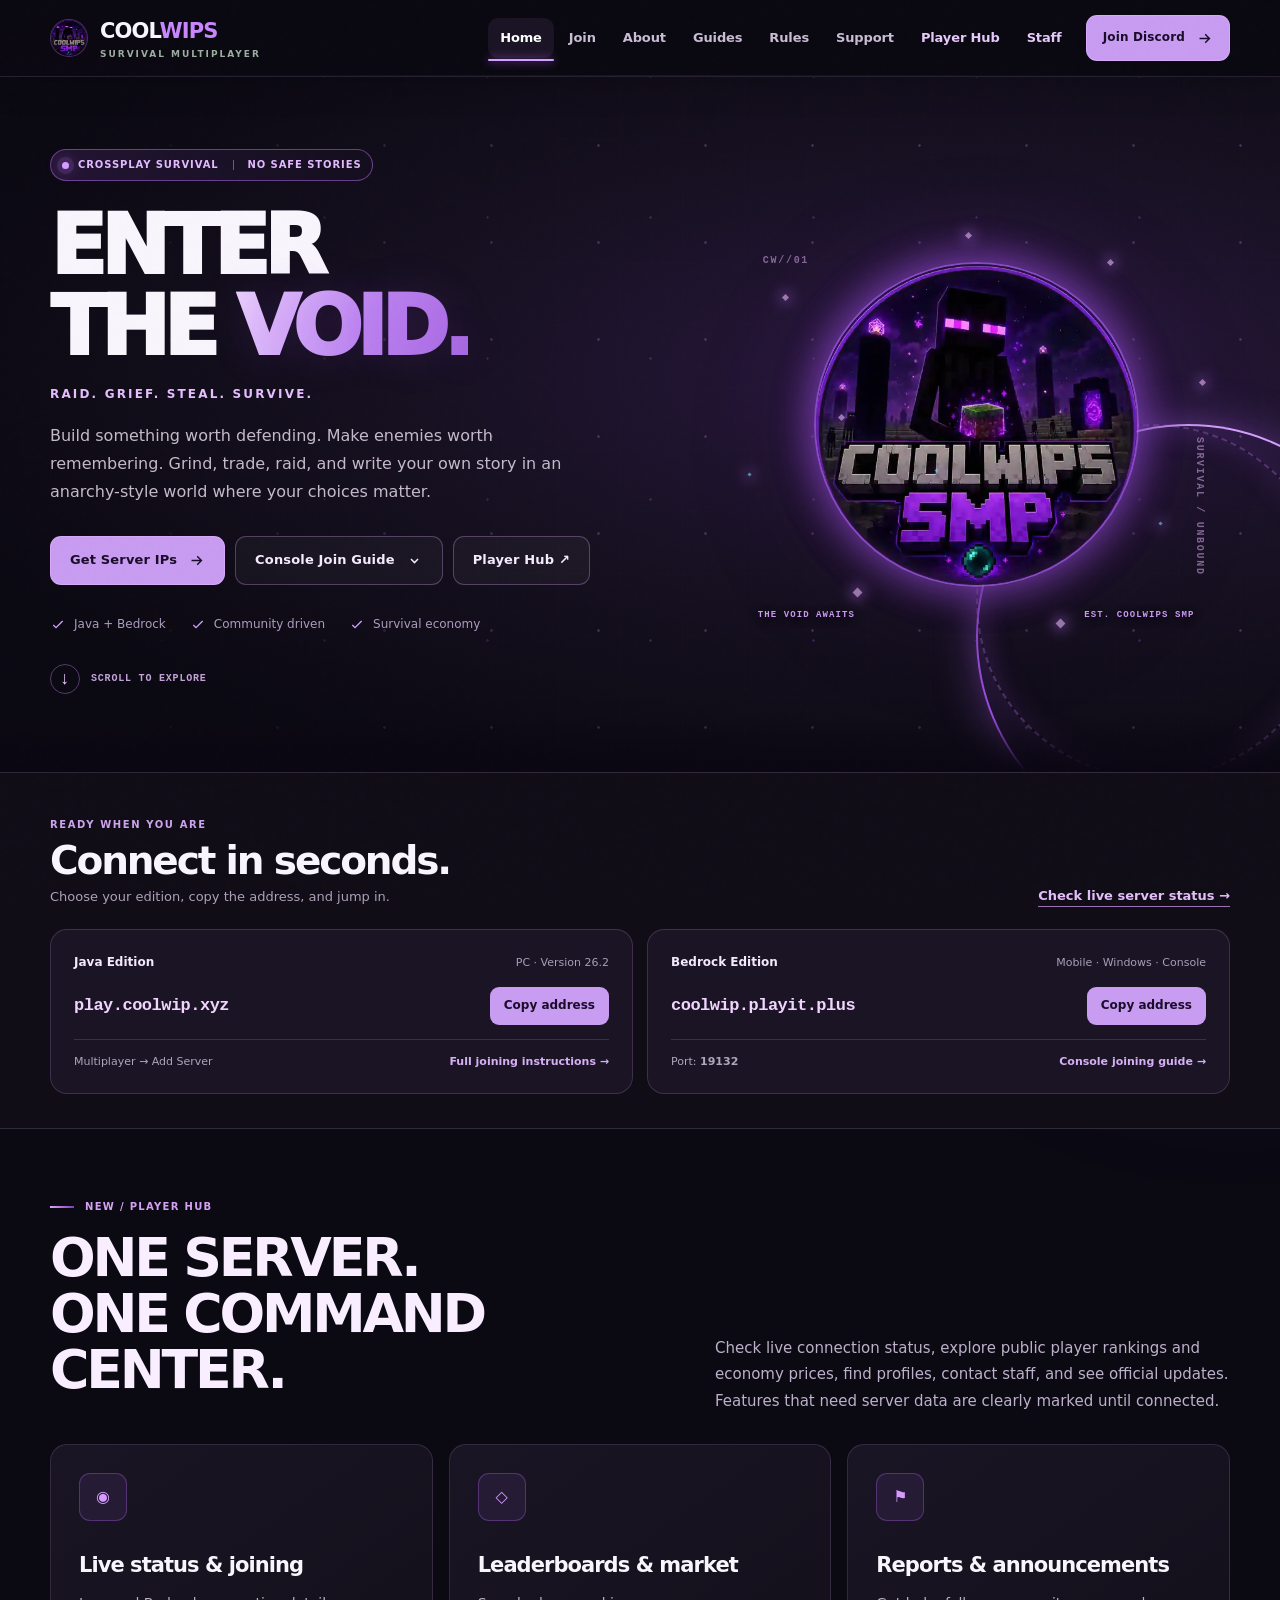
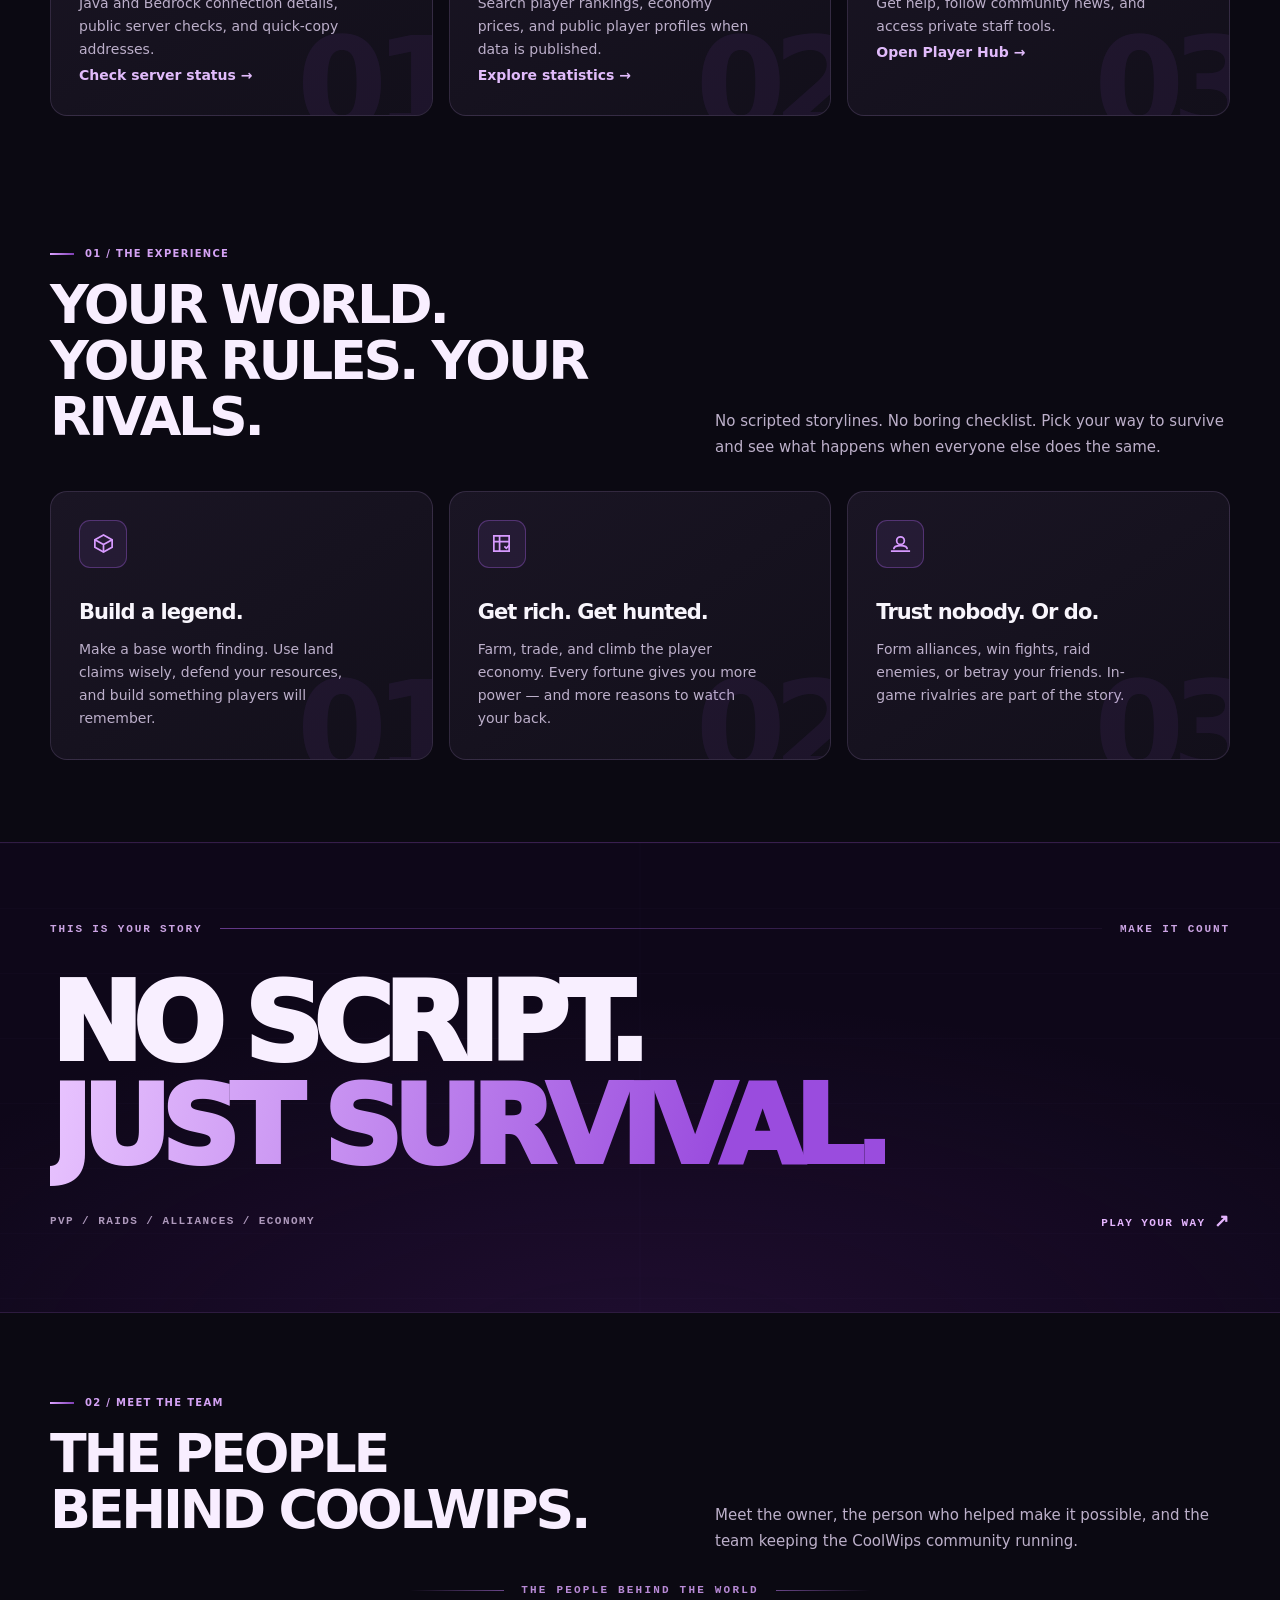
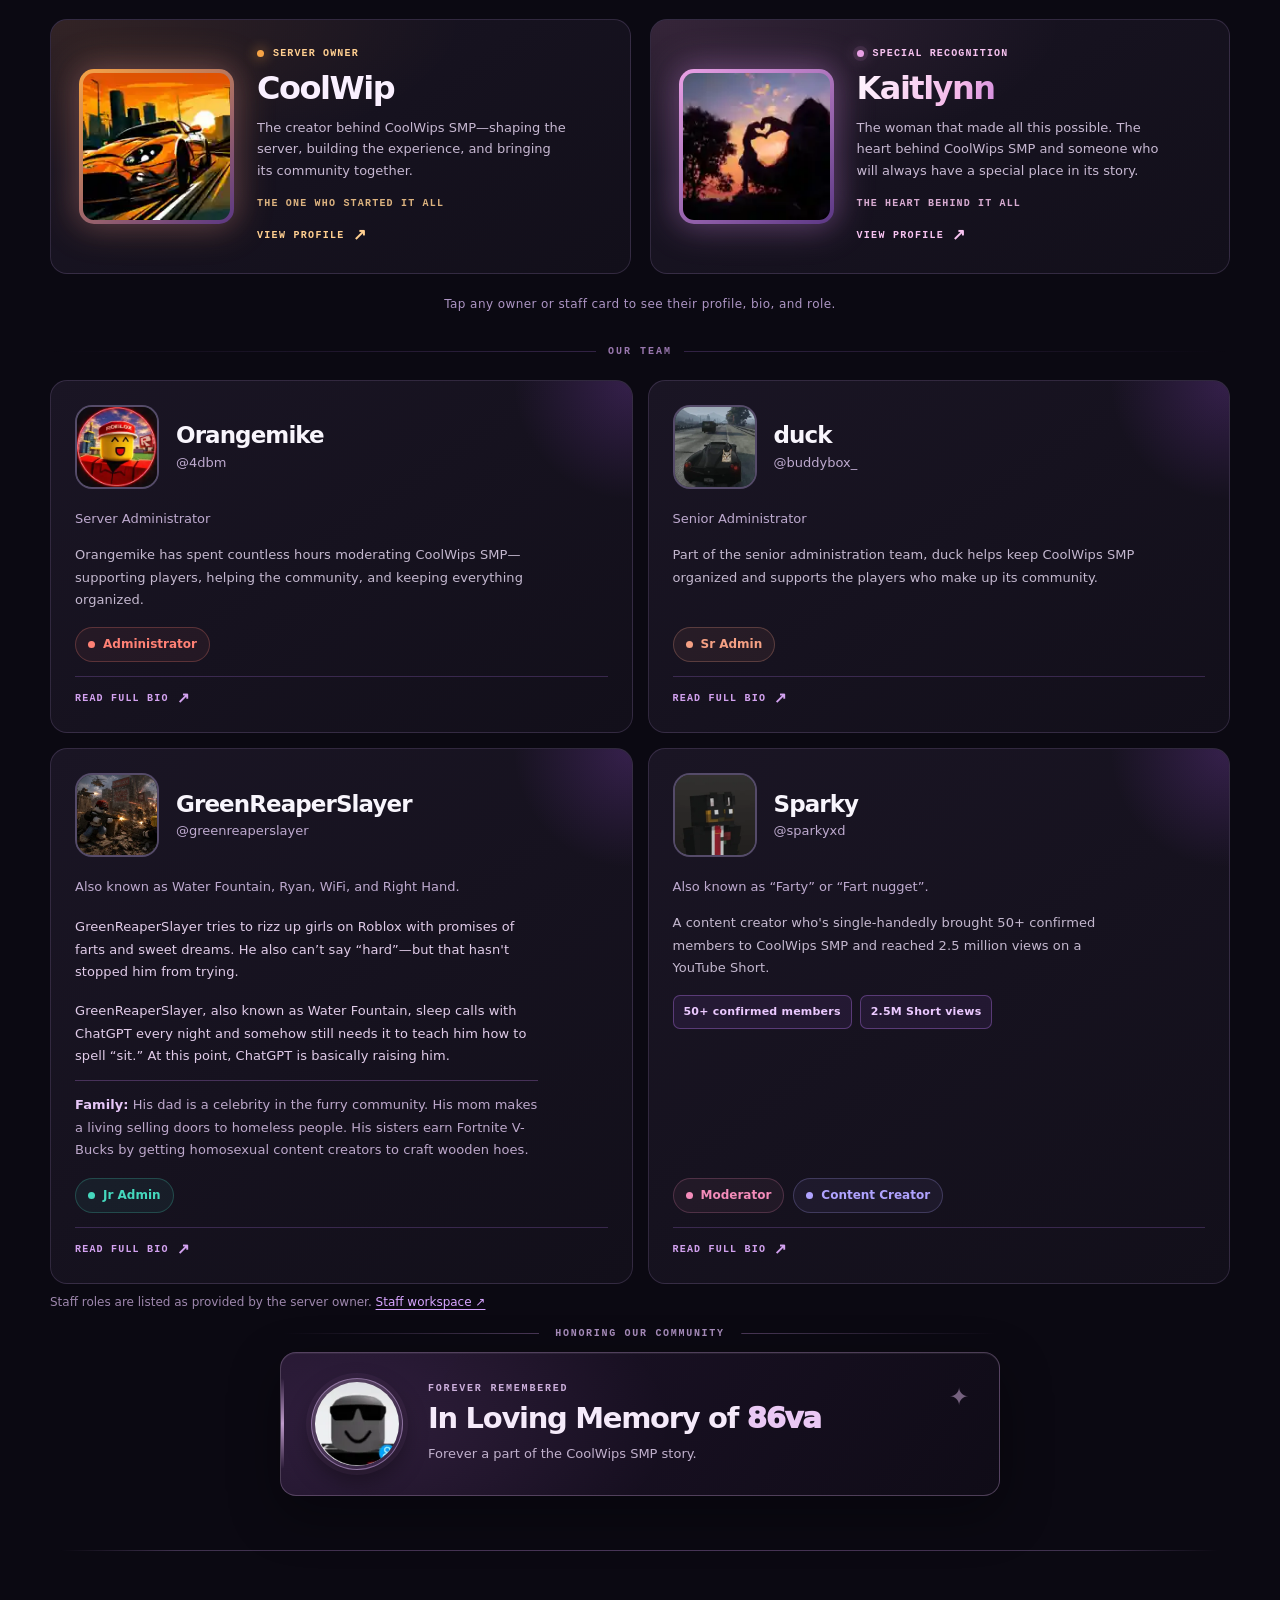
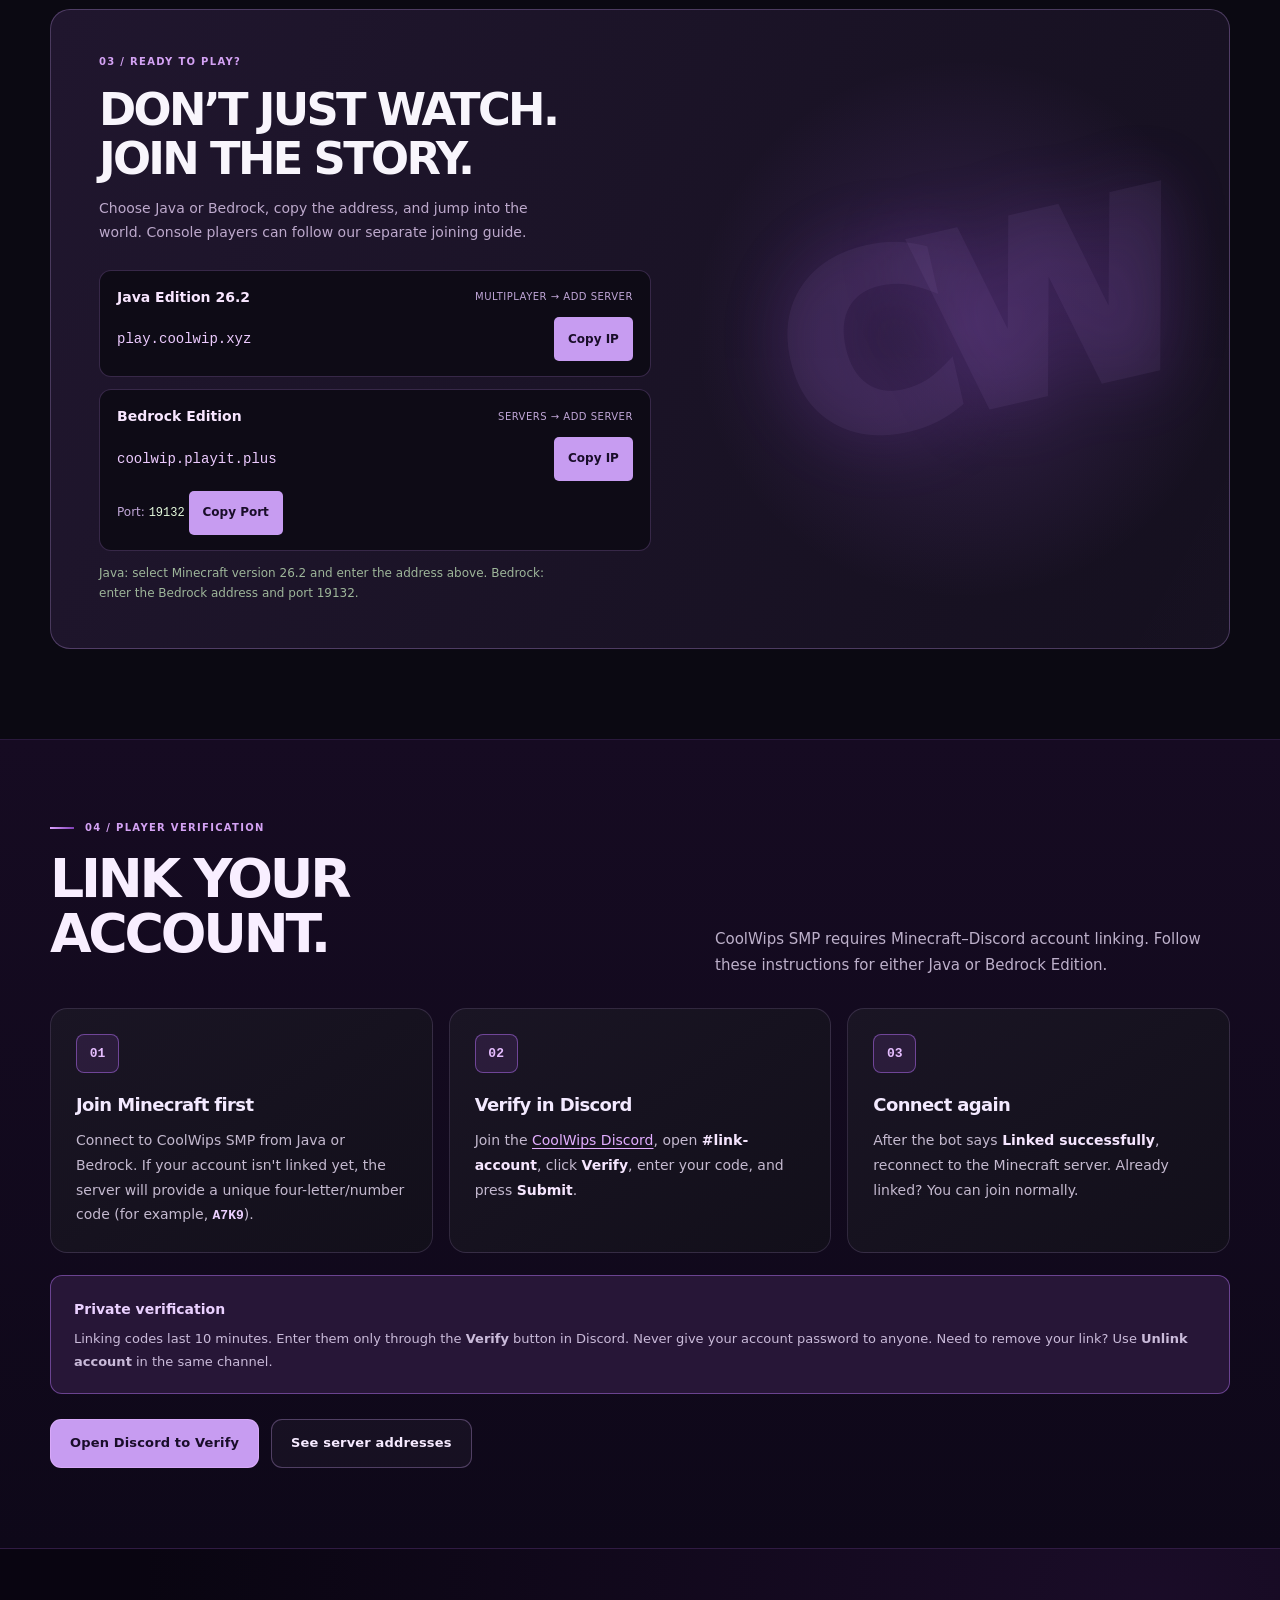
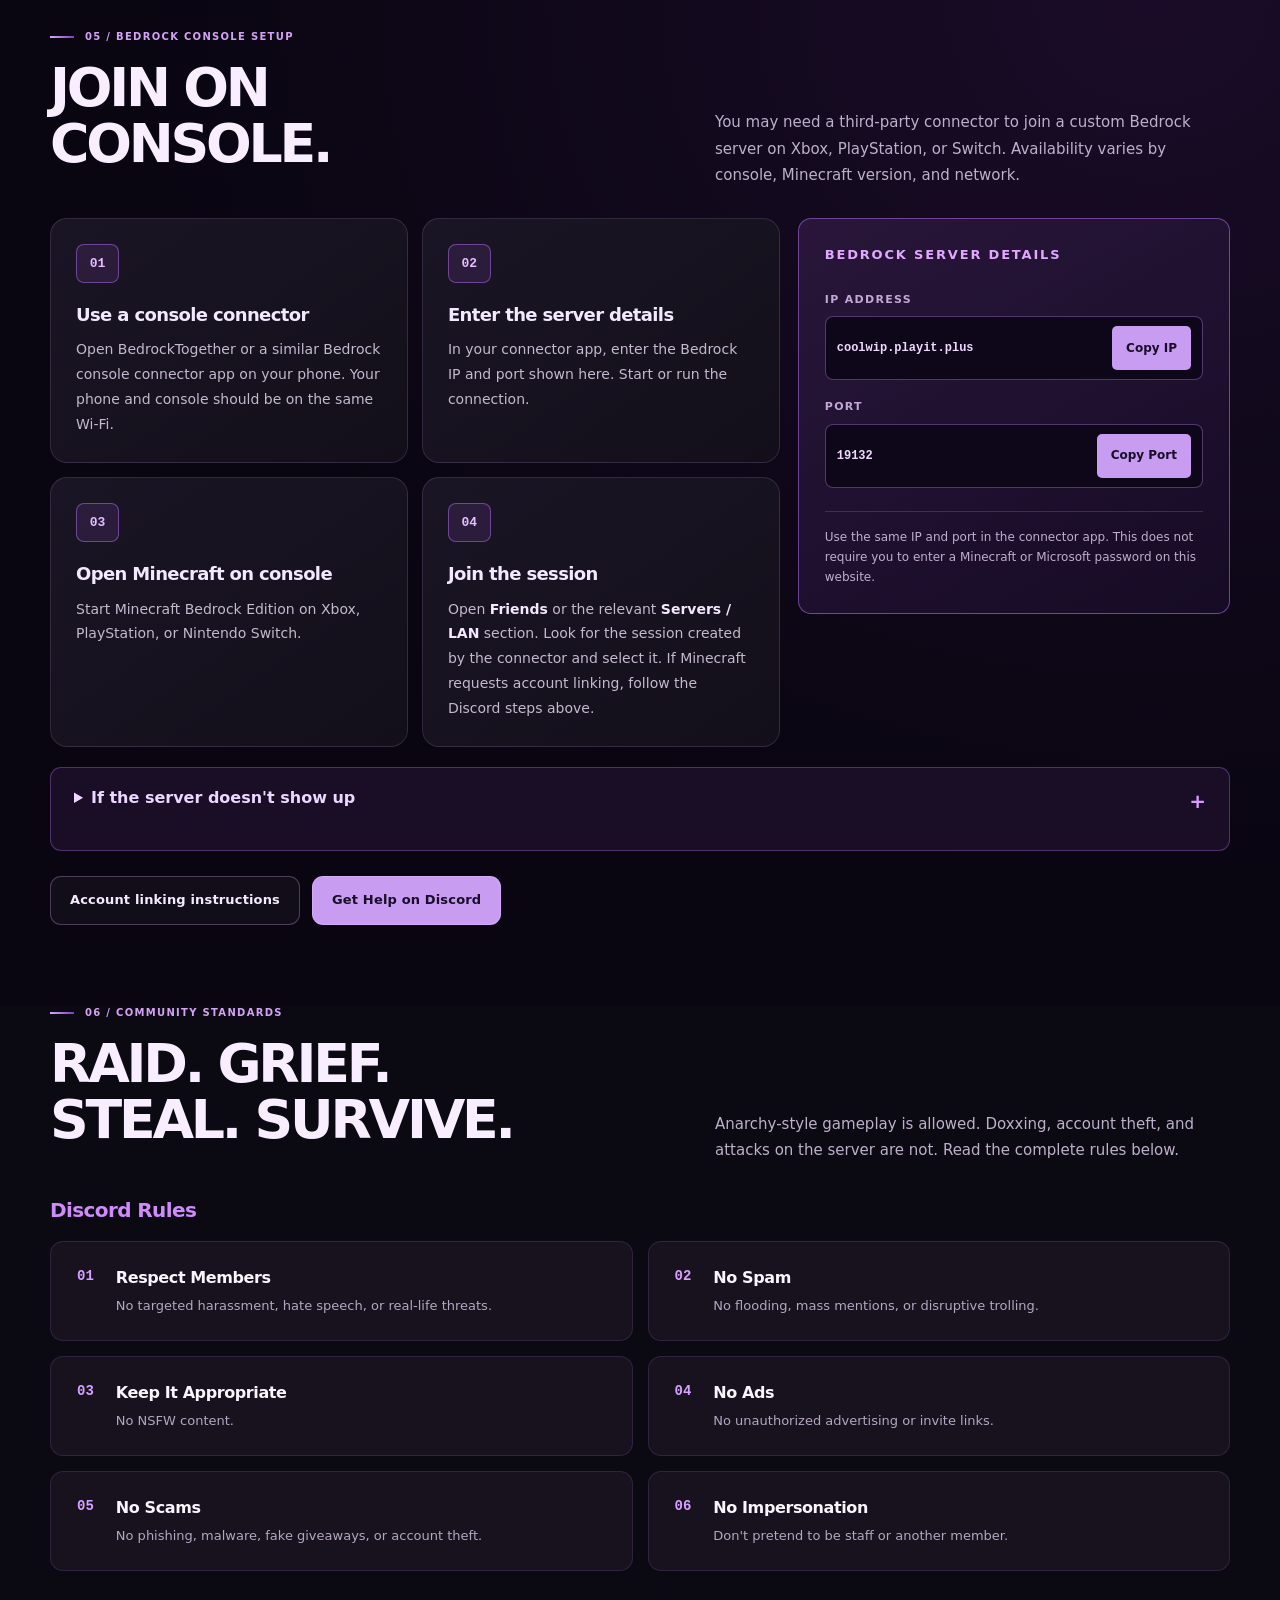
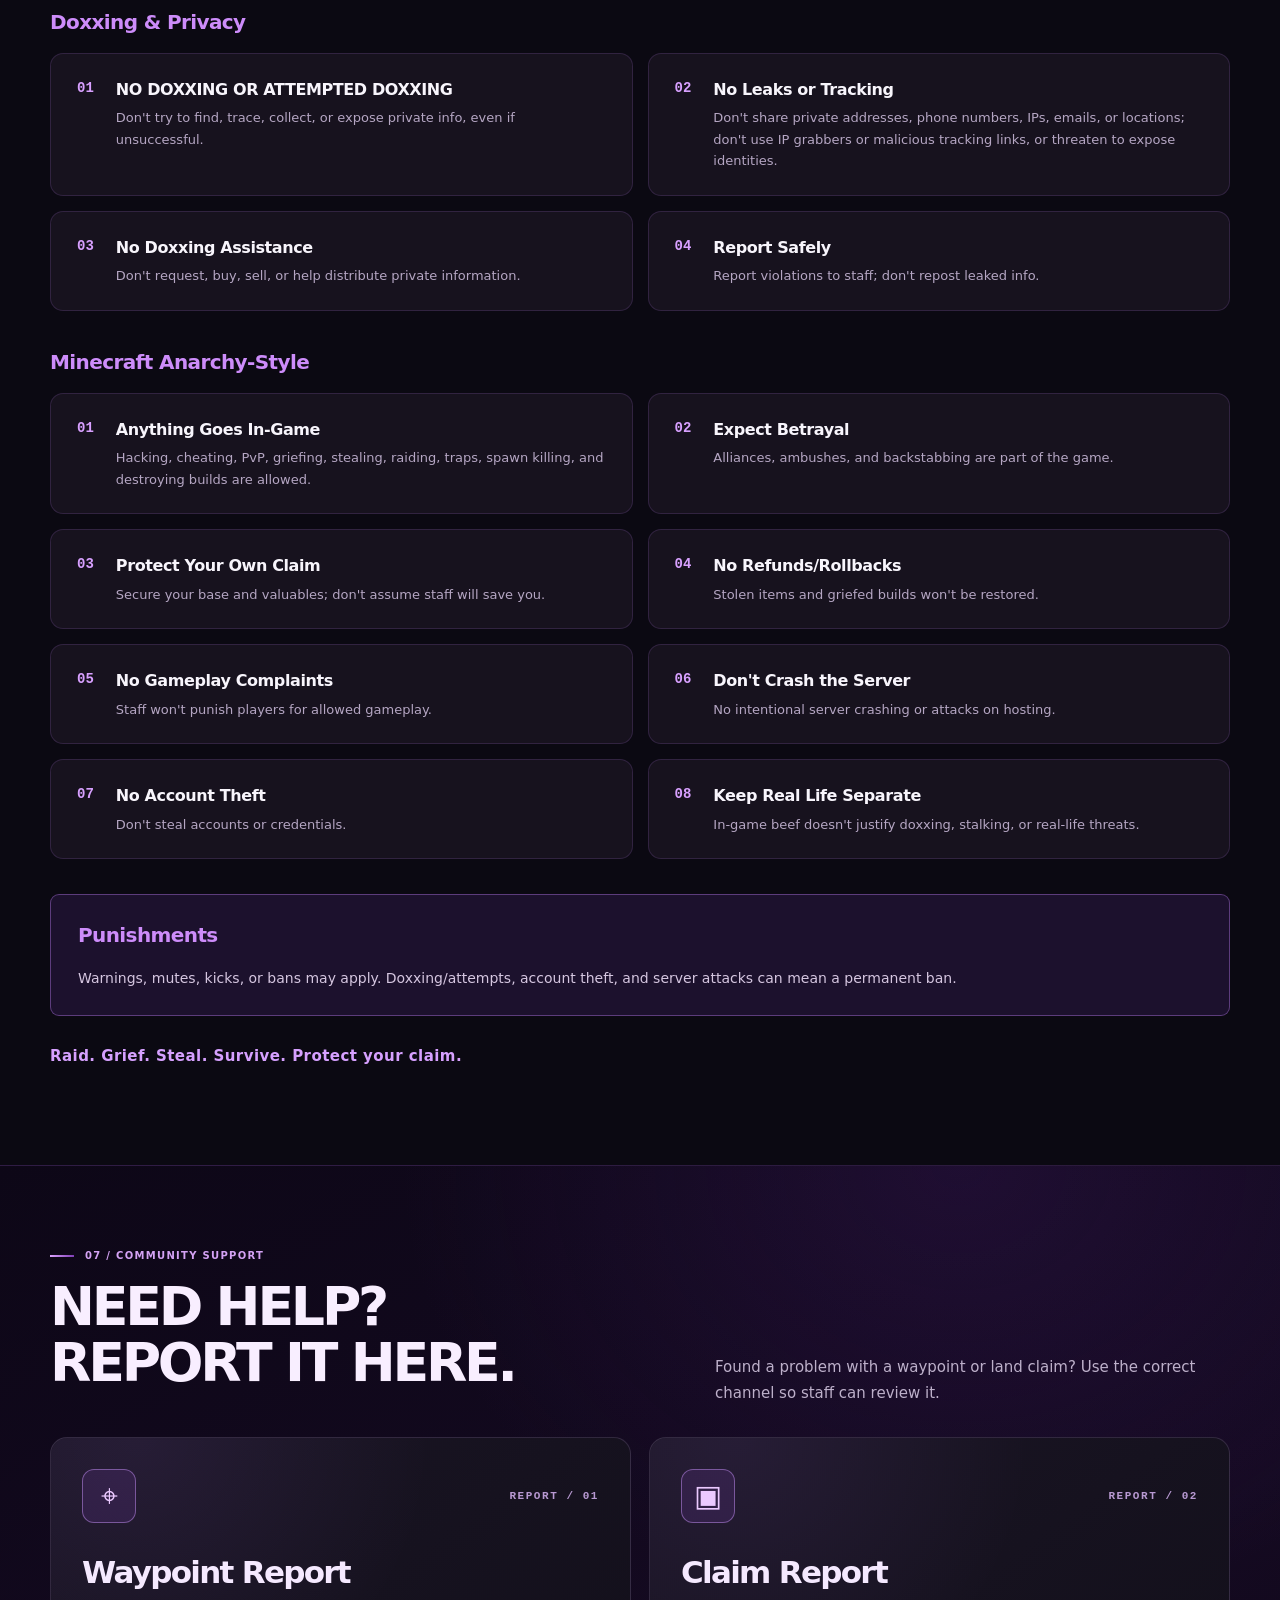
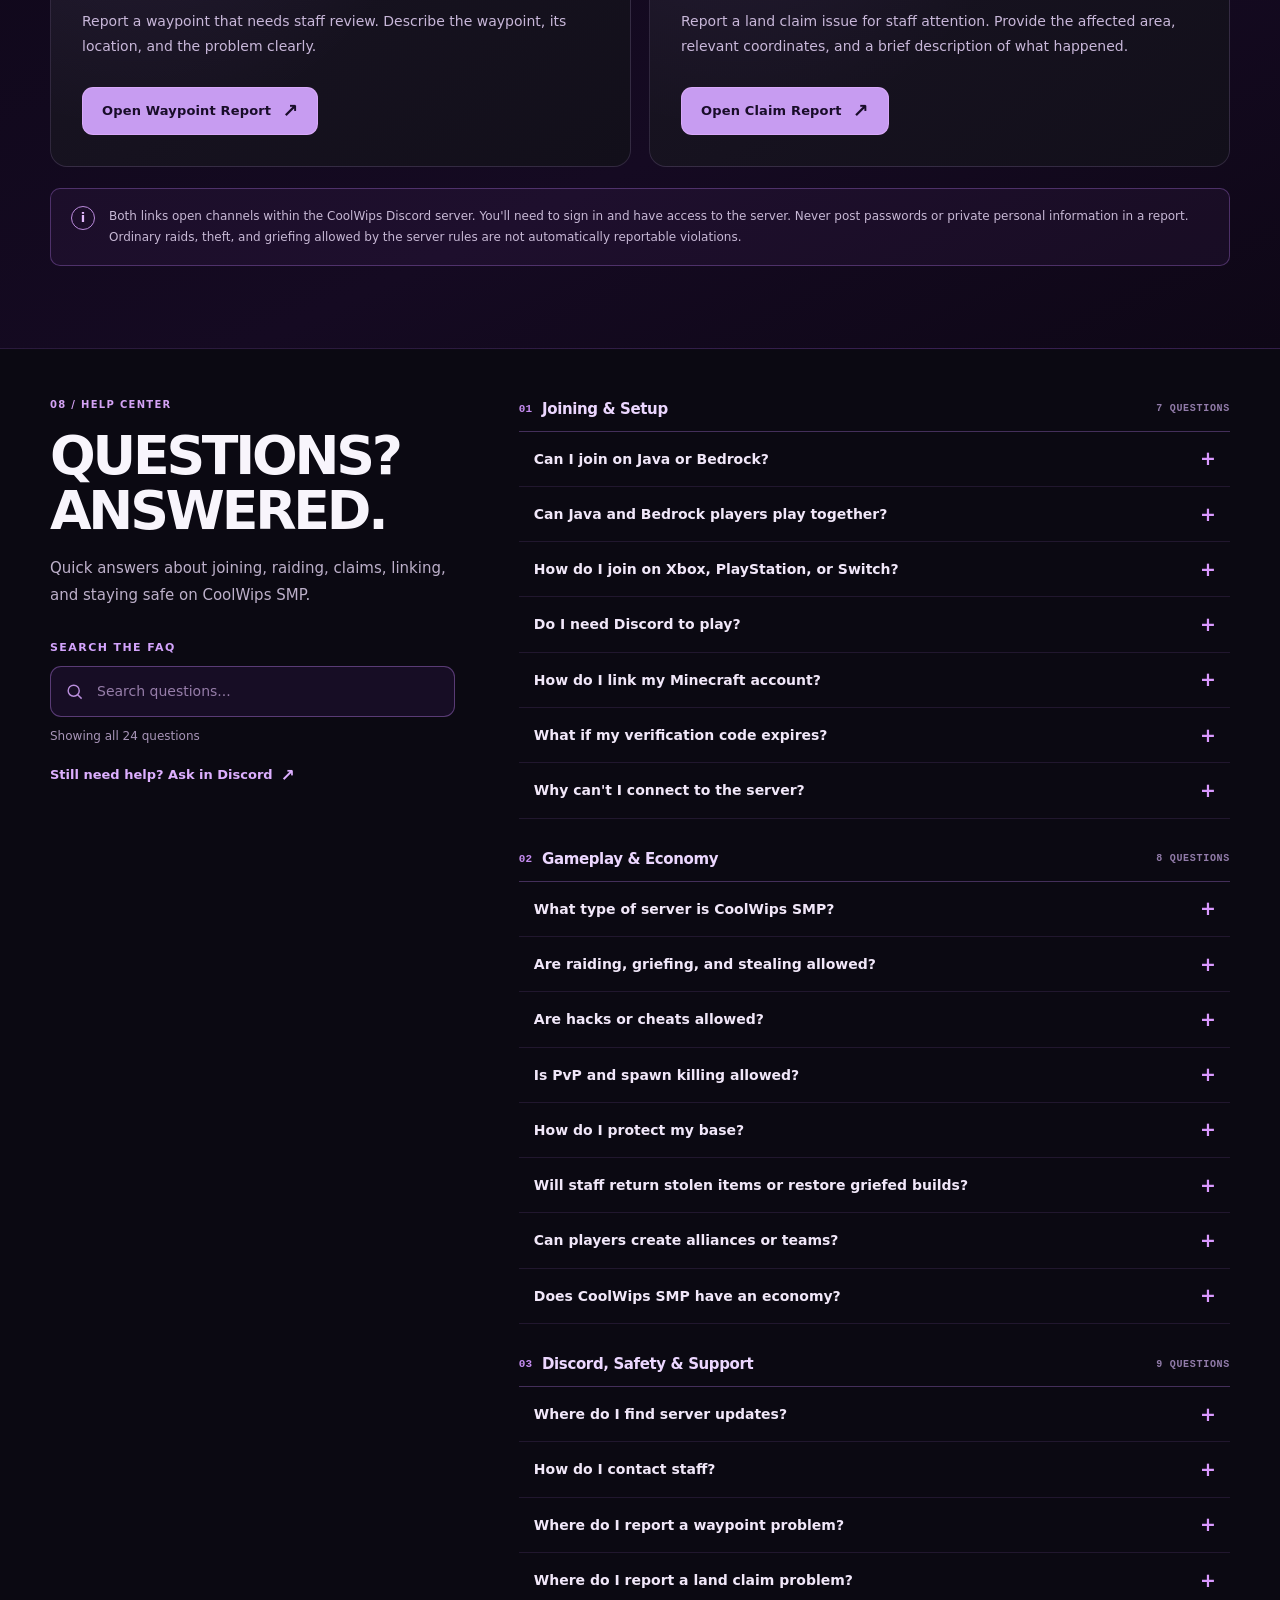
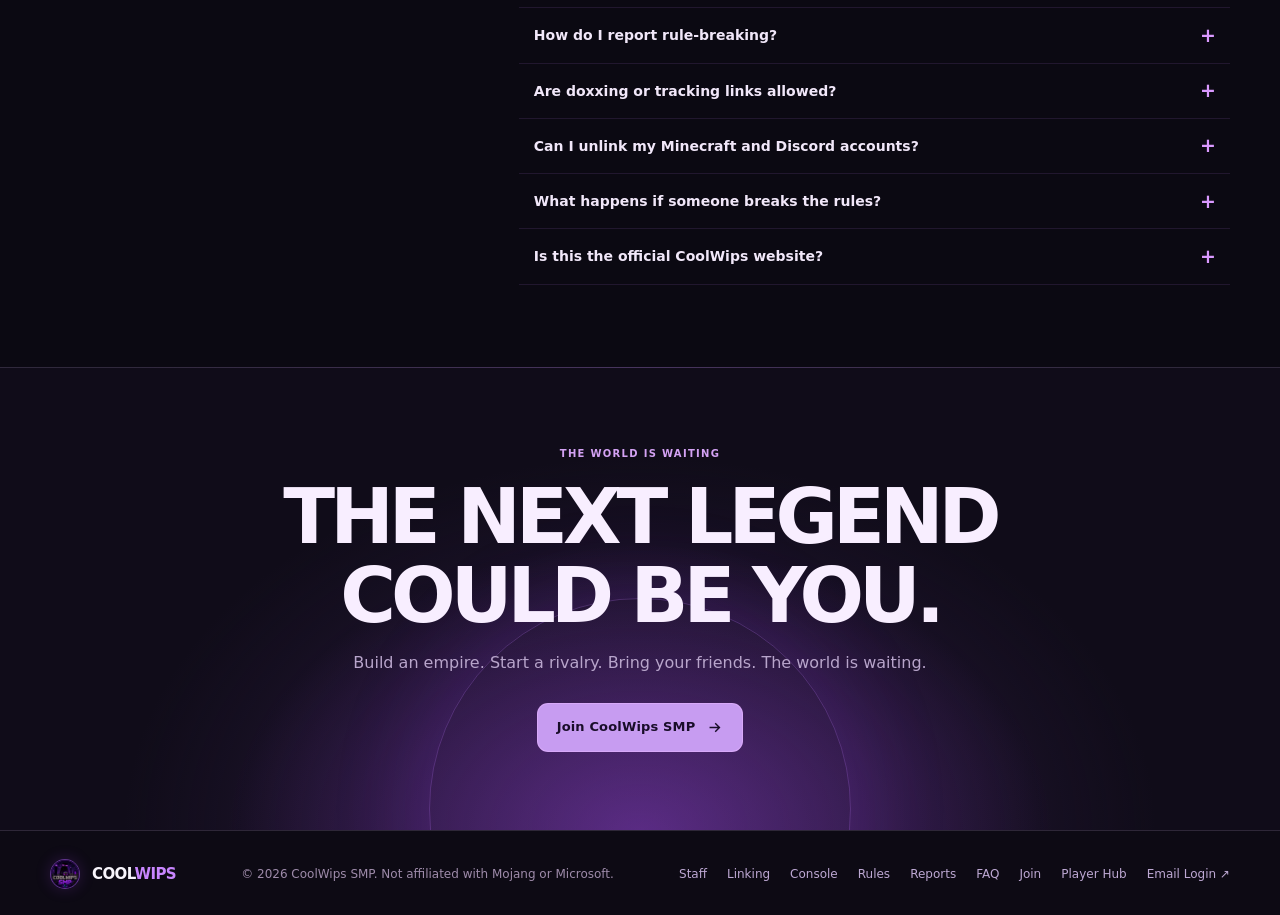
<file: index.html>
<!doctype html>
<html lang="en">
<head>
  <meta charset="utf-8" />
  <meta name="viewport" content="width=device-width, initial-scale=1, viewport-fit=cover" />
  <meta name="theme-color" content="#0b0611" />
  <meta name="color-scheme" content="dark" />
  <link rel="icon" type="image/webp" href="assets/coolwips-logo-v2.webp" />
  <meta name="description" content="CoolWips SMP: anarchy-style Minecraft survival, raids, rivalries, an economy, and Java + Bedrock crossplay. Your story starts here." />
  <meta property="og:type" content="website" />
  <meta property="og:title" content="CoolWips SMP | Enter the Void" />
  <meta property="og:description" content="Raid. Grief. Steal. Survive. Join the CoolWips SMP Minecraft community on Java or Bedrock." />
  <meta property="og:url" content="https://coolwip.xyz/" />
  <meta property="og:image" content="https://coolwip.xyz/assets/coolwips-logo-v2.webp" />
  <meta name="twitter:card" content="summary" />
  <link rel="canonical" href="https://coolwip.xyz/" />
  <title>CoolWips SMP — Enter the Void | Java &amp; Bedrock</title>
  <style>
    :root{color-scheme:dark;--bg:#080b0c;--panel:#111719;--panel2:#151b1b;--line:rgba(210,248,222,.13);--text:#f4f8f0;--muted:#a4aea7;--accent:#b5f77e;--accent2:#6edcae;--sans:Inter,ui-sans-serif,system-ui,-apple-system,BlinkMacSystemFont,"Segoe UI",sans-serif}
    *{box-sizing:border-box}html{scroll-behavior:smooth}body{margin:0;background:var(--bg);color:var(--text);font-family:var(--sans);font-size:16px;line-height:1.55;overflow-x:hidden}a{color:inherit;text-decoration:none}button{font:inherit}::selection{background:#b5f77e;color:#071108}
    .noise{position:fixed;inset:0;pointer-events:none;z-index:100;opacity:.035;background-image:url("data:image/svg+xml,%3Csvg viewBox='0 0 180 180' xmlns='http://www.w3.org/2000/svg'%3E%3Cfilter id='n'%3E%3CfeTurbulence type='fractalNoise' baseFrequency='.9' numOctaves='3' stitchTiles='stitch'/%3E%3C/filter%3E%3Crect width='100%25' height='100%25' filter='url(%23n)'/%3E%3C/svg%3E")}
    .wrap{width:min(1160px,calc(100% - 48px));margin-inline:auto}.nav{height:78px;display:flex;align-items:center;justify-content:space-between;gap:20px}.nav-shell{position:sticky;top:0;z-index:50;background:rgba(8,11,12,.84);backdrop-filter:blur(18px);border-bottom:1px solid rgba(255,255,255,.075)}
    .brand{display:flex;align-items:center;gap:12px;font-weight:900;letter-spacing:-.045em;font-size:22px;white-space:nowrap}.brand-icon{width:38px;height:38px;display:grid;place-items:center;border:1px solid #c7ff9b45;background:linear-gradient(135deg,#b7fc85,#60ca8e);color:#11251a;clip-path:polygon(25% 0,75% 0,100% 25%,100% 75%,75% 100%,25% 100%,0 75%,0 25%)}.brand-icon svg{width:23px;height:23px}.brand span span{color:var(--accent)}
    .links{display:flex;align-items:center;gap:34px;color:#c8cec8;font-size:14px;font-weight:650}.links a:not(.btn){transition:color .2s}.links a:hover{color:var(--accent)}.btn{cursor:pointer;display:inline-flex;align-items:center;justify-content:center;gap:11px;padding:13px 19px;border-radius:7px;font-size:13px;font-weight:850;letter-spacing:.012em;transition:transform .16s,background .16s,border-color .16s;border:1px solid transparent;white-space:nowrap}.btn:hover{transform:translateY(-2px)}.btn svg{width:17px;height:17px;flex:none}.btn-green{background:var(--accent);color:#12200d;box-shadow:0 0 28px rgba(181,247,126,.12)}.btn-green:hover{background:#d1ffa5}.btn-outline{background:#171e1b;border-color:#3c4c3d;color:#f6fff2}.btn-outline:hover{border-color:#b5f77e}.btn-ghost{color:var(--accent);background:#b5f77e12;border-color:#b5f77e28}.btn[disabled]{cursor:not-allowed;opacity:.65;transform:none}.mobile-menu{display:none;background:none;color:white;border:1px solid var(--line);padding:9px;border-radius:8px}.mobile-menu svg{display:block;width:22px}
    .hero{position:relative;isolation:isolate;overflow:hidden;border-bottom:1px solid var(--line);background:radial-gradient(ellipse at 79% 33%,#1a3f29 0%,#0c1611 31%,#080b0c 70%)}.hero:before{content:"";position:absolute;inset:0;z-index:-1;background-image:linear-gradient(#aaffcc0b 1px,transparent 1px),linear-gradient(90deg,#aaffcc0b 1px,transparent 1px);background-size:56px 56px;mask-image:linear-gradient(90deg,transparent,black 50%,black)}.hero-grid{display:grid;grid-template-columns:1.08fr .92fr;min-height:630px;align-items:center;gap:30px}.hero-copy{padding:82px 0 90px;position:relative;z-index:2}.eyebrow{display:inline-flex;align-items:center;gap:9px;border:1px solid #c2ff9d4a;border-radius:999px;padding:7px 11px;background:#b5f77e0d;color:#d3ffad;text-transform:uppercase;letter-spacing:.14em;font-size:10px;font-weight:850}.signal{width:7px;height:7px;border-radius:50%;background:var(--accent);box-shadow:0 0 0 5px #b5f77e20,0 0 20px #b5f77e}.hero h1{font-size:clamp(48px,6.4vw,90px);line-height:.985;letter-spacing:-.085em;margin:27px 0 22px;font-weight:920;max-width:700px}.hero h1 em{font-style:normal;color:var(--accent)}.hero-p{font-size:17px;line-height:1.75;color:#b8c3b8;max-width:500px;margin:0 0 30px}.actions{display:flex;flex-wrap:wrap;gap:11px}.micro{display:flex;gap:24px;flex-wrap:wrap;margin-top:42px;color:#9fab9e;font-size:12px}.micro span{display:flex;gap:8px;align-items:center}.micro svg{width:16px;color:var(--accent)}
    .hero-art{position:relative;min-height:470px;display:flex;align-items:center;justify-content:center;transform:translate(0,25px)}.hero-halo{width:490px;height:490px;position:absolute;left:50%;top:50%;transform:translate(-50%,-50%);border-radius:50%;background:radial-gradient(circle,#92ff7343,transparent 62%);filter:blur(19px)}.ring{position:absolute;border:1px solid rgba(195,255,160,.1);border-radius:50%;left:50%;top:50%;transform:translate(-50%,-50%);width:420px;height:420px}.ring.two{width:560px;height:560px;border-style:dashed;opacity:.4}.art-label{position:absolute;top:12%;right:8%;font-family:ui-monospace,SFMono-Regular,Consolas,monospace;font-size:10px;color:#aad29e;letter-spacing:.15em}.art-label.bottom{top:auto;right:auto;bottom:7%;left:7%}.voxel{width:330px;height:320px;position:relative;filter:drop-shadow(0 30px 40px #000b)}.terrain{position:absolute;width:210px;height:180px;left:59px;top:81px;transform:rotate(-30deg) skew(11deg,11deg);background:linear-gradient(135deg,#a9e77c,#557c40);border:2px solid #d9ffc854;box-shadow:12px 12px 0 #47724b,24px 24px 0 #2b4937,35px 35px 0 #16291f,45px 45px 0 #122218}.terrain:before{content:"";position:absolute;inset:15px;border:1px solid #cffca522;background-image:linear-gradient(90deg,#d8ffb116 1px,transparent 1px),linear-gradient(#d8ffb116 1px,transparent 1px);background-size:36px 36px}.cube{position:absolute;width:59px;height:59px;transform:rotate(-30deg) skew(11deg,11deg);background:linear-gradient(145deg,#beff94,#3e9852);box-shadow:7px 7px 0 #326b43,14px 14px 0 #255032,21px 21px 0 #132e25;z-index:2}.cube.a{left:121px;top:64px;width:69px;height:69px}.cube.b{left:209px;top:154px;width:42px;height:42px}.cube.c{left:61px;top:197px;width:42px;height:42px}.shine{position:absolute;width:130px;height:130px;background:radial-gradient(circle,#c7ff80,transparent 65%);opacity:.5;top:58px;left:98px;mix-blend-mode:screen}.hero-stamp{position:absolute;right:4%;bottom:11%;width:133px;background:#0c1510cc;border:1px solid #c0ff922e;border-radius:9px;padding:12px 14px;transform:rotate(5deg);backdrop-filter:blur(8px)}.hero-stamp b{font-size:12px;letter-spacing:.02em}.hero-stamp small{display:block;color:#9cae9a;margin-top:4px;font-size:10px}
    .bar{border-bottom:1px solid var(--line);background:#0c1110}.bar-inner{display:grid;grid-template-columns:repeat(4,1fr);align-items:center;gap:0}.bar-item{padding:24px 22px;border-right:1px solid var(--line)}.bar-item:first-child{padding-left:0}.bar-item:last-child{border-right:0}.bar-item strong{font-size:14px;display:block;letter-spacing:-.02em}.bar-item span{font-size:11px;color:#94a89c;letter-spacing:.08em;text-transform:uppercase}.section{padding:105px 0}.section-head{display:flex;align-items:flex-end;justify-content:space-between;gap:22px;margin-bottom:35px}.kicker{color:var(--accent);font-size:11px;font-weight:900;text-transform:uppercase;letter-spacing:.16em;margin-bottom:15px}.section h2{font-size:clamp(35px,4vw,57px);letter-spacing:-.06em;line-height:1.05;margin:0 0 16px}.section-intro{max-width:515px;color:var(--muted);font-size:15px;line-height:1.8;margin:0}.features{display:grid;grid-template-columns:repeat(3,1fr);gap:15px}.feature{border:1px solid var(--line);background:linear-gradient(145deg,#131a18,#0c1211);padding:32px;border-radius:12px;min-height:280px;position:relative;overflow:hidden}.feature:after{position:absolute;bottom:-35px;right:-20px;font-size:130px;font-weight:900;color:#b7ff7610;line-height:1;letter-spacing:-.1em}.feature:nth-child(1):after{content:"01"}.feature:nth-child(2):after{content:"02"}.feature:nth-child(3):after{content:"03"}.feature-icon{width:48px;height:48px;background:#aef67812;border:1px solid #aef67835;display:grid;place-items:center;border-radius:9px;color:var(--accent);margin-bottom:37px}.feature-icon svg{width:23px;height:23px}.feature h3{font-size:22px;letter-spacing:-.045em;margin:0 0 9px}.feature p{font-size:14px;color:#a2b2a8;margin:0;line-height:1.8;max-width:280px}
    .join-section{padding:0 0 110px}.join-card{display:grid;grid-template-columns:1.1fr .9fr;gap:0;min-height:320px;background:linear-gradient(118deg,#19291c,#0f1b17 55%,#122219);border:1px solid #caffab38;border-radius:16px;overflow:hidden}.join-left{padding:50px 56px}.join-left h2{font-size:clamp(31px,3.5vw,46px);letter-spacing:-.06em;margin:0 0 10px;line-height:1.1}.join-left p{color:#b3c5b5;font-size:14px;line-height:1.7;max-width:450px;margin-bottom:25px}.server-ip{border:1px solid #9fe77a54;background:#0a1510a8;display:flex;align-items:center;justify-content:space-between;gap:12px;border-radius:8px;padding:11px 11px 11px 18px;max-width:420px}.server-ip code{font-size:14px;letter-spacing:.012em;color:#e0ffca;overflow-wrap:anywhere}.copy{color:#101c12;background:var(--accent);border:0;cursor:pointer;padding:9px 12px;border-radius:5px;font-size:12px;font-weight:900;flex:none}.copy:disabled{background:#546352;color:#c4cbc2;cursor:not-allowed}.join-right{position:relative;display:flex;align-items:center;justify-content:center;overflow:hidden}.join-right:before{position:absolute;inset:0;content:"";background:radial-gradient(circle,#b5f77e1a,transparent 60%)}.join-glyph{font-size:clamp(145px,19vw,240px);font-weight:950;color:#b5f77e12;line-height:1;letter-spacing:-.13em;transform:rotate(-13deg);user-select:none}.rules{display:grid;grid-template-columns:1fr 1fr;gap:15px;counter-reset:rules}.rule{background:#101614;border:1px solid var(--line);border-radius:9px;padding:23px 26px;display:flex;gap:22px;align-items:flex-start}.rule span{font-family:ui-monospace,SFMono-Regular,Consolas,monospace;font-size:14px;color:var(--accent);font-weight:850}.rule h3{font-size:16px;letter-spacing:-.025em;margin:0 0 5px}.rule p{font-size:13px;line-height:1.65;color:var(--muted);margin:0}.faq{display:grid;grid-template-columns:1fr 1.2fr;gap:55px;margin-top:38px}.faq details{border-bottom:1px solid var(--line);padding:20px 0}.faq summary{font-size:15px;font-weight:750;cursor:pointer;list-style:none;display:flex;justify-content:space-between;gap:20px}.faq summary:after{content:"+";color:var(--accent);font-size:23px;line-height:1}.faq details[open] summary:after{content:"−"}.faq details p{color:var(--muted);font-size:14px;line-height:1.75}.closing{border-top:1px solid var(--line);background:radial-gradient(ellipse at 50% 100%,#203b22 0,transparent 55%),#0d1510;padding:85px 0;text-align:center}.closing h2{font-size:clamp(38px,5vw,64px);letter-spacing:-.065em;line-height:1.04;margin:0 0 15px}.closing p{color:var(--muted);margin:0 0 28px}.footer{border-top:1px solid var(--line);padding:28px 0;background:#0a100d}.footer-inner{display:flex;justify-content:space-between;gap:20px;align-items:center}.footer small{color:#91a197;font-size:12px}.footer nav{display:flex;gap:20px;color:#abb7ac;font-size:12px}
    .edition-list{display:grid;gap:12px;margin-top:20px}.edition-card{border:1px solid #9fe77a54;background:#0a1510b8;padding:15px 17px;border-radius:9px}.edition-head{display:flex;align-items:center;justify-content:space-between;gap:12px;margin-bottom:9px}.edition-head strong{font-size:14px;color:#e7fbe5}.edition-head span{font-size:10px;letter-spacing:.05em;text-transform:uppercase;color:#a4bca7}.edition-address{display:flex;justify-content:space-between;align-items:center;gap:10px;flex-wrap:wrap}.edition-address code{color:#d5ffbc;font-size:clamp(11px,1.45vw,14px);overflow-wrap:anywhere;min-width:0}.edition-port{font-size:12px;color:#b1c2b1;margin-top:10px}.edition-port code{color:#e4fadd}.copy-small{border:0;background:var(--accent);color:#101c12;border-radius:5px;padding:8px 11px;font-size:12px;font-weight:850;cursor:pointer;flex:none}.join-hint{font-size:12px!important;margin:12px 0 0!important;color:#9eb69a!important}.rule-groups{display:grid;gap:35px}.rule-group>h3{font-size:20px;letter-spacing:-.03em;color:var(--accent);margin:0 0 15px}.punishments{border:1px solid #9fe77a54;background:#111d15;padding:24px 27px;border-radius:9px}.punishments p{color:#b9cbb8;line-height:1.75;margin:0;font-size:14px}.rules-tagline{color:var(--accent);font-size:15px;font-weight:850;letter-spacing:.03em;margin-top:28px}
    .links{gap:22px}.staff-section{padding-top:10px}.staff-grid{display:grid;grid-template-columns:repeat(2,minmax(0,1fr));gap:18px}.staff-card{position:relative;background:linear-gradient(145deg,#152019,#0c1412 82%);border:1px solid #b8ff7c24;border-radius:14px;padding:26px 26px 24px;overflow:hidden;transition:transform .2s,border-color .2s,box-shadow .2s}.staff-card:hover{transform:translateY(-3px);border-color:#a8f4776b;box-shadow:0 15px 32px #0004}.staff-card:after{content:"";position:absolute;top:0;right:0;width:120px;height:120px;background:radial-gradient(circle at 100% 0%,#b7ff7615,transparent 68%);pointer-events:none}.staff-card-top{display:flex;align-items:center;gap:17px;min-width:0}.staff-card img{width:84px;height:84px;border-radius:20px;object-fit:cover;background:#1e2c22;border:2px solid #c1fb965c;flex:none}.staff-identity{min-width:0}.staff-identity h3{font-size:clamp(17px,2vw,23px);letter-spacing:-.04em;margin:0;overflow-wrap:anywhere}.staff-identity p{font-size:13px;color:#a4b4a8;margin:3px 0 0;overflow-wrap:anywhere}.staff-nickname{font-size:13px;color:#b8c9b7;margin:20px 0 14px;min-height:20px}.staff-roles{display:flex;flex-wrap:wrap;gap:9px}.staff-role{display:inline-flex;align-items:center;gap:8px;background:#aaf77f13;border:1px solid #aaf77f40;border-radius:999px;padding:7px 12px;color:#d7ffd0;font-size:12px;font-weight:800}.staff-role:before{content:"";width:7px;height:7px;background:currentColor;border-radius:50%}.staff-role.administrator{color:#ff8175;background:#ff817510;border-color:#ff817540}.staff-role.senior{color:#f4a084;background:#f4a08412;border-color:#f4a08440}.staff-role.junior{color:#45d8bd;background:#45d8bd10;border-color:#45d8bd3c}.staff-role.moderator{color:#f48cba;background:#f48cba0e;border-color:#f48cba36}.staff-role.creator{color:#b0a3ff;background:#b0a3ff10;border-color:#b0a3ff3c}.staff-footnote{color:#8e9f91;font-size:12px;margin:18px 0 0}@media(max-width:700px){.staff-grid{grid-template-columns:1fr}.staff-card{padding:22px}.staff-card img{width:72px;height:72px;border-radius:16px}}@media(max-width:360px){.staff-card-top{gap:12px}.staff-card img{width:60px;height:60px}.staff-role{font-size:11px}}
    .toast{position:fixed;z-index:110;bottom:24px;left:50%;transform:translate(-50%,22px);background:#c2fa94;color:#0d1a0f;padding:12px 20px;border-radius:7px;font-size:13px;font-weight:850;opacity:0;pointer-events:none;transition:all .25s;box-shadow:0 10px 35px #0008}.toast.show{transform:translate(-50%,0);opacity:1}a:focus-visible,button:focus-visible,summary:focus-visible{outline:3px solid var(--accent);outline-offset:3px}
    @media(max-width:850px){.hero-grid{grid-template-columns:1fr;min-height:unset;gap:0}.hero-copy{padding:76px 0 5px}.hero-art{min-height:340px;transform:none}.voxel{transform:scale(.82)}.ring{width:320px;height:320px}.ring.two{width:420px;height:420px}.bar-inner{grid-template-columns:repeat(2,1fr)}.bar-item{padding:18px 15px;border-bottom:1px solid var(--line)}.bar-item:nth-child(2){border-right:0}.bar-item:nth-child(3),.bar-item:nth-child(4){border-bottom:0}.features{grid-template-columns:1fr 1fr}.features .feature:last-child{grid-column:span 2}.join-card{grid-template-columns:1fr}.join-right{display:none}.faq{grid-template-columns:1fr;gap:10px}.links{gap:15px}}
    @media(max-width:600px){.wrap{width:min(100% - 32px,1160px)}.nav{height:66px}.nav .links{position:absolute;top:66px;left:0;right:0;background:#0c1310;padding:20px 16px;border-bottom:1px solid var(--line);display:none;flex-direction:column;align-items:stretch;gap:15px}.nav .links.open{display:flex}.mobile-menu{display:block}.hero-copy{padding-top:58px}.hero h1{font-size:clamp(47px,13vw,66px)}.hero-p{font-size:15px}.hero-art{min-height:300px}.voxel{transform:scale(.71)}.art-label{display:none}.hero-stamp{right:3%;bottom:6%;transform:rotate(3deg)}.bar-item{padding:18px 10px}.bar-item strong{font-size:12px}.bar-item span{font-size:9px}.section{padding:72px 0}.section-head{display:block}.features{grid-template-columns:1fr}.features .feature:last-child{grid-column:auto}.feature{min-height:245px}.join-section{padding-bottom:75px}.join-left{padding:32px 24px}.rules{grid-template-columns:1fr}.closing{padding:66px 0}.footer-inner{display:block}.footer nav{margin-top:14px}.actions .btn{flex:1}.micro{gap:14px;margin-top:28px}.hero-halo{width:330px;height:330px}}
    @media(prefers-reduced-motion:reduce){html{scroll-behavior:auto}*,*:before,*:after{transition:none!important;animation:none!important}}
  </style>
  <link rel="stylesheet" href="assets/void-theme.css?v=2" />
  <link rel="stylesheet" href="assets/experience.css?v=4" />
  <link rel="stylesheet" href="assets/mobile-polish.css?v=1" />
  <link rel="stylesheet" href="assets/site-polish.css?v=1" />
</head>
<body>
  <a class="skip-link" href="#join">Skip to join details</a>
  <div class="noise" aria-hidden="true"></div>
  <div class="scroll-progress" aria-hidden="true"></div>
  <div class="atmosphere-orb atmosphere-orb-one" aria-hidden="true"></div>
  <div class="atmosphere-orb atmosphere-orb-two" aria-hidden="true"></div>
  <header class="nav-shell">
    <div class="wrap nav">
      <a href="#home" class="brand" aria-label="CoolWips SMP home"><span class="brand-icon" aria-hidden="true"><img src="assets/coolwips-logo-v2.webp" alt="" width="38" height="38" /></span><span>COOL<span>WIPS</span><small style="display:block;font-size:9px;letter-spacing:.22em;color:#9caea0;font-weight:850;margin-top:-2px">SURVIVAL MULTIPLAYER</small></span></a>
      <button class="mobile-menu" type="button" aria-label="Open navigation" aria-controls="navLinks" aria-expanded="false" id="menuButton"><svg viewBox="0 0 24 24" fill="none" stroke="currentColor" stroke-width="2"><path d="M4 7h16M4 12h16M4 17h16"/></svg></button>
      <nav class="links" id="navLinks" aria-label="Primary navigation">
  <a href="#home">Home</a>
  <a href="#join">Join</a>
  <a href="#about">About</a>
  <a href="#link-account">Guides</a>
  <a href="#rules">Rules</a>
  <a href="#reports">Support</a>
  <a href="hub.html" class="hub-nav">Player Hub</a>
  <a href="https://staff.coolwip.xyz/staff" class="hub-nav">Staff</a>
  <a class="btn btn-green discord-link" href="https://discord.gg/KDA3Z7n954" target="_blank" rel="noopener noreferrer">Join Discord <svg viewBox="0 0 24 24" fill="none" stroke="currentColor" stroke-width="2" aria-hidden="true"><path d="M5 12h14m-6-6 6 6-6 6"/></svg></a>
</nav>
    </div>
  </header>
  <main>
    <section class="hero" id="home">
      <div class="wrap hero-grid">
        <div class="hero-copy">
          <span class="eyebrow"><span class="signal"></span> CROSSPLAY SURVIVAL <span class="eyebrow-divider"></span> NO SAFE STORIES</span>
          <h1>ENTER<br/>THE <em>VOID.</em></h1>
          <p class="hero-strap">RAID. GRIEF. STEAL. SURVIVE.</p>
          <p class="hero-p">Build something worth defending. Make enemies worth remembering. Grind, trade, raid, and write your own story in an anarchy-style world where your choices matter.</p>
          <div class="actions"><a href="#join" class="btn btn-green">Get Server IPs <svg viewBox="0 0 24 24" fill="none" stroke="currentColor" stroke-width="2"><path d="M5 12h14m-6-6 6 6-6 6"/></svg></a><a href="#console" class="btn btn-outline">Console Join Guide <svg viewBox="0 0 24 24" fill="none" stroke="currentColor" stroke-width="2"><path d="m7 10 5 5 5-5"/></svg></a><a href="hub.html" class="btn btn-outline">Player Hub ↗</a></div>
          <div class="micro" aria-label="CoolWips gameplay highlights"><span><svg viewBox="0 0 24 24" fill="none" stroke="currentColor" stroke-width="2"><path d="m5 12 4 4L19 6"/></svg> Java + Bedrock</span><span><svg viewBox="0 0 24 24" fill="none" stroke="currentColor" stroke-width="2"><path d="m5 12 4 4L19 6"/></svg> Community driven</span><span><svg viewBox="0 0 24 24" fill="none" stroke="currentColor" stroke-width="2"><path d="m5 12 4 4L19 6"/></svg> Survival economy</span></div>
          <a class="discover-link" href="#about"><span class="discover-arrow" aria-hidden="true">↓</span> SCROLL TO EXPLORE</a>
        </div>
        <div class="hero-art" aria-label="CoolWips SMP Enderman logo with animated purple portal"><div class="portal-glow" aria-hidden="true"></div><div class="portal-ring outer" aria-hidden="true"></div><div class="portal-ring inner" aria-hidden="true"></div><div class="portal-core"><img src="assets/coolwips-logo-v2.webp" alt="CoolWips SMP Enderman and purple portal logo" width="390" height="390" decoding="async" fetchpriority="high" /></div><div class="void-sparks" aria-hidden="true"><i class="void-spark" style="--x:12%;--y:21%;--d:0s"></i><i class="void-spark" style="--x:76%;--y:13%;--d:0.39s"></i><i class="void-spark" style="--x:86%;--y:72%;--d:0.78s"></i><i class="void-spark" style="--x:26%;--y:87%;--d:1.17s"></i><i class="void-spark" style="--x:48%;--y:7%;--d:1.56s"></i><i class="void-spark" style="--x:5%;--y:61%;--d:1.9500000000000002s"></i><i class="void-spark" style="--x:94%;--y:40%;--d:2.34s"></i><i class="void-spark" style="--x:66%;--y:94%;--d:2.73s"></i><i class="void-spark" style="--x:42%;--y:60%;--d:3.12s"></i><i class="void-spark" style="--x:23%;--y:48%;--d:3.5100000000000002s"></i></div><div class="void-caption"><span>THE VOID AWAITS</span><span>EST. COOLWIPS SMP</span></div><div class="hero-coordinate coordinate-one">CW//01</div><div class="hero-coordinate coordinate-two">SURVIVAL / UNBOUND</div></div>
      </div>
    </section>
    <section class="quick-connect" id="connect" aria-labelledby="quick-connect-heading">
      <div class="wrap">
        <div class="qc-heading">
          <div><div class="qc-label">READY WHEN YOU ARE</div><h2 id="quick-connect-heading">Connect in seconds.</h2><p class="qc-desc">Choose your edition, copy the address, and jump in.</p></div>
          <a class="qc-all" href="hub.html#status">Check live server status →</a>
        </div>
        <div class="qc-grid">
          <article class="qc-card">
            <div class="qc-card-top"><span class="qc-edition">Java Edition</span><span class="qc-subtitle">PC · Version 26.2</span></div>
            <div class="qc-details"><code>play.coolwip.xyz</code><button class="copy-small" type="button" data-copy="play.coolwip.xyz" aria-label="Copy Java server address">Copy address</button></div>
            <div class="qc-card-foot"><span>Multiplayer → Add Server</span><a href="#join">Full joining instructions →</a></div>
          </article>
          <article class="qc-card">
            <div class="qc-card-top"><span class="qc-edition">Bedrock Edition</span><span class="qc-subtitle">Mobile · Windows · Console</span></div>
            <div class="qc-details"><code>coolwip.playit.plus</code><button class="copy-small" type="button" data-copy="coolwip.playit.plus" aria-label="Copy Bedrock server address">Copy address</button></div>
            <div class="qc-card-foot"><span>Port: <strong>19132</strong></span><a href="#console">Console joining guide →</a></div>
          </article>
        </div>
      </div>
    </section>

    <section class="section" id="player-hub-preview" style="padding-top:60px;padding-bottom:25px">
 <div class="wrap">
  <div class="section-head"><div><div class="kicker">NEW / PLAYER HUB</div><h2>ONE SERVER.<br/>ONE COMMAND CENTER.</h2></div><p class="section-intro">Check live connection status, explore public player rankings and economy prices, find profiles, contact staff, and see official updates. Features that need server data are clearly marked until connected.</p></div>
  <div class="features">
   <article class="feature"><div class="feature-icon" aria-hidden="true">◉</div><h3>Live status &amp; joining</h3><p>Java and Bedrock connection details, public server checks, and quick-copy addresses.</p><p><a href="hub.html#status">Check server status →</a></p></article>
   <article class="feature"><div class="feature-icon" aria-hidden="true">◇</div><h3>Leaderboards &amp; market</h3><p>Search player rankings, economy prices, and public player profiles when data is published.</p><p><a href="hub.html#leaderboards">Explore statistics →</a></p></article>
   <article class="feature"><div class="feature-icon" aria-hidden="true">⚑</div><h3>Reports &amp; announcements</h3><p>Get help, follow community news, and access private staff tools.</p><p><a href="hub.html#reports">Open Player Hub →</a></p></article>
  </div>
 </div>
</section>
    <section class="section" id="about"><div class="wrap"><div class="section-head"><div><div class="kicker">01 / The experience</div><h2>YOUR WORLD.<br/>YOUR RULES. YOUR RIVALS.</h2></div><p class="section-intro">No scripted storylines. No boring checklist. Pick your way to survive and see what happens when everyone else does the same.</p></div><div class="features"><article class="feature"><div class="feature-icon"><svg viewBox="0 0 24 24" fill="none" stroke="currentColor" stroke-width="1.8"><path d="m3 8 9-5 9 5v8l-9 5-9-5V8Z"/><path d="m3 8 9 5 9-5m-9 5v8"/></svg></div><h3>Build a legend.</h3><p>Make a base worth finding. Use land claims wisely, defend your resources, and build something players will remember.</p></article><article class="feature"><div class="feature-icon"><svg viewBox="0 0 24 24" fill="none" stroke="currentColor" stroke-width="1.8"><path d="M4 4h16v16H4zM4 10h16m-10-6v16"/><path d="m15 15 2 2 3-3"/></svg></div><h3>Get rich. Get hunted.</h3><p>Farm, trade, and climb the player economy. Every fortune gives you more power — and more reasons to watch your back.</p></article><article class="feature"><div class="feature-icon"><svg viewBox="0 0 24 24" fill="none" stroke="currentColor" stroke-width="1.8"><path d="M5 18c0-5 14-5 14 0M8 9a4 4 0 1 1 8 0 4 4 0 0 1-8 0Z"/><path d="M2 20h20"/></svg></div><h3>Trust nobody. Or do.</h3><p>Form alliances, win fights, raid enemies, or betray your friends. In-game rivalries are part of the story.</p></article></div></div></section>

    <div class="void-manifesto" aria-label="CoolWips survival message">
      <div class="wrap manifesto-shell"><div class="manifesto-rail"><span>THIS IS YOUR STORY</span><span class="manifesto-line"></span><span>MAKE IT COUNT</span></div>
        <p>NO SCRIPT.<br/><em>JUST SURVIVAL.</em></p>
        <div class="manifesto-bottom"><span>PVP / RAIDS / ALLIANCES / ECONOMY</span><a href="#join">PLAY YOUR WAY <span aria-hidden="true">↗</span></a></div>
      </div>
    </div>
    <section class="section staff-section" id="staff"><div class="wrap"><div class="section-head"><div><div class="kicker">02 / Meet the team</div><h2>THE PEOPLE<br/>BEHIND COOLWIPS.</h2></div><p class="section-intro">Meet the owner, the person who helped make it possible, and the team keeping the CoolWips community running.</p></div><div class="founder-heading"><span class="founder-line"></span><span>THE PEOPLE BEHIND THE WORLD</span><span class="founder-line"></span></div>
        <div class="founder-grid" aria-label="Owner and special recognition">
          <article class="founder-card founder-owner">
            <div class="founder-photo-wrap"><img class="founder-photo" src="assets/featured/coolwip.webp" width="160" height="160" alt="Orange sports car artwork selected by CoolWip" loading="lazy" decoding="async"/><span class="founder-photo-glow" aria-hidden="true"></span></div>
            <div class="founder-content">
              <div class="founder-status"><span class="founder-status-dot"></span> SERVER OWNER</div>
              <h3>CoolWip</h3>
              <p>The creator behind CoolWips SMP—shaping the server, building the experience, and bringing its community together.</p>
              <span class="founder-signature">THE ONE WHO STARTED IT ALL</span>
              <span class="founder-open-caption" aria-hidden="true">VIEW PROFILE <span>↗</span></span>
            </div>
            <button type="button" class="founder-open" data-founder="coolwip" aria-haspopup="dialog" aria-controls="founder-profile-dialog" aria-label="View CoolWip's profile"></button>
          </article>
          <article class="founder-card founder-kaitlynn">
            <div class="founder-photo-wrap"><img class="founder-photo" src="assets/featured/kaitlynn.webp" width="160" height="160" alt="Silhouette forming a heart against a sunset, Kaitlynn's chosen picture" loading="lazy" decoding="async"/><span class="founder-photo-glow" aria-hidden="true"></span></div>
            <div class="founder-content">
              <div class="founder-status"><span class="founder-status-dot"></span> SPECIAL RECOGNITION</div>
              <h3>Kaitlynn</h3>
              <p>The woman that made all this possible. The heart behind CoolWips SMP and someone who will always have a special place in its story.</p>
              <span class="founder-signature">THE HEART BEHIND IT ALL</span>
              <span class="founder-open-caption" aria-hidden="true">VIEW PROFILE <span>↗</span></span>
            </div>
            <button type="button" class="founder-open" data-founder="kaitlynn" aria-haspopup="dialog" aria-controls="founder-profile-dialog" aria-label="View Kaitlynn's profile"></button>
          </article>
        </div>
        <p class="founder-tap-tip">Tap any owner or staff card to see their profile, bio, and role.</p>
        <div class="founder-staff-divider"><span>OUR TEAM</span></div><div class="staff-grid"><article class="staff-card"><div class="staff-card-top"><img src="assets/staff/orangemike-og.webp?v=1" width="84" height="84" alt="Orangemike's Discord avatar" loading="lazy" decoding="async"><div class="staff-identity"><h3>Orangemike</h3><p>@4dbm</p></div></div><p class="staff-nickname">Server Administrator</p><p class="staff-bio">Orangemike has spent countless hours moderating CoolWips SMP—supporting players, helping the community, and keeping everything organized.</p><div class="staff-roles"><span class="staff-role administrator">Administrator</span></div><span class="staff-open-caption" aria-hidden="true">READ FULL BIO <span>↗</span></span><button type="button" class="staff-open" data-founder="orangemike" aria-haspopup="dialog" aria-controls="founder-profile-dialog" aria-label="Read Orangemike's profile and bio"></button></article><article class="staff-card"><div class="staff-card-top"><img src="assets/staff/duck.webp?v=original" width="84" height="84" alt="duck's Discord avatar" loading="lazy" decoding="async"><div class="staff-identity"><h3>duck</h3><p>@buddybox_</p></div></div><p class="staff-nickname">Senior Administrator</p><p class="staff-bio">Part of the senior administration team, duck helps keep CoolWips SMP organized and supports the players who make up its community.</p><div class="staff-roles"><span class="staff-role senior">Sr Admin</span></div><span class="staff-open-caption" aria-hidden="true">READ FULL BIO <span>↗</span></span><button type="button" class="staff-open" data-founder="duck" aria-haspopup="dialog" aria-controls="founder-profile-dialog" aria-label="Read duck's profile and bio"></button></article><article class="staff-card"><div class="staff-card-top"><img src="assets/staff/greenreaper.webp?v=original" width="84" height="84" alt="GreenReaperSlayer's Discord avatar" loading="lazy" decoding="async"><div class="staff-identity"><h3>GreenReaperSlayer</h3><p>@greenreaperslayer</p></div></div><p class="staff-nickname">Also known as Water Fountain, Ryan, WiFi, and Right Hand.</p><p class="staff-bio staff-roast">GreenReaperSlayer tries to rizz up girls on Roblox with promises of farts and sweet dreams. He also can’t say “hard”—but that hasn't stopped him from trying.</p><p class="staff-bio staff-roast">GreenReaperSlayer, also known as Water Fountain, sleep calls with ChatGPT every night and somehow still needs it to teach him how to spell “sit.” At this point, ChatGPT is basically raising him.</p><p class="staff-bio staff-family"><strong>Family:</strong> His dad is a celebrity in the furry community. His mom makes a living selling doors to homeless people. His sisters earn Fortnite V-Bucks by getting homosexual content creators to craft wooden hoes.</p><div class="staff-roles"><span class="staff-role junior">Jr Admin</span></div><span class="staff-open-caption" aria-hidden="true">READ FULL BIO <span>↗</span></span><button type="button" class="staff-open" data-founder="greenreaper" aria-haspopup="dialog" aria-controls="founder-profile-dialog" aria-label="Read GreenReaperSlayer's profile and bio"></button></article><article class="staff-card"><div class="staff-card-top"><img src="assets/staff/sparky.webp?v=original" width="84" height="84" alt="Sparky's Discord avatar" loading="lazy" decoding="async"><div class="staff-identity"><h3>Sparky</h3><p>@sparkyxd</p></div></div><p class="staff-nickname">Also known as “Farty” or “Fart nugget”.</p><p class="staff-bio">A content creator who's single-handedly brought 50+ confirmed members to CoolWips SMP and reached 2.5 million views on a YouTube Short.</p><div class="staff-highlights" aria-label="Content creator achievements"><span>50+ confirmed members</span><span>2.5M Short views</span></div><div class="staff-roles"><span class="staff-role moderator">Moderator</span><span class="staff-role creator">Content Creator</span></div><span class="staff-open-caption" aria-hidden="true">READ FULL BIO <span>↗</span></span><button type="button" class="staff-open" data-founder="sparky" aria-haspopup="dialog" aria-controls="founder-profile-dialog" aria-label="Read Sparky's profile and bio"></button></article></div><p class="staff-footnote">Staff roles are listed as provided by the server owner. <a href="https://staff.coolwip.xyz/staff" style="color:#d7a5ff;text-decoration:underline;text-underline-offset:3px">Staff workspace ↗</a></p></div></section>
    <section class="memorial-section" id="memorial" aria-labelledby="memorial-title">
      <div class="wrap memorial-wrap">
        <div class="memorial-heading" aria-hidden="true"><span></span><span>HONORING OUR COMMUNITY</span><span></span></div>
        <div class="memorial-card">
          <span class="memorial-halo" aria-hidden="true"></span>
          <div class="memorial-avatar-frame">
            <img class="memorial-avatar" src="assets/featured/86va.webp" alt="86va's avatar" width="92" height="92" loading="lazy" decoding="async">
          </div>
          <div class="memorial-content">
            <span class="memorial-eyebrow">FOREVER REMEMBERED</span>
            <h3 class="memorial-title" id="memorial-title">In Loving Memory of <strong>86va</strong></h3>
            <p class="memorial-subtitle">Forever a part of the CoolWips SMP story.</p>
          </div>
          <span class="memorial-flourish" aria-hidden="true">✦</span>
        </div>
      </div>
        <div class="memorial-divider" aria-hidden="true"></div>
    </section>
    <section class="join-section" id="join"><div class="wrap"><div class="join-card"><div class="join-left"><div class="kicker">03 / Ready to play?</div><h2>DON’T JUST WATCH.<br/>JOIN THE STORY.</h2><p>Choose Java or Bedrock, copy the address, and jump into the world. Console players can follow our separate joining guide.</p><div class="edition-list"><div class="edition-card"><div class="edition-head"><strong>Java Edition 26.2</strong><span>Multiplayer → Add Server</span></div><div class="edition-address"><code>play.coolwip.xyz</code><button type="button" class="copy-small" data-copy="play.coolwip.xyz" aria-label="Copy Java server IP">Copy IP</button></div></div><div class="edition-card"><div class="edition-head"><strong>Bedrock Edition</strong><span>Servers → Add Server</span></div><div class="edition-address"><code>coolwip.playit.plus</code><button type="button" class="copy-small" data-copy="coolwip.playit.plus" aria-label="Copy Bedrock server IP">Copy IP</button></div><div class="edition-port">Port: <code>19132</code> <button type="button" class="copy-small" data-copy="19132" aria-label="Copy Bedrock port">Copy Port</button></div></div></div><p class="join-hint">Java: select Minecraft version 26.2 and enter the address above. Bedrock: enter the Bedrock address and port 19132.</p></div><div class="join-right" aria-hidden="true"><div class="join-glyph">CW</div></div></div></div></section>

    <section class="section help-section" id="link-account" aria-labelledby="link-title">
      <div class="wrap">
        <div class="section-head"><div><div class="kicker">04 / Player verification</div><h2 id="link-title">LINK YOUR<br/>ACCOUNT.</h2></div><p class="section-intro">CoolWips SMP requires Minecraft–Discord account linking. Follow these instructions for either Java or Bedrock Edition.</p></div>
        <div class="help-cards"><article class="help-card"><span class="help-num">01</span><h3>Join Minecraft first</h3><p>Connect to CoolWips SMP from Java or Bedrock. If your account isn't linked yet, the server will provide a unique four-letter/number code (for example, <code>A7K9</code>).</p></article><article class="help-card"><span class="help-num">02</span><h3>Verify in Discord</h3><p>Join the <a href="https://discord.gg/KDA3Z7n954" target="_blank" rel="noopener noreferrer">CoolWips Discord</a>, open <strong>#link-account</strong>, click <strong>Verify</strong>, enter your code, and press <strong>Submit</strong>.</p></article><article class="help-card"><span class="help-num">03</span><h3>Connect again</h3><p>After the bot says <strong>Linked successfully</strong>, reconnect to the Minecraft server. Already linked? You can join normally.</p></article></div>
        <div class="help-alert"><strong>Private verification</strong><p>Linking codes last 10 minutes. Enter them only through the <strong>Verify</strong> button in Discord. Never give your account password to anyone. Need to remove your link? Use <strong>Unlink account</strong> in the same channel.</p></div>
        <div class="help-actions"><a class="btn btn-green discord-link" href="https://discord.gg/KDA3Z7n954" target="_blank" rel="noopener noreferrer">Open Discord to Verify</a><a class="btn btn-outline" href="#join">See server addresses</a></div>
      </div>
    </section>

    <section class="section help-section console-section" id="console" aria-labelledby="console-title">
      <div class="wrap">
        <div class="section-head"><div><div class="kicker">05 / Bedrock console setup</div><h2 id="console-title">JOIN ON<br/>CONSOLE.</h2></div><p class="section-intro">You may need a third-party connector to join a custom Bedrock server on Xbox, PlayStation, or Switch. Availability varies by console, Minecraft version, and network.</p></div>
        <div class="console-guide-layout">
          <div class="console-help-steps"><article class="help-card"><span class="help-num">01</span><h3>Use a console connector</h3><p>Open BedrockTogether or a similar Bedrock console connector app on your phone. Your phone and console should be on the same Wi-Fi.</p></article><article class="help-card"><span class="help-num">02</span><h3>Enter the server details</h3><p>In your connector app, enter the Bedrock IP and port shown here. Start or run the connection.</p></article><article class="help-card"><span class="help-num">03</span><h3>Open Minecraft on console</h3><p>Start Minecraft Bedrock Edition on Xbox, PlayStation, or Nintendo Switch.</p></article><article class="help-card"><span class="help-num">04</span><h3>Join the session</h3><p>Open <strong>Friends</strong> or the relevant <strong>Servers / LAN</strong> section. Look for the session created by the connector and select it. If Minecraft requests account linking, follow the Discord steps above.</p></article></div>
          <aside class="console-ip-panel" aria-label="Console Bedrock server information">
            <h3>BEDROCK SERVER DETAILS</h3>
            <p class="console-ip-label">IP ADDRESS</p>
            <div class="console-ip-line"><code>coolwip.playit.plus</code><button type="button" class="copy-small" data-copy="coolwip.playit.plus" aria-label="Copy Bedrock server IP">Copy IP</button></div>
            <p class="console-ip-label">PORT</p>
            <div class="console-ip-line"><code>19132</code><button type="button" class="copy-small" data-copy="19132" aria-label="Copy Bedrock port">Copy Port</button></div>
            <p class="console-ip-footnote">Use the same IP and port in the connector app. This does not require you to enter a Minecraft or Microsoft password on this website.</p>
          </aside>
        </div>
        <details class="help-troubleshoot"><summary>If the server doesn't show up</summary><p>Restart Minecraft and the connection app. Make sure your phone and console are on the same Wi-Fi, not separate guest networks. Restart the connector session and check its current instructions if you still can't see the server.</p></details>
        <div class="help-actions"><a class="btn btn-outline" href="#link-account">Account linking instructions</a><a class="btn btn-green discord-link" href="https://discord.gg/KDA3Z7n954" target="_blank" rel="noopener noreferrer">Get Help on Discord</a></div>
      </div>
    </section>
    <section class="section" id="rules" style="padding-top:0"><div class="wrap"><div class="section-head"><div><div class="kicker">06 / Community standards</div><h2>RAID. GRIEF.<br/>STEAL. SURVIVE.</h2></div><p class="section-intro">Anarchy-style gameplay is allowed. Doxxing, account theft, and attacks on the server are not. Read the complete rules below.</p></div><div class="rule-groups"><div class="rule-group"><h3>Discord Rules</h3><div class="rules"><article class="rule"><span>01</span><div><h3>Respect Members</h3><p>No targeted harassment, hate speech, or real-life threats.</p></div></article><article class="rule"><span>02</span><div><h3>No Spam</h3><p>No flooding, mass mentions, or disruptive trolling.</p></div></article><article class="rule"><span>03</span><div><h3>Keep It Appropriate</h3><p>No NSFW content.</p></div></article><article class="rule"><span>04</span><div><h3>No Ads</h3><p>No unauthorized advertising or invite links.</p></div></article><article class="rule"><span>05</span><div><h3>No Scams</h3><p>No phishing, malware, fake giveaways, or account theft.</p></div></article><article class="rule"><span>06</span><div><h3>No Impersonation</h3><p>Don't pretend to be staff or another member.</p></div></article></div></div><div class="rule-group"><h3>Doxxing &amp; Privacy</h3><div class="rules"><article class="rule"><span>01</span><div><h3>NO DOXXING OR ATTEMPTED DOXXING</h3><p>Don't try to find, trace, collect, or expose private info, even if unsuccessful.</p></div></article><article class="rule"><span>02</span><div><h3>No Leaks or Tracking</h3><p>Don't share private addresses, phone numbers, IPs, emails, or locations; don't use IP grabbers or malicious tracking links, or threaten to expose identities.</p></div></article><article class="rule"><span>03</span><div><h3>No Doxxing Assistance</h3><p>Don't request, buy, sell, or help distribute private information.</p></div></article><article class="rule"><span>04</span><div><h3>Report Safely</h3><p>Report violations to staff; don't repost leaked info.</p></div></article></div></div><div class="rule-group"><h3>Minecraft Anarchy-Style</h3><div class="rules"><article class="rule"><span>01</span><div><h3>Anything Goes In-Game</h3><p>Hacking, cheating, PvP, griefing, stealing, raiding, traps, spawn killing, and destroying builds are allowed.</p></div></article><article class="rule"><span>02</span><div><h3>Expect Betrayal</h3><p>Alliances, ambushes, and backstabbing are part of the game.</p></div></article><article class="rule"><span>03</span><div><h3>Protect Your Own Claim</h3><p>Secure your base and valuables; don't assume staff will save you.</p></div></article><article class="rule"><span>04</span><div><h3>No Refunds/Rollbacks</h3><p>Stolen items and griefed builds won't be restored.</p></div></article><article class="rule"><span>05</span><div><h3>No Gameplay Complaints</h3><p>Staff won't punish players for allowed gameplay.</p></div></article><article class="rule"><span>06</span><div><h3>Don't Crash the Server</h3><p>No intentional server crashing or attacks on hosting.</p></div></article><article class="rule"><span>07</span><div><h3>No Account Theft</h3><p>Don't steal accounts or credentials.</p></div></article><article class="rule"><span>08</span><div><h3>Keep Real Life Separate</h3><p>In-game beef doesn't justify doxxing, stalking, or real-life threats.</p></div></article></div></div><div class="rule-group punishments"><h3>Punishments</h3><p>Warnings, mutes, kicks, or bans may apply. Doxxing/attempts, account theft, and server attacks can mean a permanent ban.</p></div></div><p class="rules-tagline">Raid. Grief. Steal. Survive. Protect your claim.</p></div></section>

    <section class="section reports-section" id="reports" aria-labelledby="reports-heading">
      <div class="wrap">
        <div class="section-head"><div><div class="kicker">07 / Community support</div><h2 id="reports-heading">NEED HELP?<br/>REPORT IT HERE.</h2></div><p class="section-intro">Found a problem with a waypoint or land claim? Use the correct channel so staff can review it.</p></div>
        <div class="reports-grid">
          <article class="report-card"><div class="report-card-top"><span class="report-symbol" aria-hidden="true">⌖</span><span class="report-index">REPORT / 01</span></div><h3>Waypoint Report</h3><p>Report a waypoint that needs staff review. Describe the waypoint, its location, and the problem clearly.</p><a class="btn btn-green report-action" href="https://discord.com/channels/1025178490481418280/1549559538871701704" target="_blank" rel="noopener noreferrer" aria-label="Open waypoint report channel in Discord">Open Waypoint Report <span aria-hidden="true">↗</span></a></article>
          <article class="report-card"><div class="report-card-top"><span class="report-symbol" aria-hidden="true">▣</span><span class="report-index">REPORT / 02</span></div><h3>Claim Report</h3><p>Report a land claim issue for staff attention. Provide the affected area, relevant coordinates, and a brief description of what happened.</p><a class="btn btn-green report-action" href="https://discord.com/channels/1025178490481418280/1549559846909771887" target="_blank" rel="noopener noreferrer" aria-label="Open claim report channel in Discord">Open Claim Report <span aria-hidden="true">↗</span></a></article>
        </div>
        <div class="reports-tip"><span aria-hidden="true">i</span><p>Both links open channels within the CoolWips Discord server. You'll need to sign in and have access to the server. Never post passwords or private personal information in a report. Ordinary raids, theft, and griefing allowed by the server rules are not automatically reportable violations.</p></div>
      </div>
    </section>
    <section class="section" id="faq" style="padding-top:10px"><div class="wrap faq"><div class="faq-intro"><div class="kicker">08 / Help center</div><h2>QUESTIONS?<br/>ANSWERED.</h2><p class="section-intro">Quick answers about joining, raiding, claims, linking, and staying safe on CoolWips SMP.</p><div class="faq-search"><label for="faq-search-input">SEARCH THE FAQ</label><div class="faq-search-field"><svg viewBox="0 0 24 24" width="19" height="19" fill="none" stroke="currentColor" stroke-width="1.8" aria-hidden="true"><circle cx="11" cy="11" r="7"/><path d="m16 16 5 5"/></svg><input id="faq-search-input" type="search" placeholder="Search questions..." autocomplete="off" aria-describedby="faq-results" /></div><p class="faq-results" id="faq-results" role="status" aria-live="polite">Showing all 24 questions</p></div><a class="faq-support-link" href="https://discord.gg/KDA3Z7n954" target="_blank" rel="noopener noreferrer">Still need help? Ask in Discord <span aria-hidden="true">↗</span></a></div><div class="faq-answers"><div class="faq-group"><div class="faq-group-heading"><span class="faq-group-number">01</span><h3>Joining &amp; Setup</h3><span class="faq-group-total">7 QUESTIONS</span></div><details class="faq-question"><summary>Can I join on Java or Bedrock?</summary><div class="faq-answer"><p>Yes. Java players use <code>play.coolwip.xyz</code>. Bedrock players use <code>coolwip.playit.plus</code> on port <code>19132</code>.</p></div></details><details class="faq-question"><summary>Can Java and Bedrock players play together?</summary><div class="faq-answer"><p>Yes. CoolWips SMP supports crossplay between Java and Bedrock editions.</p></div></details><details class="faq-question"><summary>How do I join on Xbox, PlayStation, or Switch?</summary><div class="faq-answer"><p>Use a console connection method such as BedrockTogether to join the custom Bedrock server. Results vary by platform and network. <a href="#console">Read the console guide.</a></p></div></details><details class="faq-question"><summary>Do I need Discord to play?</summary><div class="faq-answer"><p>Yes. CoolWips SMP requires Minecraft–Discord account linking before joining. <a href="#link-account">View the linking instructions.</a></p></div></details><details class="faq-question"><summary>How do I link my Minecraft account?</summary><div class="faq-answer"><p>Connect to CoolWips SMP, get your four-character code, then click <strong>Verify</strong> in Discord's <strong>#link-account</strong> channel and submit the code. Reconnect when linked.</p></div></details><details class="faq-question"><summary>What if my verification code expires?</summary><div class="faq-answer"><p>Linking codes expire after 10 minutes. Reconnect to obtain a new code and complete the verification in Discord.</p></div></details><details class="faq-question"><summary>Why can't I connect to the server?</summary><div class="faq-answer"><p>Check your edition's address, port <code>19132</code> for Bedrock, and Discord linking. For console, confirm the connector and phone are on the same Wi-Fi as the console. If problems persist, contact staff.</p></div></details></div><div class="faq-group"><div class="faq-group-heading"><span class="faq-group-number">02</span><h3>Gameplay &amp; Economy</h3><span class="faq-group-total">8 QUESTIONS</span></div><details class="faq-question"><summary>What type of server is CoolWips SMP?</summary><div class="faq-answer"><p>Anarchy-style Minecraft survival with raiding, PvP, alliances, land claims, and a player economy.</p></div></details><details class="faq-question"><summary>Are raiding, griefing, and stealing allowed?</summary><div class="faq-answer"><p>Yes. These activities, traps, and destroying builds are permitted as in-game gameplay. Real-life threats and attacks on the server are not.</p></div></details><details class="faq-question"><summary>Are hacks or cheats allowed?</summary><div class="faq-answer"><p>The published server rules allow in-game cheating and hacking. Deliberately crashing the server, account theft, and attacks on hosting are prohibited.</p></div></details><details class="faq-question"><summary>Is PvP and spawn killing allowed?</summary><div class="faq-answer"><p>Yes. Both PvP and spawn killing are allowed under the server's anarchy-style gameplay rules.</p></div></details><details class="faq-question"><summary>How do I protect my base?</summary><div class="faq-answer"><p>Use the land-claim system, secure your belongings, and think carefully before sharing your base location. Read the <a href="#rules">full server rules</a>.</p></div></details><details class="faq-question"><summary>Will staff return stolen items or restore griefed builds?</summary><div class="faq-answer"><p>No. Staff do not refund or roll back items or builds lost to gameplay that the rules permit.</p></div></details><details class="faq-question"><summary>Can players create alliances or teams?</summary><div class="faq-answer"><p>Yes. Alliances, rivalries, betrayal, and cooperation are part of the experience.</p></div></details><details class="faq-question"><summary>Does CoolWips SMP have an economy?</summary><div class="faq-answer"><p>Yes. Players can trade, farm resources, and grow their wealth. Market prices can change.</p></div></details></div><div class="faq-group"><div class="faq-group-heading"><span class="faq-group-number">03</span><h3>Discord, Safety &amp; Support</h3><span class="faq-group-total">9 QUESTIONS</span></div><details class="faq-question"><summary>Where do I find server updates?</summary><div class="faq-answer"><p>Join the <a href="https://discord.gg/KDA3Z7n954" target="_blank" rel="noopener noreferrer">CoolWips Discord</a> for announcements and community discussions.</p></div></details><details class="faq-question"><summary>How do I contact staff?</summary><div class="faq-answer"><p>Ask for help through <a href="https://discord.gg/KDA3Z7n954" target="_blank" rel="noopener noreferrer">Discord</a>, and see administrator and moderator roles in the <a href="#staff">staff section</a>.</p></div></details><details class="faq-question"><summary>Where do I report a waypoint problem?</summary><div class="faq-answer"><p>Open the <a href="https://discord.com/channels/1025178490481418280/1549559538871701704" target="_blank" rel="noopener noreferrer">Waypoint Report channel</a> in Discord. Describe the waypoint and location so staff can review it.</p></div></details><details class="faq-question"><summary>Where do I report a land claim problem?</summary><div class="faq-answer"><p>Use the <a href="https://discord.com/channels/1025178490481418280/1549559846909771887" target="_blank" rel="noopener noreferrer">Claim Report channel</a> in Discord. Include the area or coordinates and an explanation. <a href="#reports">View both report links.</a></p></div></details><details class="faq-question"><summary>How do I report rule-breaking?</summary><div class="faq-answer"><p>Report doxxing, account theft, scams, real-life threats, or intentional server attacks privately to staff. Do not publicly repost private information.</p></div></details><details class="faq-question"><summary>Are doxxing or tracking links allowed?</summary><div class="faq-answer"><p>No. Trying to find or expose private information, tracking people, IP grabbers, and leaking personal information are prohibited.</p></div></details><details class="faq-question"><summary>Can I unlink my Minecraft and Discord accounts?</summary><div class="faq-answer"><p>Yes. Use <strong>Unlink account</strong> in the Discord <strong>#link-account</strong> channel. You may need to link again before joining.</p></div></details><details class="faq-question"><summary>What happens if someone breaks the rules?</summary><div class="faq-answer"><p>Staff may issue warnings, mutes, kicks, or bans. Doxxing attempts, account theft, and server attacks may result in a permanent ban.</p></div></details><details class="faq-question"><summary>Is this the official CoolWips website?</summary><div class="faq-answer"><p>Yes. It contains server connection details, staff information, rules, account-linking help, and joining instructions.</p></div></details></div><div class="faq-empty" id="faq-empty" hidden><h3>No matching questions</h3><p>Try a different keyword or ask our staff on Discord.</p></div></div></div></section>
    <section class="closing"><div class="closing-glow" aria-hidden="true"></div><div class="wrap"><div class="kicker">The world is waiting</div><h2>THE NEXT LEGEND<br/>COULD BE YOU.</h2><p>Build an empire. Start a rivalry. Bring your friends. The world is waiting.</p><a href="#join" class="btn btn-green">Join CoolWips SMP <svg viewBox="0 0 24 24" fill="none" stroke="currentColor" stroke-width="2"><path d="M5 12h14m-6-6 6 6-6 6"/></svg></a></div></section>
  </main>
  <footer class="footer"><div class="wrap footer-inner"><a class="brand" href="#home" style="font-size:15px"><span class="brand-icon" style="width:30px;height:30px"><img src="assets/coolwips-logo-v2.webp" alt="" width="30" height="30" /></span><span>COOL<span>WIPS</span></span></a><small>© <span id="year"></span> CoolWips SMP. Not affiliated with Mojang or Microsoft.</small><nav aria-label="Footer links"><a href="#staff">Staff</a><a href="#link-account">Linking</a><a href="#console">Console</a><a href="#rules">Rules</a><a href="#reports">Reports</a><a href="#faq">FAQ</a><a href="#join">Join</a><a href="hub.html">Player Hub</a><a href="https://webmail.amelu.org/" target="_blank" rel="noopener noreferrer" aria-label="Log in to CoolWips SMP email on Amelu Webmail">Email Login ↗</a></nav></div>
  </footer>
  <dialog id="founder-profile-dialog" class="founder-profile-dialog" aria-labelledby="founder-dialog-name" aria-describedby="founder-dialog-bio">
    <div class="founder-dialog-ambient" aria-hidden="true"></div>
    <button class="founder-dialog-close" type="button" aria-label="Close profile">×</button>
    <div class="founder-dialog-body">
      <div class="founder-dialog-photo-frame">
        <img id="founder-dialog-photo" src="assets/featured/coolwip.webp" alt="" width="480" height="480" loading="lazy" decoding="async" />
      </div>
      <div class="founder-dialog-info">
        <span class="founder-dialog-kicker">MEET THE TEAM / COOLWIPS SMP</span>
        <span class="founder-dialog-role" id="founder-dialog-role">SERVER OWNER</span>
        <span class="founder-dialog-handle" id="founder-dialog-handle" hidden></span>
        <p class="founder-dialog-nickname" id="founder-dialog-nickname" hidden></p>
        <h2 id="founder-dialog-name">CoolWip</h2>
        <p class="founder-dialog-bio" id="founder-dialog-bio">The owner behind CoolWips SMP, building the server and bringing the community together.</p>
        <p class="founder-dialog-story" id="founder-dialog-story">CoolWips SMP is a community-driven survival server for Java and Bedrock players.</p>
        <div class="founder-dialog-actions">
          <a href="#staff" class="founder-dialog-other" id="founder-dialog-other">Next profile →</a>
          <a href="https://discord.gg/KDA3Z7n954" class="founder-dialog-discord" target="_blank" rel="noopener noreferrer">CoolWips Discord <span aria-hidden="true">↗</span></a>
        </div>
      </div>
    </div>
  </dialog>
  <button class="back-to-top" type="button" aria-label="Back to top" title="Back to top">↑</button>
  <div class="toast" role="status" aria-live="polite" id="toast">Copied!</div>
  <script>
    // EDIT THESE SETTINGS TO CUSTOMIZE YOUR WEBSITE.
    // Do not enter passwords, bot tokens, or private information here.
    const CONFIG = {
      discordInvite: 'https://discord.gg/KDA3Z7n954' // Public CoolWips SMP Discord invite
    };

    document.getElementById('year').textContent = String(new Date().getFullYear());
    const menuButton=document.getElementById('menuButton'), navLinks=document.getElementById('navLinks');
    menuButton.addEventListener('click',()=>{const isOpen=navLinks.classList.toggle('open');menuButton.setAttribute('aria-expanded',String(isOpen));menuButton.setAttribute('aria-label',isOpen?'Close navigation':'Open navigation')});
    navLinks.querySelectorAll('a').forEach(a=>a.addEventListener('click',()=>{navLinks.classList.remove('open');menuButton.setAttribute('aria-expanded','false')}));
    if(CONFIG.discordInvite&&/^https:\/\/discord\.(gg|com)\//.test(CONFIG.discordInvite))document.querySelectorAll('.discord-link').forEach(a=>{a.href=CONFIG.discordInvite;a.target='_blank';a.rel='noopener noreferrer'});
    document.querySelectorAll('[data-copy]').forEach(button=>button.addEventListener('click',async()=>{try{await navigator.clipboard.writeText(button.dataset.copy);showToast('Copied to clipboard!');button.classList.add('copied');const text=button.textContent;button.textContent='Copied!';setTimeout(()=>{button.classList.remove('copied');button.textContent=text},1400)}catch{showToast('Select and copy the displayed value manually.')}}));
    let toastTimer;function showToast(message){const el=document.getElementById('toast');el.textContent=message;el.classList.add('show');clearTimeout(toastTimer);toastTimer=setTimeout(()=>el.classList.remove('show'),2500)}
  </script>
  <script src="assets/experience.js?v=1" defer></script>
  <script src="assets/faq.js?v=1" defer></script>
  <script src="assets/profiles.js?v=7" defer></script>
</body>
</html>
</file>
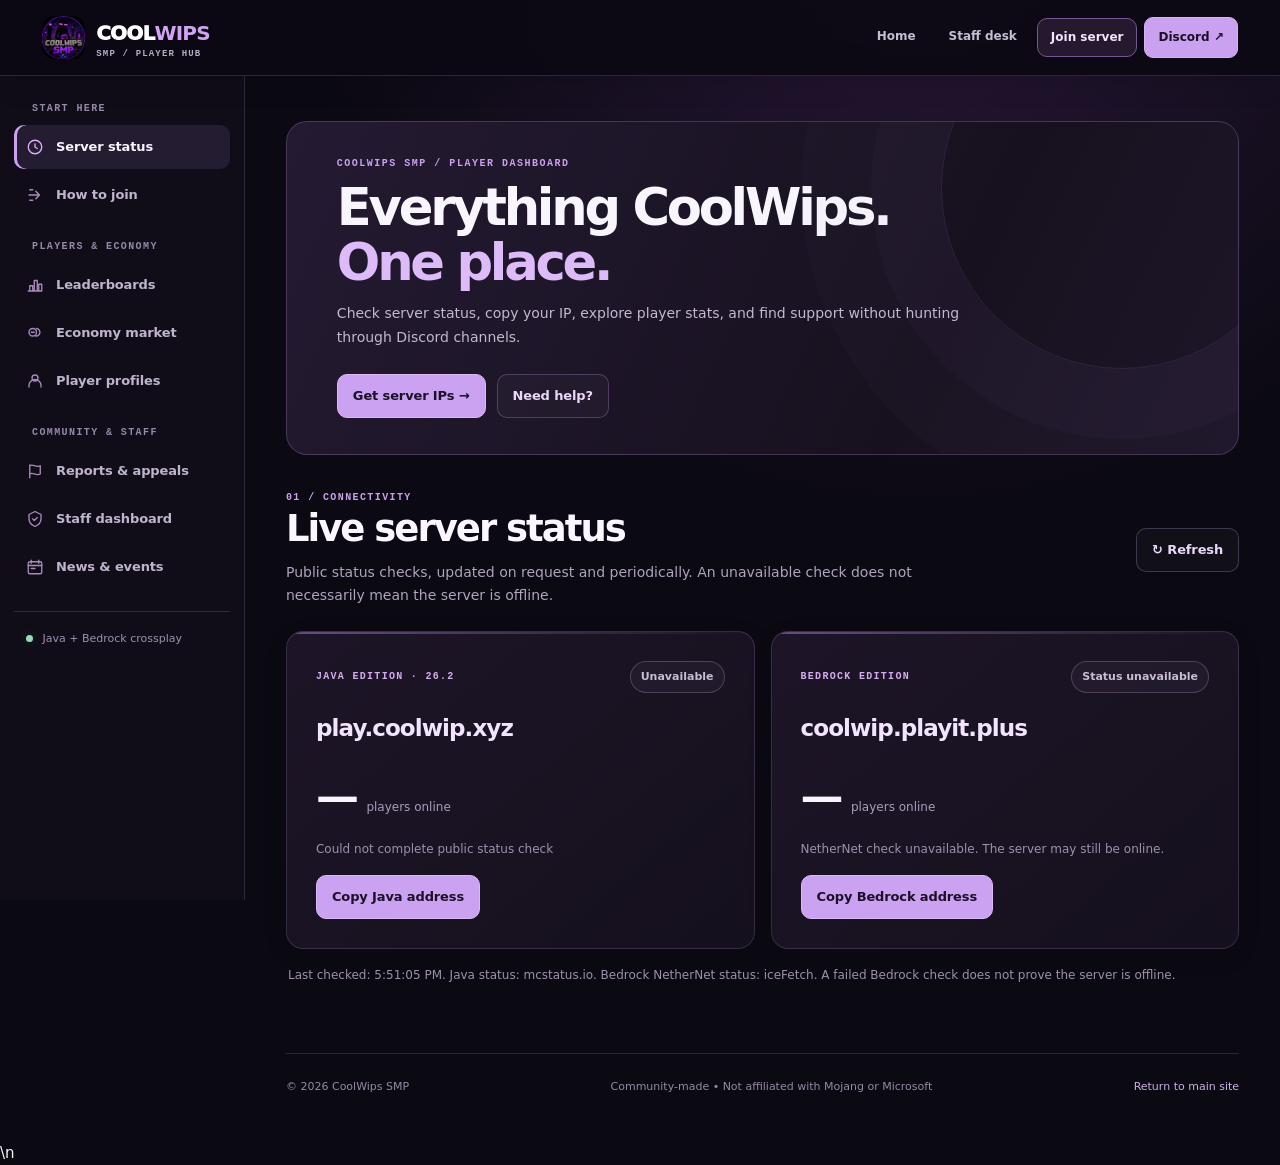
<file: hub.html>
<!doctype html>
<html lang="en">
<head>
<meta charset="utf-8">
<meta name="viewport" content="width=device-width,initial-scale=1,viewport-fit=cover">
<meta name="theme-color" content="#0b0714">
<meta name="description" content="CoolWips SMP player hub: live Minecraft server status, Java and Bedrock joining, leaderboards, economy, profiles, reports, staff tools, and server announcements.">
<link rel="icon" type="image/webp" href="assets/coolwips-logo-v2.webp">
<link rel="canonical" href="https://coolwip.xyz/hub.html">
<link rel="stylesheet" href="assets/hub.css?v=1">
<link rel="stylesheet" href="assets/hub-polish.css?v=1">
<title>Player Hub | CoolWips SMP</title>
</head>
<body>
<a class="skip" href="#main">Skip to content</a>
<header class="topbar">
  <a class="brand" href="./" aria-label="CoolWips SMP home"><img src="assets/coolwips-logo-v2.webp" alt="" width="45" height="45"><span>COOL<strong>WIPS</strong><small>SMP / PLAYER HUB</small></span></a>
  <nav class="top-links" aria-label="Quick links">
    <a href="./">Home</a>
    <a class="top-email" href="https://staff.coolwip.xyz/staff" target="_blank" rel="noopener noreferrer">Staff desk</a>
    <a class="top-join" href="#join">Join server</a>
    <a class="discord" href="https://discord.gg/KDA3Z7n954" target="_blank" rel="noopener noreferrer">Discord ↗</a>
  </nav>
</header>
<div class="mobile-switcher">
  <label for="hub-section-select">Go to</label>
  <select id="hub-section-select" aria-label="Choose Player Hub section">
    <option value="status">Server status</option>
    <option value="join">How to join</option>
    <option value="leaderboards">Leaderboards</option>
    <option value="market">Economy market</option>
    <option value="players">Player profiles</option>
    <option value="reports">Reports &amp; appeals</option>
    <option value="staff">Staff dashboard</option>
    <option value="updates">News &amp; events</option>
  </select>
</div>
<div class="layout">
<nav class="side" aria-label="Player Hub sections">
  <p class="side-label">START HERE</p>
  <a data-tab="status" href="#status"><svg class="side-icon" viewBox="0 0 24 24" fill="none" stroke="currentColor" stroke-width="1.8" stroke-linecap="round" stroke-linejoin="round" aria-hidden="true"><circle cx="12" cy="12" r="9"/><path d="M12 8v4l3 2"/></svg><span>Server status</span></a>
  <a data-tab="join" href="#join"><svg class="side-icon" viewBox="0 0 24 24" fill="none" stroke="currentColor" stroke-width="1.8" stroke-linecap="round" stroke-linejoin="round" aria-hidden="true"><path d="M4 12h14m-5-5 5 5-5 5"/><path d="M5 5h4M5 19h4"/></svg><span>How to join</span></a>
  <p class="side-label">PLAYERS &amp; ECONOMY</p>
  <a data-tab="leaderboards" href="#leaderboards"><svg class="side-icon" viewBox="0 0 24 24" fill="none" stroke="currentColor" stroke-width="1.8" stroke-linecap="round" stroke-linejoin="round" aria-hidden="true"><path d="M3 20h18M5 20v-7h4v7m2 0V6h4v14m2 0v-9h4v9"/></svg><span>Leaderboards</span></a>
  <a data-tab="market" href="#market"><svg class="side-icon" viewBox="0 0 24 24" fill="none" stroke="currentColor" stroke-width="1.8" stroke-linecap="round" stroke-linejoin="round" aria-hidden="true"><circle cx="9" cy="11" r="5"/><path d="M14 6a5 5 0 1 1-1 10M7 11h4"/></svg><span>Economy market</span></a>
  <a data-tab="players" href="#players"><svg class="side-icon" viewBox="0 0 24 24" fill="none" stroke="currentColor" stroke-width="1.8" stroke-linecap="round" stroke-linejoin="round" aria-hidden="true"><circle cx="12" cy="8" r="4"/><path d="M4 20v-2a8 8 0 0 1 16 0v2"/></svg><span>Player profiles</span></a>
  <p class="side-label">COMMUNITY &amp; STAFF</p>
  <a data-tab="reports" href="#reports"><svg class="side-icon" viewBox="0 0 24 24" fill="none" stroke="currentColor" stroke-width="1.8" stroke-linecap="round" stroke-linejoin="round" aria-hidden="true"><path d="M5 21V4m0 1c4-3 8 3 14 0v11c-6 3-10-3-14 0"/></svg><span>Reports &amp; appeals</span></a>
  <a data-tab="staff" href="#staff"><svg class="side-icon" viewBox="0 0 24 24" fill="none" stroke="currentColor" stroke-width="1.8" stroke-linecap="round" stroke-linejoin="round" aria-hidden="true"><path d="M12 2 20 6v6c0 5-3.5 8-8 10-4.5-2-8-5-8-10V6l8-4Z"/><path d="m9 12 2 2 4-4"/></svg><span>Staff dashboard</span></a>
  <a data-tab="updates" href="#updates"><svg class="side-icon" viewBox="0 0 24 24" fill="none" stroke="currentColor" stroke-width="1.8" stroke-linecap="round" stroke-linejoin="round" aria-hidden="true"><rect x="3" y="5" width="18" height="16" rx="2"/><path d="M7 3v4m10-4v4M3 10h18M7 14h5"/></svg><span>News &amp; events</span></a>
  <div class="side-bottom"><span class="dot"></span> Java + Bedrock crossplay</div>
</nav>
<main id="main" class="main">
<section class="hero">
 <div class="eyebrow">COOLWIPS SMP / PLAYER DASHBOARD</div>
 <h1>Everything CoolWips.<br><em>One place.</em></h1>
 <p>Check server status, copy your IP, explore player stats, and find support without hunting through Discord channels.</p>
 <div class="hero-actions"><a class="action primary" href="#join">Get server IPs →</a><a class="action secondary" href="#reports">Need help?</a></div>
</section>
<div class="notice-global" id="global-notice" role="status" aria-live="polite" hidden></div>
<section id="status" class="view" aria-labelledby="status-title">
 <div class="section-head"><div><div class="kicker">01 / CONNECTIVITY</div><h2 id="status-title">Live server status</h2><p>Public status checks, updated on request and periodically. An unavailable check does not necessarily mean the server is offline.</p></div><button class="outline" id="refresh-status" type="button">↻ Refresh</button></div>
 <div class="grid two">
  <article class="panel status-card"><div class="panel-top"><div class="edition">JAVA EDITION · 26.2</div><span class="status-pill" id="java-state">Checking…</span></div><h3 id="java-address">play.coolwip.xyz</h3><div class="stat-line"><strong id="java-count">—</strong><span>players online</span></div><div class="minor" id="java-version">Configured Java version: 26.2</div><button class="copy" data-copy-address="java" type="button">Copy Java address</button></article>
  <article class="panel status-card"><div class="panel-top"><div class="edition">BEDROCK EDITION</div><span class="status-pill" id="bedrock-state">Checking…</span></div><h3 id="bedrock-address">—</h3><div class="stat-line"><strong id="bedrock-count">—</strong><span>players online</span></div><div class="minor" id="bedrock-version">Checking version…</div><button class="copy" data-copy-address="bedrock" type="button">Copy Bedrock address</button></article>
 </div><p class="data-note" id="status-note">Java checks use mcstatus.io. Bedrock uses the NetherNet-aware <a href="https://icefetch.tools.kt04.com/" target="_blank" rel="noopener noreferrer">iceFetch</a> status service. If a check is unavailable, try joining in Minecraft.</p>
</section>
<section id="join" class="view" aria-labelledby="join-title" hidden>
 <div class="section-head"><div><div class="kicker">02 / PLAY</div><h2 id="join-title">Join CoolWips SMP</h2><p>Choose your edition. Java and Bedrock connect to the same Minecraft world through Geyser and Floodgate.</p></div></div>
 <div class="grid two">
  <article class="panel"><div class="edition">JAVA EDITION</div><h3>Minecraft Java 26.2</h3><div class="ip" id="join-java">play.coolwip.xyz</div><button class="copy" data-copy-address="java" type="button">Copy server address</button><p class="minor">Use Java Edition 26.2. Multiplayer → Add Server → paste the address.</p></article>
  <article class="panel"><div class="edition">BEDROCK EDITION</div><h3>Mobile / Windows / Console</h3><div class="ip" id="join-bedrock">—</div><p class="minor" id="join-bedrock-port">Port: 19132</p><button class="copy" data-copy-address="bedrock" type="button">Copy server address</button><p class="minor">Play → Servers → Add Server. Some consoles need a third-party connector.</p></article>
 </div>
 <article class="panel info"><h3>Connecting from a console?</h3><p>Use the <a href="./#console">console joining guide</a>. If your Minecraft account must be linked to Discord before joining, follow the <a href="./#link-account">account linking steps</a>.</p></article>
</section>
<section id="leaderboards" class="view" aria-labelledby="leaderboards-title" hidden>
 <div class="section-head"><div><div class="kicker">03 / COMPETITION</div><h2 id="leaderboards-title">Player leaderboards</h2><p>Rankings for money, kills, and playtime. Only data published by the server is displayed.</p></div></div>
 <div class="toolbar"><label class="sr-only" for="leaderboard-search">Search players</label><input id="leaderboard-search" type="search" placeholder="Search a username…"><label class="sr-only" for="leaderboard-sort">Sort by</label><select id="leaderboard-sort"><option value="balance">Highest balance</option><option value="kills">Most kills</option><option value="playtimeHours">Most playtime</option></select></div>
 <div class="panel table-panel"><div class="table-scroll"><table><thead><tr><th>Rank</th><th>Player</th><th>Balance</th><th>Kills</th><th>Playtime</th></tr></thead><tbody id="leaderboard-rows"></tbody></table></div><p class="empty" id="leaderboard-empty">Player statistics haven't been connected yet.</p></div>
 <p class="data-note" id="leaderboard-updated">Waiting for a public statistics export from the Minecraft server.</p>
</section>
<section id="market" class="view" aria-labelledby="market-title" hidden>
 <div class="section-head"><div><div class="kicker">04 / ECONOMY</div><h2 id="market-title">Economy market</h2><p>Explore published buy and sell prices. Price history and change indicators appear when supplied by the economy export.</p></div></div>
 <div class="toolbar"><label class="sr-only" for="market-search">Search items</label><input id="market-search" type="search" placeholder="Search an item…"><label class="sr-only" for="market-category">Category</label><select id="market-category"><option value="">All categories</option></select></div>
 <div class="panel table-panel"><div class="table-scroll"><table><thead><tr><th>Item</th><th>Category</th><th>Buy</th><th>Sell</th><th>Change</th></tr></thead><tbody id="market-rows"></tbody></table></div><p class="empty" id="market-empty">Live economy prices have not been connected yet.</p></div>
 <p class="data-note" id="market-updated">Waiting for a public economy export from the Minecraft server.</p>
</section>
<section id="players" class="view" aria-labelledby="players-title" hidden>
 <div class="section-head"><div><div class="kicker">05 / PLAYERS</div><h2 id="players-title">Player profiles</h2><p>Search a Minecraft Java username to view its skin and any public statistics shared by the server. Hidden bases and private locations are never displayed.</p></div></div>
 <form class="toolbar" id="player-form"><label class="sr-only" for="player-search">Minecraft username</label><input id="player-search" maxlength="16" required pattern="[A-Za-z0-9_]{3,16}" placeholder="Minecraft username" autocomplete="off"><button class="primary small" type="submit">Look up</button></form>
 <div class="panel profile" id="player-profile" hidden><img id="player-avatar" src="assets/coolwips-logo-v2.webp" width="104" height="104" alt="Minecraft player avatar"><div><h3 id="player-name"></h3><p id="player-summary"></p><div class="profile-stats" id="player-stats"></div></div></div>
 <p class="data-note" id="player-help">Player skins come from a public third-party avatar service. Stats are shown only when supplied by CoolWips SMP.</p>
</section>
<section id="reports" class="view" aria-labelledby="reports-title" hidden>
 <div class="section-head"><div><div class="kicker">06 / SUPPORT</div><h2 id="reports-title">Reports &amp; appeals</h2><p>Submit a player report, claim or waypoint issue, or moderation appeal. Never include passwords, home addresses, or other sensitive personal information.</p></div></div>
 <div class="grid two">
  <article class="panel"><h3>Submit a report</h3><form id="report-form" class="form-stack"><label>Issue type<select id="report-category" required><option value="player">Player report</option><option value="appeal">Ban / punishment appeal</option><option value="claim">Claim issue</option><option value="waypoint">Waypoint issue</option><option value="other">Other</option></select></label><label>Your Minecraft username<input id="report-username" maxlength="32" required placeholder="Your in-game name"></label><label>What happened?<textarea id="report-details" required minlength="12" maxlength="2000" rows="6" placeholder="Describe the issue, dates, and relevant Minecraft usernames."></textarea></label><button class="primary" type="submit" id="submit-report">Submit report</button><p class="minor" id="report-mode">Report submissions use email until a private ticket database is connected.</p><output id="report-result" aria-live="polite"></output></form></article>
  <article class="panel"><h3>Track a ticket</h3><p class="minor">When the secure ticket backend is configured, you will receive a private reference code for status checks.</p><form id="ticket-form" class="form-stack"><label>Ticket reference<input id="ticket-code" maxlength="48" autocomplete="off" placeholder="Ticket code"></label><button class="outline" type="submit">Check status</button><output id="ticket-result" aria-live="polite"></output></form><div class="mini-rule"></div><p>Prefer Discord? <a href="https://discord.gg/KDA3Z7n954" target="_blank" rel="noopener noreferrer">Contact staff in the CoolWips SMP Discord ↗</a></p></article>
 </div>
</section>
<section id="staff" class="view" aria-labelledby="staff-title" hidden>
 <div class="section-head"><div><div class="kicker">07 / STAFF WORKSPACE</div><h2 id="staff-title">Staff dashboard</h2><p>Staff tools are available in one secure workspace, with access for approved CoolWips staff accounts.</p></div></div>
 <article class="panel staff-workspace-card"><div class="edition">COOLWIPS CONTROL ROOM</div><h3>Your staff workspace</h3><p>Review player reports, check Minecraft players online, manage Discord bot calls, and open linked staff inboxes from one place.</p><a class="action primary" href="https://staff.coolwip.xyz/staff">Open secure staff workspace →</a><p class="minor">Sign in with your separate CoolWips staff account. Your Minecraft, Discord, and mailbox passwords are not used to sign in here.</p></article>
</section>
<section id="updates" class="view" aria-labelledby="updates-title" hidden>
 <div class="section-head"><div><div class="kicker">08 / COMMUNITY</div><h2 id="updates-title">News &amp; events</h2><p>Official CoolWips SMP website announcements and scheduled community events.</p></div></div>
 <div class="grid two"><div><h3 class="column-label">Latest updates</h3><div id="updates-list" class="feed"></div></div><div><h3 class="column-label">Upcoming events</h3><div id="events-list" class="feed"></div></div></div>
</section>
<footer class="hub-footer"><span>© <span id="year"></span> CoolWips SMP</span><span>Community-made • Not affiliated with Mojang or Microsoft</span><a href="./">Return to main site</a></footer>
</main></div>
<script src="assets/hub-config.js?v=4"></script>
<script src="assets/hub.js?v=5" defer></script>
<script src="assets/hub-navigation.js?v=1" defer></script>\n<script src="assets/selfhost-hub.js?v=1" defer></script>
</body></html>
</file>
<file: assets/void-theme.css>
/* CoolWips SMP // VOID 2.0 — based on the official Enderman bot artwork */
:root{
  --bg:#08050f;--panel:#130d21;--panel2:#1b112d;--line:rgba(200,140,255,.19);
  --text:#fbf6ff;--muted:#b8abc9;--accent:#c27aff;--accent2:#72dbef;
}
html{scroll-padding-top:86px}
body{background:radial-gradient(ellipse 60% 900px at 65% -200px,#27103f 0%,transparent 77%),#08050f;color:var(--text)}
::selection{background:#a34eff;color:#fff}
.noise{opacity:.02}
.scroll-progress{position:fixed;top:0;left:0;height:3px;width:0;background:linear-gradient(90deg,#c771ff,#8e42ef,#64e9ec);z-index:110;box-shadow:0 0 14px #ad52ff;pointer-events:none}
.nav-shell{background:rgba(9,5,17,.89);border-bottom:1px solid #a95afb34;box-shadow:0 8px 36px #09040e7d}
.nav-shell:after{content:"";position:absolute;inset:auto 0 0;height:1px;background:linear-gradient(90deg,transparent,#c27aff4b,transparent)}
.brand{letter-spacing:-.04em}
.brand-icon,.footer .brand-icon{clip-path:none;width:38px;height:38px;background:#160925;border:1px solid #ac62f780;border-radius:50%;overflow:hidden;box-shadow:0 0 15px #8e38da3b;padding:0}
.brand-icon img{width:100%;height:100%;object-fit:cover;display:block}
.brand span span{color:#c886ff}
.links{color:#d0c4de}
.links a:hover{color:#ddb0ff}
.mobile-menu{border-color:#8d51c358}
.btn-green,.copy-small{background:linear-gradient(135deg,#d59dff,#aa59f3);color:#160a22;box-shadow:0 8px 32px #a94dff30}
.btn-green:hover,.copy-small:hover{background:linear-gradient(135deg,#e7c5ff,#c279ff);box-shadow:0 10px 40px #a94dff60}
.btn-outline{background:#1d122e;border-color:#8040bb88;color:#f6eaff}
.btn-outline:hover{border-color:#d396ff;background:#2b1941}
.btn-ghost{color:#db9fff;background:#b96eff13;border-color:#b96eff2c}
a:focus-visible,button:focus-visible,summary:focus-visible{outline-color:#dc9bff}
.hero{background:radial-gradient(ellipse at 75% 41%,#351057 0%,#1b0d31 29%,#0b0616 64%,#07050d 100%);isolation:isolate}
.hero:before{content:"";position:absolute;inset:0;z-index:-1;opacity:.65;background-image:radial-gradient(circle,#d7a1ffb8 1px,transparent 1.6px),radial-gradient(circle,#8655b8 1px,transparent 1.5px),linear-gradient(90deg,#bf75ff0a 1px,transparent 1px),linear-gradient(#bf75ff0a 1px,transparent 1px);background-size:107px 97px,163px 141px,62px 62px,62px 62px;background-position:10px 20px,80px 70px,0 0,0 0;mask-image:linear-gradient(90deg,transparent 3%,black 46%)}
.hero:after{content:"";position:absolute;inset:auto 0 0;height:80px;background:linear-gradient(0deg,#0a0612,transparent);pointer-events:none}
.hero-grid{grid-template-columns:1.06fr .94fr;min-height:660px}
.hero-copy{padding-top:92px;padding-bottom:98px}
.eyebrow{background:#ad5afe12;border-color:#c17bff6a;color:#e3baff;box-shadow:inset 0 0 12px #b067ef13}
.signal{background:#d3a0ff;box-shadow:0 0 0 5px #b46fff24,0 0 15px #ca6dff}
.hero h1{font-size:clamp(56px,7.4vw,103px);letter-spacing:-.081em;text-shadow:0 3px 18px #0009}
.hero h1 em{background:linear-gradient(105deg,#f4d3ff,#c681ff 42%,#934dea 72%,#e1a0ff);background-size:200% auto;-webkit-background-clip:text;background-clip:text;color:transparent;animation:voidText 9s ease-in-out infinite}
.hero-p{color:#c4b4d2;max-width:530px}
.micro{color:#ac9cbd}.micro svg{color:#d4a0ff}
.hero-art{min-height:530px;transform:none;position:relative;isolation:isolate}
.portal-glow{position:absolute;inset:3%;border-radius:50%;background:radial-gradient(circle,#bd54ff45,transparent 61%);filter:blur(27px);animation:glowPulse 5s ease-in-out infinite}
.portal-ring{position:absolute;width:min(92%,515px);aspect-ratio:1;left:50%;top:50%;border-radius:50%;border:1px solid #bc69ff77;box-shadow:0 0 30px #b767ff29,inset 0 0 32px #b767ff20;animation:portalTurn 35s linear infinite}
.portal-ring.inner{width:min(77%,425px);border:2px dashed #cd7cff50;animation-direction:reverse;animation-duration:29s}
.portal-ring.outer{border-top:2px solid #d6a2ff;border-right:2px solid #9c49df;border-bottom:2px solid #662499;border-left:2px solid #9a4ddd}
.portal-ring:after{content:"";position:absolute;top:7%;left:14%;width:9px;height:9px;border-radius:2px;transform:rotate(45deg);background:#e8b8ff;box-shadow:0 0 23px 8px #b96bff}
.portal-core{position:relative;z-index:2;width:clamp(248px,30vw,390px);border-radius:50%;animation:voidFloat 7s ease-in-out infinite;filter:drop-shadow(0 23px 40px #030206c9)}
.portal-core:after{content:"";position:absolute;inset:0;border-radius:50%;box-shadow:inset 0 0 24px #be73ff55,0 0 44px #ad4bf956;pointer-events:none}
.portal-core img{display:block;aspect-ratio:1;width:100%;height:auto;border-radius:50%;border:2px solid #b05cffad;box-shadow:0 0 22px #a24cff8c}
.void-sparks{position:absolute;inset:0;pointer-events:none;overflow:hidden}
.void-spark{position:absolute;z-index:3;left:var(--x);top:var(--y);width:5px;height:5px;background:#f0bbff;transform:rotate(45deg);box-shadow:0 0 14px 2px #bd72ff;opacity:.6;animation:sparkle 4s ease-in-out var(--d) infinite}
.void-spark:nth-child(3n){width:3px;height:3px;background:#76dcf1}
.void-spark:nth-child(4n){width:7px;height:7px}
.void-caption{position:absolute;z-index:4;bottom:6%;left:7%;right:7%;display:flex;justify-content:space-between;gap:12px;color:#ca99f2;font:700 10px ui-monospace,monospace;letter-spacing:.18em;text-transform:uppercase;text-shadow:0 2px 8px #04010a}
.bar{background:#0f0818;border-bottom:1px solid var(--line)}.bar-item{border-color:var(--line)}.bar-item strong{color:#f0dcff}.bar-item span{color:#a58ab9}
.section-head h2,.closing h2{color:#f8eeff}
.kicker{color:#cb8cff}
.features .feature{background:linear-gradient(150deg,#1b102b,#0d0917 88%);border-color:#b96aff30;transition:transform .24s,border-color .24s,box-shadow .24s}
.features .feature:hover{transform:translateY(-5px);border-color:#bc73ff9a;box-shadow:0 19px 39px #5a1f9930}
.feature:after{color:#ac63fa13}
.feature-icon{background:#b86aff15;border-color:#b86aff50;color:#d79aff}
.feature p,.section-intro{color:#b3a6c5}
.staff-card{background:linear-gradient(145deg,#211331,#100a1a 80%);border-color:#be7dff32}
.staff-card:hover{border-color:#bc76ffb8;box-shadow:0 20px 40px #5c259542}
.staff-card:after{background:radial-gradient(circle at 100% 0%,#ae56f535,transparent 70%)}
.staff-card img{border-color:#a653ff88;box-shadow:0 0 22px #a24cff3d}
.staff-identity p,.staff-nickname{color:#beaacf}.staff-footnote{color:#9e87ad}
.staff-role{background:#a86cf512;border-color:#c084ff55;color:#e7c4ff}
.join-card{background:linear-gradient(125deg,#251238,#160a27 55%,#24133d);border-color:#aa60ff68;box-shadow:0 16px 70px #4f197021}
.join-left p,.join-hint{color:#bda9cc}
.join-right:before{background:radial-gradient(circle,#b56aff30,transparent 65%)}
.join-glyph{color:#d6a1ff1c;text-shadow:0 0 70px #8e48ce5c}
.edition-card{background:#0d0617cc;border-color:#b569ff55}
.edition-head strong{color:#f8e6ff}.edition-head span,.edition-port{color:#c0a6d7}
.edition-address code{color:#edcbff}
.rule{background:#130d1d;border-color:#ad73e32c;transition:border-color .2s,background .2s}
.rule:hover{border-color:#a86dfb76;background:#1a1129}
.rule span{color:#d8a0ff}.rule p{color:#b5a6c3}
.rule-group>h3{color:#cd8cfa}.punishments{background:#1c112d;border-color:#c483ff60}.punishments p{color:#d5c6e0}.rules-tagline{color:#d6a0ff}
.faq details{border-color:#ba7aff2e}.faq summary:after{color:#da99ff}.faq details p{color:#b5a9c6}
.closing{background:radial-gradient(ellipse at 50% 100%,#4f1b6e 0,transparent 62%),#10091b;border-color:var(--line);position:relative;overflow:hidden}
.closing:before{content:"";position:absolute;left:50%;bottom:-190px;width:420px;height:420px;border:1px solid #bc77ff40;border-radius:50%;transform:translateX(-50%);box-shadow:0 0 100px #8b36e42e;pointer-events:none}
.closing p{color:#b8a5cb}.footer{background:#08050e;border-color:var(--line)}.footer small{color:#9e8baa}.footer nav{color:#bda8d3}
.toast{background:#d5a1ff;color:#170c23;box-shadow:0 12px 42px #63219e69}
.reveal-pending{opacity:0;transform:translateY(23px)}
.reveal-in{opacity:1;transform:translateY(0);transition:opacity .7s ease,transform .7s cubic-bezier(.2,.8,.2,1)}
@keyframes portalTurn{from{transform:translate(-50%,-50%) rotate(0deg)}to{transform:translate(-50%,-50%) rotate(360deg)}}
@keyframes voidFloat{0%,100%{transform:translateY(0)}50%{transform:translateY(-12px)}}
@keyframes glowPulse{0%,100%{opacity:.68;transform:scale(.96)}50%{opacity:1;transform:scale(1.08)}}
@keyframes sparkle{0%,100%{opacity:.12;transform:translateY(4px) rotate(45deg) scale(.7)}40%{opacity:.95;transform:translateY(-9px) rotate(45deg) scale(1.2)}}
@keyframes voidText{0%,100%{background-position:0% 50%}50%{background-position:100% 50%}}
@media(max-width:850px){
 .hero-grid{grid-template-columns:1fr}
 .hero-copy{padding:76px 0 0}
 .hero-art{min-height:460px}
 .portal-ring.outer{width:min(86vw,470px)}.portal-ring.inner{width:min(72vw,390px)}
 .portal-core{width:min(66vw,355px)}
 .void-caption{bottom:3%}
}
@media(max-width:600px){
 .wrap{width:calc(100% - 34px)}
 .nav-shell{background:#0b0614f2}
 .hero-copy{padding-top:62px}
 .hero h1{font-size:clamp(54px,13vw,80px)}
 .hero-p{font-size:15px}
 .hero-art{min-height:365px}
 .portal-ring.outer{width:min(94vw,345px)}.portal-ring.inner{width:min(79vw,292px)}
 .portal-core{width:min(66vw,255px)}
 .void-caption{left:4%;right:4%;font-size:8px;bottom:1%}
 .links{gap:13px}.nav .links{background:#10081d;border-color:#aa66f64a}
 .edition-address code{font-size:11px}
 .staff-card{padding:22px}
 .rule{padding:21px}
}
@media(prefers-reduced-motion:reduce){
 *,*::before,*::after{animation:none!important;scroll-behavior:auto!important;transition:none!important}
 .reveal-pending,.reveal-in{opacity:1!important;transform:none!important}
}

/* Expanded staff bios and creator achievements */
.staff-bio{font-size:13px;line-height:1.7;color:#c6b5d5;margin:0 0 16px;max-width:56ch}
.staff-highlights{display:flex;flex-wrap:wrap;gap:8px;margin:0 0 16px}
.staff-highlights span{font-size:11px;font-weight:800;letter-spacing:.02em;color:#ebc9ff;background:#ac62ff16;border:1px solid #bd7bf759;border-radius:7px;padding:7px 10px}


/* Public Minecraft/Discord account-linking and console joining guides */
.help-section{padding:90px 0 95px;scroll-margin-top:82px}
#link-account{background:linear-gradient(180deg,#160b22,#0e0819);border-top:1px solid #b16be42b;border-bottom:1px solid #b16be42b}
.console-section{background:radial-gradient(ellipse at 90% 5%,#3919515b,transparent 62%),#090511}
.help-cards{display:grid;grid-template-columns:repeat(3,minmax(0,1fr));gap:16px}
.help-card{background:linear-gradient(145deg,#211330,#100a1b);border:1px solid #c188ff52;border-radius:13px;padding:25px;min-width:0;transition:border-color .2s,transform .2s,box-shadow .2s}
.help-card:hover{transform:translateY(-4px);border-color:#d199ffab;box-shadow:0 15px 32px #7935a52b}
.help-num{display:inline-flex;align-items:center;justify-content:center;color:#e6bdff;background:#8e4ec427;border:1px solid #bb75ff79;width:43px;height:39px;border-radius:8px;font:800 13px ui-monospace,SFMono-Regular,Consolas,monospace;margin-bottom:20px}
.help-card h3{font-size:20px;letter-spacing:-.035em;line-height:1.3;color:#f3e9ff;margin:0 0 11px}
.help-card p{font-size:14px;line-height:1.78;color:#c9b6d7;margin:0;overflow-wrap:anywhere}
.help-card a,.faq details a{color:#e2aeff;text-decoration:underline;text-underline-offset:3px}
.help-card code{color:#ecd0ff;font:700 13px ui-monospace,monospace}
.help-card strong{color:#f6e6ff}
.help-alert{background:#271637;border:1px solid #b978f875;border-radius:12px;padding:20px 23px;margin-top:22px}
.help-alert>strong{color:#ead0ff;font-size:14px}
.help-alert p{color:#cabbda;font-size:13px;line-height:1.75;margin:6px 0 0}
.help-actions{display:flex;gap:12px;flex-wrap:wrap;margin-top:25px}
.console-guide-layout{display:grid;grid-template-columns:minmax(0,1.3fr) minmax(290px,.77fr);gap:18px;align-items:start}
.console-help-steps{display:grid;grid-template-columns:repeat(2,minmax(0,1fr));gap:14px}
.console-ip-panel{min-width:0;background:linear-gradient(150deg,#29163a,#160b25);border:1px solid #bb76fb85;border-radius:13px;padding:26px;box-shadow:0 16px 55px #68218e26}
.console-ip-panel h3{font-size:13px;letter-spacing:.14em;color:#e1a8ff;margin:0 0 25px}
.console-ip-label{font-size:11px;letter-spacing:.12em;font-weight:800;color:#c1a8d7;margin:18px 0 8px}
.console-ip-line{display:flex;justify-content:space-between;align-items:center;gap:8px;padding:9px 11px;background:#0e0719;border:1px solid #ab76dd70;border-radius:8px}
.console-ip-line code{font:700 12px ui-monospace,SFMono-Regular,Consolas,monospace;color:#f0d8ff;overflow-wrap:anywhere;min-width:0}
.console-ip-line button{flex:none}
.console-ip-footnote{color:#c1aece;font-size:12px;line-height:1.65;border-top:1px solid #a66bd148;margin:23px 0 0;padding-top:16px}
.help-troubleshoot{margin-top:20px;background:#190e26;border:1px solid #a765db65;border-radius:11px;padding:17px 23px}
.help-troubleshoot summary{cursor:pointer;color:#edd6ff;font-weight:800}
.help-troubleshoot summary:after{content:"+";float:right;color:#d99bff;font-size:20px}
.help-troubleshoot[open] summary:after{content:"−"}
.help-troubleshoot p{color:#c4b4d0;font-size:14px;line-height:1.78;margin:12px 0 0}
@media(min-width:601px) and (max-width:960px){.nav .links{position:absolute;top:78px;left:0;right:0;display:none;flex-direction:column;align-items:stretch;gap:15px;background:#13081f;padding:22px 24px;border-bottom:1px solid #aa6aec6c}.nav .links.open{display:flex}.mobile-menu{display:block}}
@media(max-width:1090px){.console-guide-layout{grid-template-columns:1fr}}
@media(max-width:790px){.help-cards,.console-help-steps{grid-template-columns:1fr}}
@media(max-width:600px){.help-section{padding:75px 0}.help-card{padding:22px}.console-ip-panel{padding:20px}.help-actions .btn{width:100%}}
@media(prefers-reduced-motion:reduce){.help-card{transition:none!important}}
</file>
<file: assets/experience.css>
/* CoolWips SMP • cinematic experience layer • no external dependencies */
:root{--premium-ease:cubic-bezier(.18,.83,.25,1);--premium-purple:#cb91ff}
html{scroll-padding-top:86px}
body{background:#080510;color:#faf6ff;-webkit-font-smoothing:antialiased;isolation:isolate}
.skip-link{position:fixed;top:8px;left:8px;z-index:999;background:#e0baff;color:#170821;border-radius:8px;padding:11px 14px;font-weight:800;transform:translateY(-150%);transition:transform .2s}
.skip-link:focus-visible{transform:translateY(0)}
.noise{opacity:.021}
.atmosphere-orb{position:fixed;z-index:-2;width:clamp(250px,43vw,560px);aspect-ratio:1;border-radius:50%;filter:blur(89px);pointer-events:none;opacity:.16;will-change:transform;animation:orb-drift 21s ease-in-out infinite alternate}
.atmosphere-orb-one{left:-17%;top:13%;background:#ad45dd}
.atmosphere-orb-two{right:-18%;bottom:-13%;background:#5754ca;animation-delay:-9s;animation-duration:27s}
.scroll-progress{height:3px;box-shadow:0 0 14px #b56aff}
.nav-shell{transition:box-shadow .3s,background .3s,border-color .3s}
.nav-shell.is-scrolled{background:#090514f7;box-shadow:0 14px 32px #0301059c;border-color:#c178fc49}
.brand-icon{transition:transform .5s var(--premium-ease),box-shadow .3s}
.brand:hover .brand-icon{transform:rotate(-8deg) scale(1.07);box-shadow:0 0 21px #c26cff8a}
.links a:not(.btn){position:relative}
.links a:not(.btn)::after{content:"";position:absolute;left:50%;right:50%;bottom:-3px;height:2px;border-radius:4px;background:#d4a1ff;box-shadow:0 0 10px #b760ff;transition:left .3s,right .3s}
.links a:not(.btn):hover::after,.links a:not(.btn).is-active::after{left:0;right:0}
.links a.is-active{color:#e6c4ff}
.btn{isolation:isolate;position:relative;overflow:hidden;transition:transform .28s var(--premium-ease),box-shadow .28s,background .28s}
.btn:hover{transform:translateY(-3px)}
.btn:active{transform:translateY(0) scale(.975)}
.btn-green{background:linear-gradient(118deg,#e1bcff,#bd73ff 57%,#a956f0);border:1px solid #e6b4ff94;box-shadow:0 10px 34px #a253e246,inset 0 1px #fff8}
.btn-green:hover{background:linear-gradient(118deg,#efceff,#cf9bff 57%,#bb76fa);box-shadow:0 14px 40px #ad58f46b}
.btn-outline{background:#1a0e2d;border-color:#995cc68a}
.btn-outline:hover{box-shadow:0 9px 32px #a04ed833;background:#27163c}
.btn>svg{transition:transform .28s var(--premium-ease)}
.btn:hover>svg{transform:translateX(3px)}
.btn::before{content:"";pointer-events:none;position:absolute;top:-50%;bottom:-50%;left:-90%;width:35%;transform:skewX(-24deg);background:linear-gradient(90deg,transparent,#fff4,transparent);transition:left .75s var(--premium-ease)}
.btn:hover::before{left:150%}
.btn .ripple{position:absolute;pointer-events:none;left:var(--rx);top:var(--ry);width:12px;height:12px;background:#fff6;border-radius:50%;transform:translate(-50%,-50%) scale(0);animation:btn-ripple .5s ease-out forwards}
.hero{background:radial-gradient(ellipse 61% 67% at 74% 43%,#5318758e,transparent 76%),radial-gradient(ellipse 52% 79% at 0 100%,#24123d5c,transparent),linear-gradient(128deg,#080510,#13081e 55%,#090511);min-height:640px}
.hero::before{opacity:.58;animation:hero-stars 50s linear infinite}
.hero-grid{min-height:640px}
.hero-copy{padding-top:96px;padding-bottom:65px}
.hero-copy>*{animation:hero-entrance .9s var(--premium-ease) both}
.hero-copy .eyebrow{animation-delay:.07s}
.hero-copy h1{animation-delay:.18s}
.hero-copy .hero-strap{animation-delay:.29s}
.hero-copy .hero-p{animation-delay:.34s}
.hero-copy .actions{animation-delay:.44s}
.hero-copy .micro{animation-delay:.55s}
.hero-copy .discover-link{animation-delay:.66s}
.hero h1{font-size:clamp(58px,7.4vw,102px);line-height:.93;letter-spacing:-.09em;margin-bottom:13px;filter:drop-shadow(0 6px 16px #07030b80)}
.hero h1 em{text-shadow:0 0 45px #ad52ff29}
.hero-strap{margin:0 0 18px;color:#e5beff;font-size:clamp(10px,1.1vw,12px);letter-spacing:.25em;font-weight:870}
.hero-p{color:#cbb9d8;max-width:540px}
.hero .eyebrow{font-size:10px;letter-spacing:.09em;border-color:#bd74ff7a;background:linear-gradient(90deg,#a958ee26,#a958ee05)}
.eyebrow-divider{display:inline-block;height:10px;width:1px;margin:0 5px;background:#d6abff74}
.hero .actions .btn{min-height:49px}
.hero .micro{margin-top:30px}
.discover-link{margin-top:29px;display:inline-flex;align-items:center;gap:11px;font:800 10px ui-monospace,Consolas,monospace;letter-spacing:.17em;color:#c5a3d9;transition:color .2s}
.discover-link:hover{color:#f1d5ff}
.discover-arrow{width:30px;height:30px;display:grid;place-items:center;border-radius:50%;border:1px solid #cb8bff62;color:#ebc8ff;font-size:18px;animation:down-cue 2.8s ease-in-out infinite}
.portal-glow{opacity:.9}
.portal-core img{box-shadow:0 0 40px #ad5bff76,0 0 90px #b568ff35}
.portal-ring.outer{box-shadow:0 0 45px #b96bff58,inset 0 0 35px #ad5cff2a}
.hero-coordinate{position:absolute;z-index:3;color:#c89fdd;font:800 10px ui-monospace,Consolas,monospace;letter-spacing:.17em;opacity:.88}
.coordinate-one{top:12%;left:8%}
.coordinate-two{bottom:16%;right:5%;writing-mode:vertical-rl}
.section h2{font-size:clamp(36px,4.5vw,62px);letter-spacing:-.067em;line-height:1.04}
#about{padding-top:110px}
.section-head .kicker::before{content:"";display:inline-block;width:24px;height:2px;vertical-align:middle;margin-right:11px;background:linear-gradient(90deg,#dca3ff,#7f3eb5)}
.feature,.staff-card,.help-card{--spot-x:50%;--spot-y:50%;isolation:isolate}
.feature::before,.staff-card::before,.help-card::before{content:"";position:absolute;inset:0;border-radius:inherit;pointer-events:none;background:radial-gradient(240px circle at var(--spot-x) var(--spot-y),#c286ff25,transparent 75%);opacity:0;transition:opacity .28s;z-index:-1}
.feature:hover::before,.staff-card:hover::before,.help-card:hover::before{opacity:1}
.feature{border-color:#b579ff40;box-shadow:inset 0 1px #e7cbff0e;transition:transform .43s var(--premium-ease),border-color .3s,box-shadow .3s}
.feature:hover{transform:translateY(-7px);box-shadow:0 22px 42px #601e923c;border-color:#d49bff93}
.feature-icon{border-radius:13px;transition:transform .35s,box-shadow .35s}
.feature:hover .feature-icon{transform:rotate(-8deg) scale(1.07);box-shadow:0 0 24px #b55cfb45}
.feature h3{font-size:23px}
.void-manifesto{position:relative;padding:80px 0;background:radial-gradient(ellipse 80% 90% at 50% 110%,#5a227e3b,transparent 85%),#0e0719;border-top:1px solid #a567d034;border-bottom:1px solid #a567d034;overflow:hidden}
.void-manifesto::before{content:"";position:absolute;inset:0;opacity:.4;pointer-events:none;background:linear-gradient(90deg,transparent 49.95%,#bd84ff1e 50%,transparent 50.05%),linear-gradient(#b781fb0c 1px,transparent 1px);background-size:100% 100%,100% 65px}
.manifesto-shell{position:relative;z-index:1}
.manifesto-rail,.manifesto-bottom{display:flex;justify-content:space-between;gap:18px;align-items:center}
.manifesto-rail{font:800 11px ui-monospace,Consolas,monospace;letter-spacing:.17em;color:#cba4e3}
.manifesto-line{flex:1;height:1px;background:linear-gradient(90deg,#b86af880,#c386ff10)}
.void-manifesto p{font-size:clamp(49px,8.5vw,119px);font-weight:950;line-height:.95;letter-spacing:-.086em;margin:37px 0 32px;color:#f8efff}
.void-manifesto em{font-style:normal;background:linear-gradient(105deg,#e9c5ff,#9a4cde 80%);-webkit-background-clip:text;background-clip:text;color:transparent}
.manifesto-bottom{font:800 11px ui-monospace,Consolas,monospace;letter-spacing:.13em;color:#ae99bc}
.manifesto-bottom a{color:#e5b5ff;white-space:nowrap;transition:transform .25s,color .25s}
.manifesto-bottom a:hover{transform:translateX(4px);color:white}
.manifesto-bottom a span{font-size:18px;vertical-align:-1px}
.staff-card{transition:transform .36s var(--premium-ease),box-shadow .3s,border-color .3s}
.staff-card:hover{transform:translateY(-6px);box-shadow:0 20px 44px #5d208a4d}
.staff-card img{transition:transform .35s,box-shadow .35s}
.staff-card:hover img{transform:scale(1.06) rotate(-3deg);box-shadow:0 0 22px #af58f480}
.staff-role{transition:transform .2s}
.staff-role:hover{transform:translateY(-2px)}
.join-card{background:linear-gradient(120deg,#28133a,#150a25 52%,#27123d);border-color:#be79ff79;box-shadow:0 16px 62px #5a1d8d29;position:relative}
.join-card::after{content:"";position:absolute;inset:0;pointer-events:none;background:linear-gradient(118deg,transparent 36%,#dbabff0a 50%,transparent 64%);background-size:300% 100%;animation:card-sheen 14s ease-in-out infinite}
.join-glyph{animation:glyph-float 8s ease-in-out infinite}
.edition-card{transition:border-color .24s,background .24s}
.edition-card:hover{border-color:#d2a5ff9a;background:#140c25f2}
.copy-small{transition:transform .2s,box-shadow .2s}
.copy-small:hover{transform:translateY(-2px);box-shadow:0 4px 18px #bb6bf668}
.copy-small.copied{background:#b8ffe9;color:#072822}
.help-card{transition:transform .35s var(--premium-ease),box-shadow .35s,border-color .35s}
.help-card:hover{box-shadow:0 15px 35px #6e2ba248}
.rule{transition:transform .25s,border-color .25s,box-shadow .25s}
.rule:hover{transform:translateX(4px);border-color:#c588ff87;box-shadow:0 9px 25px #4d1d742a}
.faq details{transition:background .2s,border-color .2s;padding-inline:10px;border-radius:7px}
.faq details:hover{background:#b775ff09}
.faq details[open]{border-bottom-color:#ba7aff78}
.faq details p{animation:faq-reveal .38s var(--premium-ease) both}
.closing{position:relative;overflow:hidden}
.closing-glow{position:absolute;inset:0;pointer-events:none;background:radial-gradient(ellipse 38% 75% at 50% 102%,#a247eb65,transparent 85%);animation:glowPulse 8s ease-in-out infinite}
.closing .wrap{z-index:1;position:relative}
.closing h2{font-size:clamp(43px,6vw,76px)}
.footer nav a:hover{color:#e2aeff}
.back-to-top{position:fixed;right:21px;bottom:21px;z-index:69;opacity:0;transform:translateY(14px);pointer-events:none;cursor:pointer;width:46px;height:46px;border-radius:15px;border:1px solid #b674f0a8;background:linear-gradient(140deg,#321b4a,#170c27);color:#f1d5ff;box-shadow:0 10px 26px #05010ca6;font-size:22px;transition:opacity .3s,transform .3s,background .3s}
.back-to-top.visible{opacity:1;transform:translateY(0);pointer-events:auto}
.back-to-top:hover{background:#502969;transform:translateY(-3px)}
.reveal-pending{opacity:0;transform:translateY(26px);filter:blur(3px)}
.reveal-in{opacity:1;transform:translateY(0);filter:blur(0);transition:opacity .7s var(--premium-ease),transform .85s var(--premium-ease),filter .7s ease}
@keyframes orb-drift{0%{transform:translate3d(-22px,-18px,0) scale(.93)}100%{transform:translate3d(38px,26px,0) scale(1.13)}}
@keyframes hero-stars{0%{background-position:0 0,0 0,0 0,0 0}100%{background-position:107px 97px,163px 141px,62px 62px,62px 62px}}
@keyframes hero-entrance{from{opacity:0;transform:translateY(22px);filter:blur(5px)}to{opacity:1;transform:translateY(0);filter:blur(0)}}
@keyframes down-cue{0%,100%{transform:translateY(0)}50%{transform:translateY(5px)}}
@keyframes card-sheen{0%,70%,100%{background-position:100% 0}85%{background-position:-85% 0}}
@keyframes glyph-float{0%,100%{transform:rotate(-13deg) translateY(0)}50%{transform:rotate(-11deg) translateY(-9px)}}
@keyframes faq-reveal{from{opacity:0;transform:translateY(-7px)}to{opacity:1;transform:translateY(0)}}
@keyframes btn-ripple{from{opacity:.65;transform:translate(-50%,-50%) scale(.1)}to{opacity:0;transform:translate(-50%,-50%) scale(24)}}
@media(max-width:1100px){.nav .links{position:absolute;top:78px;left:0;right:0;z-index:62;display:none;flex-direction:column;align-items:stretch;gap:14px;background:#130920f7;padding:23px 24px;border-bottom:1px solid #a66feb69;box-shadow:0 20px 42px #0009}.nav .links.open{display:flex}.mobile-menu{display:block}}
@media(max-width:850px){.hero-grid{grid-template-columns:1fr}.hero-copy{padding:75px 0 0}.hero-art{min-height:440px}.hero h1{font-size:clamp(60px,10vw,90px)}.atmosphere-orb{opacity:.1}}
@media(max-width:600px){.hero-copy{padding:59px 0 0}.hero h1{font-size:clamp(53px,13.6vw,78px)}.hero-strap{font-size:10px;letter-spacing:.13em}.hero-art{min-height:352px}.void-manifesto{padding:62px 0}.void-manifesto p{font-size:clamp(49px,11.7vw,76px)}.manifesto-rail,.manifesto-bottom{font-size:9px}.manifesto-bottom{align-items:flex-start}.coordinate-one,.coordinate-two{display:none}.back-to-top{right:12px;bottom:13px;width:42px;height:42px}.rule:hover,.feature:hover,.staff-card:hover{transform:none}}
@media(hover:none),(pointer:coarse){.feature::before,.staff-card::before,.help-card::before{display:none}.atmosphere-orb{opacity:.075;animation-duration:34s}}
@media(prefers-reduced-motion:reduce){
  html{scroll-behavior:auto!important}
  *,*::before,*::after{animation:none!important;transition:none!important}
  .hero-copy>*{opacity:1!important;transform:none!important;filter:none!important}
  .reveal-pending,.reveal-in{opacity:1!important;transform:none!important;filter:none!important}
  .atmosphere-orb{display:none}
}
/* Section rhythm and focused interaction refinements */
.staff-section{padding-top:94px}
.copy-small.copied{background:#b8ffe9;color:#072822}
@media(max-width:600px){.staff-section{padding-top:67px}}

/* Searchable FAQ help center */
#faq{scroll-margin-top:84px}
#faq .faq{align-items:start;grid-template-columns:minmax(240px,.74fr) minmax(0,1.3fr);gap:clamp(28px,5vw,75px)}
.faq-intro{position:sticky;top:116px;align-self:start}
.faq-search{margin:31px 0 15px}
.faq-search label{display:block;color:#d3a3fc;font-size:11px;font-weight:850;letter-spacing:.13em;margin-bottom:10px}
.faq-search-field{display:flex;gap:11px;align-items:center;background:#170d25;border:1px solid #bd81ef65;border-radius:11px;padding:12px 14px;transition:border-color .2s,box-shadow .2s}
.faq-search-field:focus-within{border-color:#d59dff;box-shadow:0 0 0 3px #bb70ef1e}
.faq-search-field svg{color:#ba8edd;flex:none}
.faq-search-field input{font:inherit;min-width:0;flex:1;border:0;outline:0;color:#f7e9ff;background:transparent;font-size:14px}
.faq-search-field input::placeholder{color:#967da9}
.faq-results{color:#a895b8;font-size:12px;margin:10px 0 0}
.faq-support-link{display:inline-flex;align-items:center;gap:8px;color:#ddafff;font-size:13px;font-weight:800;line-height:1.6}
.faq-support-link:hover{color:#fff}
.faq-support-link span{font-size:17px}
.faq-answers{min-width:0;display:grid;gap:28px}
.faq-group{min-width:0}
.faq-group[hidden],.faq-question[hidden],.faq-empty[hidden]{display:none!important}
.faq-group-heading{display:flex;align-items:center;gap:10px;padding-bottom:10px;border-bottom:1px solid #b67cea56}
.faq-group-number{font:800 11px ui-monospace,Consolas,monospace;color:#c58cf0}
.faq-group-heading h3{font-size:15px;letter-spacing:-.025em;flex:1;color:#ecd7ff;margin:0}
.faq-group-total{font:800 10px ui-monospace,Consolas,monospace;letter-spacing:.07em;color:#927caa}
#faq .faq-question{margin:0;padding:0 14px;border-bottom:1px solid #b77cef21;border-radius:0}
#faq .faq-question:hover{background:#ba7afa0a}
#faq .faq-question[open]{background:#ad71ff0e;border-color:#bc7dff65}
#faq .faq-question summary{font-size:14px;line-height:1.45;padding:17px 0 17px 1px;gap:16px;color:#f1e7f9}
#faq .faq-question summary::after{font-size:19px;flex:none}
#faq .faq-answer{padding:0 0 16px}
#faq .faq-answer p{color:#bfaed1;margin:0;font-size:13px;line-height:1.82}
#faq .faq-answer a{color:#dfacff;text-decoration:underline;text-underline-offset:3px}
#faq .faq-answer code{font-size:12px;color:#eed1ff;overflow-wrap:anywhere}
.faq-empty{text-align:center;border:1px solid #aa6ee648;background:#1d102c;padding:35px 26px;border-radius:14px}
.faq-empty h3{font-size:20px;margin:0 0 6px;color:#ead0ff}
.faq-empty p{font-size:13px;color:#b4a3c3;margin:0}
@media(max-width:880px){#faq .faq{grid-template-columns:1fr;gap:30px}.faq-intro{position:static}.faq-search{max-width:480px}.faq-answers{gap:22px}}
@media(max-width:600px){.faq-group-heading{flex-wrap:wrap}.faq-group-total{font-size:9px}#faq .faq-question{padding:0 10px}}

/* Two official Discord reporting channels */
.reports-section{position:relative;isolation:isolate;overflow:hidden;padding:92px 0;background:radial-gradient(ellipse 52% 70% at 75% 0,#3a195b57,transparent 84%),linear-gradient(155deg,#0d0717,#150a22 65%,#0e0716);border-top:1px solid #b87bf32a;border-bottom:1px solid #b87bf32b;scroll-margin-top:85px}
.reports-grid{display:grid;grid-template-columns:repeat(2,minmax(0,1fr));gap:18px}
.report-card{background:linear-gradient(145deg,#241335,#10091d);border:1px solid #b47bea69;box-shadow:0 18px 40px #0003;border-radius:17px;padding:31px;display:flex;flex-direction:column;min-width:0;position:relative;transition:transform .35s cubic-bezier(.2,.8,.2,1),border-color .25s,box-shadow .3s}
.report-card::before{content:"";pointer-events:none;position:absolute;inset:0;border-radius:inherit;background:radial-gradient(420px circle at 15% 0,#b475ff1f,transparent 70%);opacity:.7;transition:opacity .3s}
.report-card:hover{transform:translateY(-6px);border-color:#d7a1ffbc;box-shadow:0 23px 54px #60239346}
.report-card:hover::before{opacity:1}
.report-card>*{position:relative}
.report-card-top{display:flex;justify-content:space-between;align-items:center;margin-bottom:25px}
.report-symbol{font-size:30px;width:54px;height:54px;border:1px solid #b785e68a;border-radius:12px;display:grid;place-items:center;background:#9d54e420;color:#ebc9ff}
.report-index{font:800 11px ui-monospace,Consolas,monospace;color:#b899d2;letter-spacing:.14em}
.report-card h3{font-size:clamp(24px,2.7vw,31px);letter-spacing:-.055em;color:#f5e9ff;margin:0 0 12px}
.report-card p{font-size:14px;line-height:1.8;color:#c8b7d9;margin:0 0 27px;flex:1}
.report-action{align-self:start;display:inline-flex;align-items:center;gap:11px;justify-content:center}
.report-action span{font-size:19px;line-height:1}
.reports-tip{display:flex;gap:14px;align-items:flex-start;border-radius:10px;border:1px solid #b87bef53;background:#8d4db414;padding:17px 20px;margin-top:21px}
.reports-tip span{flex:none;width:24px;height:24px;border-radius:50%;border:1px solid #bb8bdd;color:#e4baff;display:grid;place-items:center;font-size:13px;font-weight:900}
.reports-tip p{font-size:12px;color:#c7b8d5;line-height:1.72;margin:0}
@media(max-width:700px){.reports-grid{grid-template-columns:1fr}.report-card{padding:24px}.reports-section{padding:70px 0}.report-action{width:100%}}
@media(prefers-reduced-motion:reduce){.report-card,.report-card::before{transition:none!important}}


/* Owner & Special Recognition — featured portraits */
.founder-heading{display:flex;align-items:center;justify-content:center;gap:17px;margin:0 0 23px;color:#b88ad6;font:850 11px ui-monospace,Consolas,monospace;letter-spacing:.2em}
.founder-line{height:1px;max-width:95px;flex:1;background:linear-gradient(90deg,transparent,#b778ed8c)}
.founder-line:last-child{transform:rotate(180deg)}
.founder-grid{display:grid;grid-template-columns:repeat(2,minmax(0,1fr));gap:19px;margin-bottom:45px}
.founder-card{--founder-edge:#b97aff;--founder-light:#d7a0ff;min-width:0;position:relative;isolation:isolate;overflow:hidden;display:flex;align-items:center;gap:23px;padding:28px;border-radius:20px;border:1px solid #bc80ef73;background:linear-gradient(135deg,#241434,#130b24 72%);box-shadow:0 17px 45px #03000650,inset 0 1px #fff1;transition:border-color .35s,box-shadow .35s,transform .4s cubic-bezier(.2,.8,.2,1)}
.founder-card::before{content:"";position:absolute;inset:0;z-index:-1;background:radial-gradient(ellipse 95% 75% at 0 0,#be69ff19,transparent 70%);pointer-events:none}
.founder-owner{--founder-edge:#f7a446;--founder-light:#ffcf90;border-color:#ef993d4d;background:linear-gradient(125deg,#2b1d25,#150d23 70%)}
.founder-owner::before{background:radial-gradient(ellipse 95% 80% at 0 0,#ff9b311c,transparent 75%)}
.founder-kaitlynn{--founder-edge:#eaa1e6;--founder-light:#f7c2f0;border-color:#dd8cdd6e;background:linear-gradient(125deg,#29182e,#160d22 70%)}
.founder-kaitlynn::before{background:radial-gradient(ellipse 95% 80% at 0 0,#e68dc023,transparent 75%)}
.founder-card:hover{transform:translateY(-6px);border-color:var(--founder-edge);box-shadow:0 25px 58px #5f25803b,0 0 30px #b87aff12}
.founder-photo-wrap{position:relative;flex:none;width:155px;height:155px;border-radius:15px;padding:4px;background:linear-gradient(145deg,var(--founder-edge),#5b3784);box-shadow:0 0 28px #bc70ed2a}
.founder-photo{position:relative;z-index:2;display:block;width:100%;height:100%;object-fit:cover;border-radius:11px;transition:transform .5s cubic-bezier(.2,.8,.2,1),filter .5s}
.founder-card:hover .founder-photo{transform:scale(1.035);filter:saturate(1.13)}
.founder-photo-glow{position:absolute;inset:-5px;z-index:-1;border-radius:18px;background:var(--founder-edge);opacity:.25;filter:blur(18px)}
.founder-content{min-width:0;display:flex;flex-direction:column;align-items:flex-start}
.founder-status{font:850 10px ui-monospace,Consolas,monospace;letter-spacing:.115em;color:var(--founder-light);display:inline-flex;align-items:center;gap:9px;margin-bottom:12px}
.founder-status-dot{width:7px;height:7px;border-radius:50%;background:var(--founder-edge);box-shadow:0 0 13px var(--founder-edge)}
.founder-content h3{font-size:clamp(24px,2.5vw,34px);font-weight:900;line-height:1.12;letter-spacing:-.047em;margin:0 0 10px;color:#faf0ff}
.founder-content p{color:#c7b8d2;font-size:13px;line-height:1.65;margin:0 0 17px;max-width:310px}
.founder-signature{color:var(--founder-light);font:800 10px ui-monospace,Consolas,monospace;letter-spacing:.12em;opacity:.85}
.founder-staff-divider{display:flex;align-items:center;gap:12px;color:#9977ae;font:900 10px ui-monospace,Consolas,monospace;letter-spacing:.2em;margin:0 0 23px}
.founder-staff-divider::before,.founder-staff-divider::after{content:"";height:1px;flex:1;background:linear-gradient(90deg,transparent,#a36ed742)}
.founder-staff-divider::after{transform:rotate(180deg)}
@media(max-width:1140px){.founder-grid{gap:14px}.founder-card{gap:17px;padding:21px}.founder-photo-wrap{width:128px;height:128px}}
@media(max-width:890px){.founder-grid{grid-template-columns:1fr}.founder-card{gap:24px;padding:25px}.founder-photo-wrap{width:160px;height:160px}}
@media(max-width:550px){.founder-heading{font-size:9px;letter-spacing:.1em;gap:9px}.founder-grid{margin-bottom:35px}.founder-card{gap:15px;padding:16px;border-radius:15px}.founder-photo-wrap{width:112px;height:112px;border-radius:12px}.founder-photo{border-radius:8px}.founder-content h3{font-size:25px;margin-bottom:6px}.founder-content p{font-size:12px;margin-bottom:9px}.founder-status{font-size:9px;margin-bottom:7px}.founder-signature{font-size:8px;letter-spacing:.06em}}
@media(max-width:370px){.founder-photo-wrap{width:95px;height:95px}.founder-card{gap:11px;padding:12px}.founder-content h3{font-size:22px}}
@media(prefers-reduced-motion:reduce){.founder-card,.founder-photo{transition:none!important}}

/* Clickable founder profiles with responsive, accessible detail dialog */
.founder-card{cursor:pointer}
.founder-open{position:absolute;inset:0;width:100%;height:100%;border:0;background:transparent;border-radius:inherit;cursor:pointer;z-index:5}
.founder-open:focus-visible{outline:3px solid var(--founder-edge);outline-offset:-6px}
.founder-open-caption{display:inline-flex;align-items:center;gap:8px;color:var(--founder-light);font:900 10px ui-monospace,Consolas,monospace;letter-spacing:.13em;margin-top:16px;transition:gap .25s,opacity .25s}
.founder-open-caption span{font-size:16px}
.founder-card:is(:hover,:focus-within) .founder-open-caption{gap:16px;color:#fff}
.founder-card:focus-within{border-color:var(--founder-edge);box-shadow:0 0 0 2px var(--founder-edge),0 25px 58px #5f25803b}
.founder-tap-tip{text-align:center;margin:-24px 0 32px;color:#ad95c4;font-size:12px;letter-spacing:.035em}
.founder-profile-dialog{color:#f9efff;padding:0;border:1px solid #c08af68c;max-width:min(810px,calc(100% - 30px));width:100%;max-height:min(87dvh,790px);overflow:auto;border-radius:22px;background:linear-gradient(145deg,#211030,#10071c 78%);box-shadow:0 25px 100px #000c,0 0 80px #8529cb32;position:fixed}
.founder-profile-dialog::backdrop{background:#050208c7;backdrop-filter:blur(9px)}
.founder-profile-dialog[open]{animation:founder-dialog-in .32s cubic-bezier(.17,.78,.2,1) both}
.founder-dialog-ambient{position:absolute;inset:0;pointer-events:none;background:radial-gradient(ellipse 85% 60% at 0 0,#ad61ff1e,transparent 75%)}
.founder-profile-dialog[data-person="coolwip"]{border-color:#f1a653a3}
.founder-profile-dialog[data-person="coolwip"] .founder-dialog-role{color:#ffcb93}
.founder-profile-dialog[data-person="coolwip"] .founder-dialog-photo-frame{border-color:#efa15682}
.founder-profile-dialog[data-person="kaitlynn"]{border-color:#e5a6e2a3}
.founder-profile-dialog[data-person="kaitlynn"] .founder-dialog-role{color:#f9c5f1}
.founder-profile-dialog[data-person="kaitlynn"] .founder-dialog-photo-frame{border-color:#e5a6e282}
.founder-dialog-body{position:relative;display:grid;grid-template-columns:minmax(220px,.88fr) minmax(0,1.15fr);gap:28px;padding:42px;align-items:center}
.founder-dialog-photo-frame{aspect-ratio:1;overflow:hidden;border-radius:18px;border:1px solid #ca9cff60;background:#180c28;box-shadow:0 15px 50px #04010880}
.founder-dialog-photo-frame img{width:100%;height:100%;display:block;object-fit:cover}
.founder-dialog-kicker{display:block;font:900 10px ui-monospace,Consolas,monospace;letter-spacing:.17em;color:#a991be;margin-bottom:28px}
.founder-dialog-role{display:block;font:900 11px ui-monospace,Consolas,monospace;letter-spacing:.15em;color:#d8aeff;margin-bottom:11px}
.founder-dialog-info h2{font-size:clamp(37px,4.6vw,60px);letter-spacing:-.065em;line-height:1.02;margin:0 0 18px;color:#fff}
.founder-dialog-bio{color:#eed9fa;font-size:17px;line-height:1.55;margin:0 0 13px;font-weight:650}
.founder-dialog-story{color:#beaecd;font-size:14px;line-height:1.8;margin:0}
.founder-dialog-actions{border-top:1px solid #a766d54d;margin-top:30px;padding-top:19px;display:flex;gap:20px;flex-wrap:wrap}
.founder-dialog-actions a{font-size:12px;font-weight:850;color:#d5a6fa;transition:color .2s}
.founder-dialog-actions a:hover{color:#fff}
.founder-dialog-actions span{margin-left:5px}
.founder-dialog-close{position:absolute;z-index:3;top:14px;right:14px;width:39px;height:39px;display:grid;place-items:center;background:#392044;border:1px solid #c09bdb50;border-radius:12px;color:#fff;font-size:29px;font-weight:300;cursor:pointer;transition:background .2s,transform .2s}
.founder-dialog-close:hover{background:#6b368c;transform:rotate(90deg)}
.founder-dialog-close:focus-visible{outline:3px solid #e4beff;outline-offset:3px}
@keyframes founder-dialog-in{from{opacity:0;transform:translateY(16px) scale(.975)}to{opacity:1;transform:translateY(0) scale(1)}}
@media(max-width:710px){.founder-dialog-body{grid-template-columns:1fr;gap:22px;padding:50px 23px 25px}.founder-dialog-photo-frame{width:min(100%,270px);margin:0 auto}.founder-dialog-kicker{margin-bottom:15px}.founder-profile-dialog{max-height:88dvh}.founder-dialog-close{top:10px;right:10px}}
@media(max-width:390px){.founder-dialog-body{padding:48px 17px 20px}.founder-dialog-photo-frame{width:min(100%,220px)}}
@media(prefers-reduced-motion:reduce){.founder-profile-dialog[open]{animation:none!important}.founder-dialog-close,.founder-open-caption{transition:none!important}}


/* Enhanced responsive layouts, touch-friendly team bios, and small-screen modal */
.staff-card{min-width:0;isolation:isolate;cursor:pointer;display:flex;flex-direction:column}
.staff-card .staff-identity{min-width:0}
.staff-card .staff-identity h3{overflow-wrap:anywhere;word-break:normal;line-height:1.22}
.staff-card .staff-bio{overflow-wrap:anywhere}
.staff-card .staff-roles{margin-top:auto}
.staff-open{position:absolute;inset:0;width:100%;height:100%;z-index:6;cursor:pointer;border:0;border-radius:inherit;background:transparent;touch-action:manipulation}
.staff-open:focus-visible{outline:3px solid #d6a5ff;outline-offset:-5px}
.staff-card:focus-within{border-color:#d9a4ff;box-shadow:0 0 0 2px #b778f8,0 22px 44px #4d21873b}
.staff-open-caption{margin-top:14px;padding-top:12px;border-top:1px solid #b97af33a;color:#d3a2f0;font:850 10px ui-monospace,Consolas,monospace;letter-spacing:.12em;display:inline-flex;align-items:center;gap:8px;transition:gap .24s,color .24s}
.staff-open-caption span{font-size:15px}
.staff-card:is(:hover,:focus-within) .staff-open-caption{gap:16px;color:#fff}
.founder-dialog-handle{display:block;color:#af92cc;font:750 12px ui-monospace,Consolas,monospace;overflow-wrap:anywhere;margin-top:-4px;margin-bottom:12px}
.founder-dialog-handle[hidden]{display:none!important}
.founder-dialog-info h2{overflow-wrap:anywhere}
.founder-dialog-photo-frame{min-width:0}
.founder-dialog-bio,.founder-dialog-story{overflow-wrap:anywhere}
.nav .links{overscroll-behavior:contain}
#menuButton{touch-action:manipulation;min-width:44px;min-height:44px;display:none;align-items:center;justify-content:center}
.copy-small{min-height:44px;padding:10px 14px;touch-action:manipulation}
.edition-address,.console-ip-line{min-width:0}
.edition-address code,.console-ip-line code{overflow-wrap:anywhere;word-break:break-word}
.btn{min-height:44px;touch-action:manipulation}
button:focus-visible,a:focus-visible,input:focus-visible,summary:focus-visible{outline:3px solid #d9acff;outline-offset:3px}
.faq-question summary,.help-troubleshoot summary{touch-action:manipulation;min-height:48px;align-items:center}
.founder-open,.founder-dialog-close{touch-action:manipulation}
@media(max-width:1100px){
  #menuButton{display:inline-flex}
  .nav .links{max-height:calc(100dvh - 78px - env(safe-area-inset-bottom));overflow-y:auto;overscroll-behavior:contain;-webkit-overflow-scrolling:touch;padding-bottom:calc(22px + env(safe-area-inset-bottom));box-shadow:0 17px 45px #020104aa}
  .nav .links a:not(.btn){display:flex;align-items:center;min-height:44px;padding:9px 10px;font-size:14px;border-radius:8px}
  .nav .links a:not(.btn):hover,.nav .links a.is-active{background:#a365e91c}
  .nav .links .btn{width:100%;margin-top:6px}
  .nav .links a:not(.btn)::after{display:none}
}
@media(max-width:850px){
  .section-head{align-items:flex-start}
  .section-intro{max-width:650px}
  .hero-art{transform:none;max-width:100%}
  .portal-glow,.portal-ring{max-width:calc(100vw - 28px)}
  .staff-grid{grid-template-columns:repeat(2,minmax(0,1fr))}
  .staff-card{padding:22px}
}
@media(max-width:700px){
  .staff-grid{grid-template-columns:1fr}
  .staff-card .staff-identity h3{font-size:clamp(20px,6vw,26px)}
  .founder-profile-dialog{width:100%;max-width:100%;max-height:91dvh;max-height:91svh;margin:auto 0 0;inset:auto 0 0;border-radius:23px 23px 0 0;border-left:0;border-right:0;border-bottom:0;padding-bottom:env(safe-area-inset-bottom)}
  .founder-dialog-body{grid-template-columns:1fr;gap:16px;padding:49px 22px 22px}
  .founder-dialog-photo-frame{width:min(100%,205px);margin:0 auto;border-radius:14px}
  .founder-dialog-kicker{margin:0 0 12px}
  .founder-dialog-info h2{font-size:clamp(31px,10vw,44px);margin-bottom:12px}
  .founder-dialog-bio{font-size:16px}
  .founder-dialog-story{font-size:13px}
  .founder-dialog-actions{margin-top:18px;padding-top:15px;gap:16px}
  .founder-dialog-actions a{min-height:44px;display:inline-flex;align-items:center}
  .founder-dialog-close{top:10px;right:11px;min-width:44px;min-height:44px}
}
@media(max-width:600px){
  .wrap{width:calc(100% - 32px)}
  .nav .links{top:66px;max-height:calc(100dvh - 66px - env(safe-area-inset-bottom))}
  .hero .eyebrow{white-space:normal;line-height:1.5}
  .hero h1{overflow-wrap:normal}
  .hero .actions{flex-direction:column;align-items:stretch}
  .hero .actions .btn{width:100%;white-space:normal;text-align:center}
  .hero-p{max-width:100%}
  .bar-item{min-width:0}
  .section h2,.join-left h2,.closing h2{overflow-wrap:break-word}
  .founder-grid{grid-template-columns:1fr}
  .staff-identity p,.staff-nickname,.staff-bio{overflow-wrap:anywhere}
  .join-left{padding:25px 18px}
  .join-card,.console-ip-panel{min-width:0}
  .edition-head{flex-wrap:wrap}
  .edition-address{align-items:flex-start}
  .edition-address code{flex:1;min-width:150px;font-size:12px}
  .edition-address .copy-small{min-width:80px}
  .console-ip-line{flex-wrap:wrap;align-items:flex-start}
  .console-ip-line code{flex:1;min-width:150px}
  .console-ip-line .copy-small{min-width:86px}
  .help-actions{display:grid;grid-template-columns:1fr}
  .help-actions .btn{max-width:100%;white-space:normal;text-align:center}
  .footer nav{flex-wrap:wrap;gap:10px 18px}
  .footer nav a{display:inline-flex;min-height:40px;align-items:center}
  .reports-section .reports-tip{padding:14px}
  .faq-search-field input{font-size:16px}
  .toast{max-width:calc(100vw - 28px);text-align:center;bottom:calc(16px + env(safe-area-inset-bottom))}
  .back-to-top{bottom:calc(12px + env(safe-area-inset-bottom))}
}
@media(max-width:390px){
  .hero .eyebrow{font-size:9px;letter-spacing:.04em}
  .micro{gap:8px}
  .micro span{font-size:11px}
  .founder-card{gap:12px}
  .founder-photo-wrap{width:94px;height:94px}
  .founder-status{font-size:8px}
  .founder-content h3{font-size:22px}
  .founder-content p{font-size:11px}
  .founder-signature{font-size:7px}
  .founder-open-caption{font-size:9px;margin-top:8px}
  .founder-dialog-photo-frame{width:min(100%,155px)}
  .founder-dialog-body{padding:48px 16px 18px}
  .rule{padding:18px}
  .help-card{padding:18px}
  .report-card{padding:18px}
}
@media(hover:none),(pointer:coarse){
  .staff-card:hover,.founder-card:hover{transform:none}
  .staff-card:active,.founder-card:active{border-color:#dba6ff}
  .btn::before{display:none}
}
@media(prefers-reduced-motion:reduce){
  .staff-open-caption{transition:none!important}
}

/* More expressive recognition for Kaitlynn and deeper Administrator bio */
.founder-kaitlynn{background:radial-gradient(ellipse at 92% 5%,#d568b224,transparent 63%),linear-gradient(125deg,#321b39,#160d22 73%);border-color:#e5a1e385;box-shadow:0 18px 45px #b650a322,inset 0 1px #ffd7f817}
.founder-kaitlynn .founder-status-dot{box-shadow:0 0 0 4px #eaa1e41b,0 0 16px #ee9ee7a0}
.founder-kaitlynn .founder-content h3{background:linear-gradient(115deg,#fff7ff,#f5b8e9 72%,#d18bdc);color:transparent;-webkit-background-clip:text;background-clip:text}
.founder-kaitlynn .founder-signature{color:#fac6f1;letter-spacing:.115em}
.founder-profile-dialog[data-person="kaitlynn"] .founder-dialog-bio{color:#f7d2f1}
.founder-profile-dialog[data-person="kaitlynn"] .founder-dialog-ambient{background:radial-gradient(ellipse 75% 78% at 0 0,#de74c930,transparent 82%)}
.founder-profile-dialog[data-person="orangemike"] .founder-dialog-role{color:#d6b1ff}
.founder-profile-dialog[data-person="orangemike"] .founder-dialog-photo-frame{border-color:#ad8cf4a3}
.founder-profile-dialog[data-person="orangemike"] .founder-dialog-story{line-height:1.85}
@media(max-width:700px){.founder-profile-dialog[data-person="orangemike"] .founder-dialog-story,.founder-profile-dialog[data-person="kaitlynn"] .founder-dialog-story{font-size:13px;line-height:1.68}}

/* GreenReaperSlayer: nickname, Roblox humor, then family at the bottom */
.staff-card .staff-roast{margin-top:4px;margin-bottom:13px;color:#dbc4e8}
.staff-card .staff-family{margin-bottom:16px;padding-top:13px;border-top:1px solid #b478eb46;color:#bea7cd}
.founder-dialog-nickname{font-size:13px;color:#c8a6e2;line-height:1.65;margin:0 0 12px;font-weight:650}
.founder-dialog-nickname[hidden]{display:none!important}
.founder-profile-dialog[data-person="greenreaper"] .founder-dialog-story{border-top:1px solid #b176e04d;padding-top:15px;margin-top:16px}
@media(max-width:700px){.staff-card .staff-family{padding-top:11px}.founder-dialog-nickname{font-size:12px}}


/* Polished team biography rhythm, card hierarchy, and readable paragraphs */
.staff-card .staff-nickname{line-height:1.6}
.staff-card .staff-bio{line-height:1.72;letter-spacing:.005em}
.staff-card .staff-bio strong{color:#e6c6f7;font-weight:850}
.staff-card .staff-roast{color:#e1cce9}
.staff-card .staff-family{color:#bda8cb;border-top-color:#b87ae04d}
.founder-dialog-bio{line-height:1.65}
.founder-dialog-story{line-height:1.84}
@media(max-width:600px){.staff-card .staff-bio{font-size:13px;line-height:1.7}.founder-dialog-story{line-height:1.75}}

/* In memoriam — restrained and integrated beneath the staff directory */
.staff-section{padding-bottom:0}
.staff-section .staff-footnote{margin-top:9px}
.memorial-section{padding:0 0 155px;background:transparent}
.memorial-section .memorial-wrap{margin-top:0;padding-top:0;padding-bottom:0;border-top:0}
.memorial-heading{display:flex;align-items:center;justify-content:center;gap:16px;max-width:720px;margin:0 auto 13px;color:#a88dbc;font:850 10px ui-monospace,Consolas,monospace;letter-spacing:.17em;text-align:center}
.memorial-heading span:first-child,.memorial-heading span:last-child{height:1px;flex:1;background:linear-gradient(90deg,transparent,#bc8fd65a)}
.memorial-heading span:last-child{transform:rotate(180deg)}
.memorial-card{position:relative;isolation:isolate;display:flex;align-items:center;gap:25px;width:100%;max-width:720px;min-width:0;margin:0 auto;padding:25px 30px;border:1px solid #b796c65c;border-radius:16px;background:linear-gradient(125deg,#23162eeb 0%,#181022f7 48%,#100c18f5 100%);box-shadow:0 18px 50px #03010561,inset 0 1px #ffffff10;text-align:left;overflow:hidden}
.memorial-card::before{content:"";position:absolute;z-index:2;left:0;top:18%;bottom:18%;width:3px;border-radius:0 3px 3px 0;background:linear-gradient(180deg,transparent,#e3baf0,transparent);opacity:.8}
.memorial-halo{position:absolute;inset:0;z-index:-1;pointer-events:none;background:radial-gradient(ellipse 48% 125% at 11% 50%,#a467be22,transparent 90%)}
.memorial-avatar-frame{position:relative;flex:none;width:92px;height:92px;padding:3px;border:1px solid #c6a4db88;border-radius:50%;background:linear-gradient(145deg,#e5c8eb44,#352143);box-shadow:0 0 0 5px #ac7bb513,0 10px 25px #0006}
.memorial-avatar{display:block;width:100%;height:100%;border:0;border-radius:50%;object-fit:cover;background:#f2f2f4}
.memorial-content{position:relative;min-width:0;flex:1}
.memorial-eyebrow{display:block;color:#ccafdb;font:850 10px ui-monospace,Consolas,monospace;letter-spacing:.18em;margin-bottom:7px}
.memorial-title{font-size:clamp(20px,3vw,29px);line-height:1.18;font-weight:780;letter-spacing:-.045em;color:#f5eafa;margin:0 0 8px;overflow-wrap:anywhere}
.memorial-title strong{color:#eac8f4;font-weight:920}
.memorial-subtitle{font-size:13px;line-height:1.6;color:#c0b0cc;margin:0}
.memorial-flourish{color:#d1b0dc;opacity:.52;font-size:24px;font-weight:400;flex:none;align-self:flex-start}
@media(max-width:600px){.staff-section{padding-bottom:0}.staff-section .staff-footnote{margin-top:7px}.memorial-section{padding-bottom:115px}.memorial-section .memorial-wrap{padding-top:0}.memorial-heading{margin-bottom:11px;font-size:9px;letter-spacing:.11em;gap:10px}.memorial-card{gap:17px;padding:18px 19px;border-radius:14px}.memorial-avatar-frame{width:72px;height:72px}.memorial-eyebrow{font-size:9px;letter-spacing:.09em;margin-bottom:5px}.memorial-title{font-size:clamp(18px,5.5vw,24px);margin-bottom:5px}.memorial-subtitle{font-size:12px}.memorial-flourish{display:none}}
@media(max-width:375px){.memorial-card{gap:13px;padding:15px 12px}.memorial-avatar-frame{width:60px;height:60px}.memorial-title{font-size:17px}.memorial-subtitle{font-size:11px}.memorial-heading{font-size:8px;letter-spacing:.06em}}
@media(prefers-reduced-motion:reduce){.memorial-card,.memorial-avatar{animation:none!important;transition:none!important}}


/* Memorial belongs above the divider, directly beneath staff, not beneath a separator */
.staff-section{padding-bottom:0!important}
.staff-section .staff-footnote{margin-bottom:0}
.memorial-section{padding-top:0;padding-bottom:58px}
.memorial-section .memorial-wrap{border-top:0!important;box-shadow:none;padding-top:16px!important}
.memorial-divider{width:min(100%,1160px);height:1px;margin:54px auto 0;background:linear-gradient(90deg,transparent,#aa83c754 10%,#bd8cda5c 50%,#aa83c754 90%,transparent)}
#memorial{scroll-margin-top:90px}
@media(max-width:600px){
 .staff-section{padding-bottom:0!important}
 .memorial-section{padding-bottom:55px}
 .memorial-section .memorial-wrap{padding-top:13px!important}
 .memorial-divider{margin-top:36px;width:calc(100% - 32px)}
}
</file>
<file: assets/mobile-polish.css>
/*
 * CoolWips SMP — focused mobile polish layer.
 * Touch-first responsive refinements, after desktop and experience styles.
 * Does not change desktop styling or require external libraries.
 */
@media (max-width:1100px) {
  .nav-shell {
    border-bottom:1px solid #b67cdd5a;
    background:#0c0716fa;
    -webkit-backdrop-filter:blur(14px);
    backdrop-filter:blur(14px);
  }
  .nav-shell .nav {
    position:relative;
    min-width:0;
    height:72px;
  }
  .nav-shell .brand {
    min-width:0;
    max-width:calc(100% - 76px);
    font-size:20px;
    letter-spacing:-.055em;
    gap:11px;
  }
  .nav-shell .brand .brand-icon {flex:none}
  .nav-shell .mobile-menu {
    display:inline-flex;
    align-items:center;
    justify-content:center;
    width:48px;
    height:48px;
    flex:none;
    padding:0;
    border-radius:13px;
    border:1px solid #aa71dc73;
    background:linear-gradient(140deg,#271535,#160b25);
    color:#f4e5ff;
    box-shadow:0 3px 14px #0401075e;
    -webkit-tap-highlight-color:transparent;
    touch-action:manipulation;
    transition:border-color .2s,background .2s;
  }
  .nav-shell .mobile-menu[aria-expanded="true"] {
    background:#51306b;
    border-color:#dfa7ff;
  }
  .nav-shell .mobile-menu svg {width:23px;height:23px}
  .nav-shell .nav .links {
    position:absolute;
    top:calc(100% + 8px);
    left:0;
    right:0;
    z-index:80;
    display:none;
    grid-template-columns:repeat(2,minmax(0,1fr));
    gap:7px;
    max-height:min(72svh,570px);
    overflow-y:auto;
    overscroll-behavior:contain;
    -webkit-overflow-scrolling:touch;
    padding:13px;
    background:#160c25f9;
    border:1px solid #a96cde86;
    border-radius:17px;
    box-shadow:0 16px 55px #030007bd,0 0 0 1px #261233 inset;
    align-items:stretch;
  }
  .nav-shell .nav .links.open{display:grid}
  .nav-shell .nav .links a:not(.btn) {
    display:flex;
    align-items:center;
    justify-content:flex-start;
    min-height:48px;
    min-width:0;
    margin:0;
    padding:11px 13px;
    border-radius:10px;
    border:1px solid transparent;
    background:#39224944;
    font-size:13px;
    font-weight:750;
    line-height:1.25;
    color:#eddcf7;
    white-space:normal;
    text-decoration:none;
  }
  .nav-shell .nav .links a:not(.btn):hover,
  .nav-shell .nav .links a.is-active {
    background:#a86fe62d;
    border-color:#be86f85b;
    color:#fff;
  }
  .nav-shell .nav .links a:not(.btn)::after{display:none}
  .nav-shell .nav .links a.staff-login-nav {
    color:#dcb9f2;
    background:#56315c45;
  }
  .nav-shell .nav .links a.btn {
    grid-column:1/-1;
    display:flex;
    justify-content:center;
    width:100%;
    min-height:50px;
    margin:4px 0 0;
    border-radius:10px;
    font-size:13px;
  }
  .nav-shell .brand small{color:#b5a1c5!important}
  .feature,.staff-card,.founder-card,.help-card,.report-card {
    -webkit-tap-highlight-color:transparent;
  }
  .section-head{min-width:0}
  .staff-grid,.founder-grid,.features,.help-cards,.console-help-steps,.reports-grid{min-width:0}
  .staff-card,.founder-card,.feature,.help-card,.report-card{overflow-wrap:anywhere}
}

@media (max-width:700px) {
  :root {font-size:16px}
  html {scroll-padding-top:86px}
  .wrap{width:calc(100% - 36px);max-width:570px}
  .nav-shell .nav{height:68px}
  .nav-shell .brand{font-size:20px}
  .nav-shell .brand .brand-icon{width:39px;height:39px}
  .nav-shell .brand small{font-size:8px!important;letter-spacing:.14em!important;line-height:1.4}
  .nav-shell .nav .links{left:0;right:0}
  .section{padding:66px 0}
  .section-head{margin-bottom:26px}
  .section-head .kicker,.kicker{font-size:10px;letter-spacing:.13em}
  .section h2{font-size:clamp(32px,8.1vw,43px);letter-spacing:-.06em;line-height:1.07;margin-bottom:13px}
  .section-intro{font-size:14px;line-height:1.72;max-width:100%}

  /* Keep the hero dramatic without consuming two phone screens. */
  .hero-grid{grid-template-columns:1fr;gap:0;min-height:0}
  .hero-copy{padding:51px 0 0}
  .hero .eyebrow{padding:7px 11px;font-size:9px;letter-spacing:.08em;max-width:100%;gap:7px}
  .hero h1{font-size:clamp(51px,13.7vw,73px);margin:21px 0 15px;letter-spacing:-.085em;line-height:.98}
  .hero-strap{font-size:10px;letter-spacing:.15em;margin-bottom:14px}
  .hero-p{font-size:14px;line-height:1.7;max-width:39ch;margin-bottom:24px}
  .hero .actions{display:grid;grid-template-columns:1fr 1fr;gap:9px}
  .hero .actions .btn {
    width:100%;
    min-height:53px;
    padding:12px 10px;
    font-size:12px;
    line-height:1.32;
    border-radius:11px;
    white-space:normal;
    text-align:center;
  }
  .hero .actions .btn svg{height:15px;width:15px;flex:none}
  .hero .micro{display:flex;flex-wrap:wrap;gap:8px 15px;margin:21px 0 0}
  .hero .micro span{font-size:11px;line-height:1.35}
  .hero .discover-link{margin-top:18px;font-size:10px}
  .hero-art{min-height:275px;max-height:310px;margin:0 auto}
  .portal-core{width:min(61vw,235px)}
  .portal-ring.outer{width:min(84vw,330px)}
  .portal-ring.inner{width:min(70vw,266px)}
  .void-caption,.hero-coordinate{font-size:9px;letter-spacing:.1em}
  .hero-stamp{display:none}
  .bar-inner{grid-template-columns:repeat(2,minmax(0,1fr))}
  .bar-item{padding:17px 11px!important}
  .bar-item:first-child{padding-left:11px}
  .bar-item strong{font-size:12px;line-height:1.4}
  .bar-item span{font-size:10px;line-height:1.35;letter-spacing:.05em}
  .feature{min-height:0;padding:23px;border-radius:15px}
  .feature-icon{margin-bottom:25px}
  .feature h3{font-size:22px}
  .feature p{font-size:13px;line-height:1.74}

  /* Clearer section breaks and tighter team layout. */
  .void-manifesto{padding:45px 0}
  .void-manifesto p{font-size:clamp(40px,11.8vw,66px);margin:27px 0 23px;line-height:.98}
  .manifesto-rail,.manifesto-bottom{gap:10px;flex-wrap:wrap}
  .manifesto-bottom{line-height:1.5}
  .staff-section{padding-top:55px!important;padding-bottom:0!important}
  .staff-section .section-head{margin-bottom:25px}
  .founder-heading{margin-bottom:15px}
  .founder-grid{gap:11px;margin-bottom:29px}
  .founder-card{border-radius:16px;padding:16px 17px;gap:16px}
  .founder-photo-wrap{width:107px;height:107px;flex:none}
  .founder-content h3{font-size:26px}
  .founder-content p{font-size:12px;line-height:1.57}
  .founder-open-caption{font-size:9px;margin-top:11px}
  .founder-tap-tip{font-size:11px;line-height:1.55;margin:-14px 0 26px}
  .founder-staff-divider{margin-bottom:16px}
  .staff-grid{grid-template-columns:1fr;gap:12px}
  .staff-card{padding:20px;border-radius:16px;min-height:0}
  .staff-card-top{align-items:center;gap:14px;margin-bottom:13px}
  .staff-card img{width:64px;height:64px;border-radius:15px;flex:none}
  .staff-card .staff-identity h3{font-size:21px;line-height:1.25;letter-spacing:-.045em}
  .staff-card .staff-identity p{font-size:12px}
  .staff-card .staff-nickname{font-size:13px;line-height:1.55;margin-bottom:7px}
  .staff-card .staff-bio{
    display:-webkit-box;
    -webkit-box-orient:vertical;
    -webkit-line-clamp:3;
    line-clamp:3;
    overflow:hidden;
    font-size:13px;
    line-height:1.66;
    margin-bottom:10px;
  }
  .staff-card .staff-family{padding-top:8px}
  .staff-role{font-size:11px;padding:8px 11px}
  .staff-roles{gap:7px;flex-wrap:wrap}
  .staff-highlights{gap:6px;margin-bottom:11px}
  .staff-highlights span{padding:7px 9px;font-size:10px}
  .staff-open-caption{font-size:10px;padding-top:13px;margin-top:12px}
  .staff-section .staff-footnote{font-size:11px;line-height:1.6;margin-top:16px;margin-bottom:0}
  .memorial-section .memorial-wrap{padding-top:12px!important}
  .memorial-card{border-radius:16px;gap:15px;padding:17px 17px}
  .memorial-avatar-frame{width:70px;height:70px}
  .memorial-eyebrow{font-size:9px;letter-spacing:.11em}
  .memorial-title{font-size:clamp(17px,5vw,22px)}
  .memorial-subtitle{font-size:11px;line-height:1.55}
  .memorial-heading{font-size:9px;gap:10px;margin-bottom:11px}
  .memorial-divider{margin-top:38px}
  .memorial-section{padding-bottom:51px}

  /* Joining and report information, optimized for thumb interaction. */
  .join-section{padding-bottom:73px}
  .join-card{border-radius:18px}
  .join-left{padding:26px 20px}
  .join-left h2{font-size:clamp(29px,7.6vw,39px);line-height:1.12;margin-bottom:14px}
  .join-left p{font-size:13px;line-height:1.7;margin-bottom:20px}
  .edition-list{gap:12px}
  .edition-card{padding:17px 14px;border-radius:12px}
  .edition-head{align-items:flex-start;gap:5px}
  .edition-head strong{font-size:14px}
  .edition-head span{font-size:10px}
  .edition-address,.console-ip-line{gap:10px}
  .edition-address code,.console-ip-line code{font-size:12px;line-height:1.7;flex:1 1 100%;min-width:0;overflow-wrap:anywhere}
  .edition-address .copy-small,.console-ip-line .copy-small{min-height:44px;width:100%;border-radius:9px}
  .edition-port{line-height:1.7}
  .help-section{padding:67px 0}
  .help-cards,.console-help-steps{gap:12px}
  .help-card{padding:22px;border-radius:14px}
  .help-card h3{font-size:18px}
  .help-card p{font-size:13px}
  .help-alert{padding:16px 18px}
  .console-ip-panel{padding:20px;border-radius:14px}
  .console-ip-panel h3{margin-bottom:14px}
  .help-troubleshoot{padding:16px 18px}
  .reports-section{padding:66px 0}
  .reports-grid{gap:13px}
  .report-card{padding:22px;border-radius:15px}
  .report-card h3{font-size:25px}
  .report-card p{font-size:13px;line-height:1.7;margin-bottom:18px}
  .report-card-top{margin-bottom:16px}
  .report-symbol{width:47px;height:47px;font-size:27px}
  .report-action{width:100%;font-size:13px;min-height:50px;border-radius:10px}
  .reports-tip{padding:16px;gap:11px}

  /* Search and long FAQs remain legible and touch-accessible. */
  #faq .faq{margin-top:15px;gap:25px}
  #faq .faq-intro{position:static}
  .faq-search{margin-top:20px;max-width:none}
  .faq-search-field{min-height:54px;padding:12px 14px}
  .faq-search-field input{font-size:16px}
  .faq-answers{gap:24px}
  .faq-group-heading h3{font-size:14px}
  .faq-group-total{font-size:9px}
  #faq .faq-question{padding:0 8px}
  #faq .faq-question summary{min-height:57px;font-size:13px;line-height:1.5;padding:15px 0}
  #faq .faq-answer p{font-size:13px;line-height:1.76}

  .closing{padding:67px 0}
  .closing h2{font-size:clamp(36px,9vw,52px);line-height:1.06}
  .closing p{font-size:14px;line-height:1.7}
  .closing .btn{width:100%;min-height:52px;border-radius:10px;white-space:normal;text-align:center}
  .footer{padding:26px 0 max(30px,env(safe-area-inset-bottom))}
  .footer-inner{display:grid;gap:14px}
  .footer nav{display:grid;grid-template-columns:repeat(2,minmax(0,1fr));gap:7px;margin-top:0}
  .footer nav a{min-height:44px;padding:8px 11px;background:#2615345c;border:1px solid #a271d336;border-radius:8px;font-size:11px;line-height:1.35}
  .footer small{font-size:11px;line-height:1.55}
  .back-to-top{width:43px;height:43px;right:14px;bottom:calc(17px + env(safe-area-inset-bottom));border-radius:13px}
  .toast{max-width:calc(100vw - 30px);bottom:calc(18px + env(safe-area-inset-bottom))}
  .founder-profile-dialog{overscroll-behavior:contain}
  .founder-dialog-photo-frame{width:min(100%,185px)}
  .founder-dialog-body{gap:12px}
  .founder-dialog-actions a{min-height:44px}
}

@media (max-width:390px) {
  .wrap{width:calc(100% - 28px)}
  .nav-shell .nav{height:64px}
  .nav-shell .brand{font-size:18px;gap:9px}
  .nav-shell .brand .brand-icon{width:36px;height:36px}
  .nav-shell .brand small{font-size:7px!important;letter-spacing:.12em!important}
  .nav-shell .mobile-menu{width:45px;height:45px}
  .nav-shell .nav .links{padding:9px;gap:6px}
  .nav-shell .nav .links a:not(.btn){padding:9px 10px;font-size:12px}
  .hero-copy{padding-top:39px}
  .hero h1{font-size:clamp(46px,13.5vw,55px)}
  .hero .actions{grid-template-columns:1fr}
  .hero .actions .btn{min-height:49px}
  .hero-art{min-height:235px;max-height:260px}
  .portal-core{width:min(60vw,200px)}
  .portal-ring.outer{width:min(86vw,282px)}
  .portal-ring.inner{width:min(72vw,232px)}
  .founder-card{gap:11px;padding:14px}
  .founder-photo-wrap{width:90px;height:90px}
  .founder-content h3{font-size:22px}
  .founder-content p{font-size:11px}
  .memorial-card{padding:15px 13px;gap:12px}
  .memorial-avatar-frame{width:59px;height:59px}
  .memorial-title{font-size:16px}
  .edition-address code,.console-ip-line code{font-size:11px}
  .staff-card{padding:17px}
  .report-card{padding:19px}
}

@media (hover:none),(pointer:coarse) {
  .feature:hover,.founder-card:hover,.staff-card:hover,.help-card:hover,.report-card:hover {
    transform:none!important;
  }
  .feature,.founder-card,.staff-card,.help-card,.report-card {
    -webkit-tap-highlight-color:transparent;
  }
}
@media(prefers-reduced-motion:reduce){
  .nav-shell .mobile-menu{transition:none!important}
}
</file>
<file: assets/site-polish.css>
/* CoolWips SMP — 2026 interface refinement.
   A restrained, accessible layer over existing site styles. */
:root {
  --bg:#0b0912;--panel:#171220;--panel2:#1d1729;
  --text:#f8f5fc;--muted:#bcb3c8;--line:rgba(215,189,243,.16);
  --accent:#c998f5;--accent2:#91d9df;
  --ui-shadow:0 20px 60px rgba(0,0,0,.24);
}
html{scroll-padding-top:92px}
body{background:#0b0912;color:var(--text);line-height:1.6}
.noise{opacity:.012}
.atmosphere-orb{opacity:.3;pointer-events:none}
.wrap{width:min(1180px,calc(100% - 56px))}
.nav-shell{background:rgba(11,9,18,.94);border-bottom:1px solid rgba(215,189,243,.13);box-shadow:0 10px 32px rgba(0,0,0,.15)}
.nav-shell:after{opacity:.35}
.nav{height:76px;gap:24px}
.brand{font-size:21px;letter-spacing:-.04em}
.brand-icon{box-shadow:none;border-color:#a774d25c}
.nav .links{gap:3px}
.nav .links a:not(.btn){display:inline-flex;align-items:center;min-height:40px;padding:9px 12px;border-radius:10px;color:#c9bdd4;font-size:13px;letter-spacing:-.01em;transition:background .16s,color .16s}
.nav .links a:not(.btn):hover,.nav .links a:not(.btn).is-active{background:#a373cf1c;color:#fff}
.nav .links a.hub-nav{color:#e6cafb;font-weight:820}
.nav .links .btn{border-radius:11px;box-shadow:none;padding:11px 16px;margin-left:9px;font-size:12px}
.btn{border-radius:11px;min-height:46px;box-shadow:none;transition:background .17s,transform .17s,border-color .17s}
.btn:active,.copy-small:active{transform:translateY(0) scale(.98)}
.btn-green,.copy-small{background:#c79cf1;color:#190d29;box-shadow:none}
.btn-green:hover,.copy-small:hover{background:#e0bafb;box-shadow:none}
.btn-outline{background:rgba(255,255,255,.035);border-color:rgba(203,163,236,.32)}
.btn-outline:hover{background:#2b1d3a;border-color:#caa0e9}
.btn-ghost{background:#ba8ce916;border-color:#ba8ce938}
.hero{background:radial-gradient(ellipse at 76% 43%,#2a1840 0%,#161020 42%,#0b0912 79%);border-bottom-color:var(--line)}
.hero:before{opacity:.3}
.hero:after{height:55px}
.hero-grid{grid-template-columns:1.12fr .88fr;min-height:565px;gap:26px}
.hero-copy{padding:72px 0 78px}
.hero h1{font-size:clamp(57px,6.4vw,88px);margin:24px 0 18px;letter-spacing:-.07em;line-height:.99;text-shadow:none}
.hero h1 em{background:linear-gradient(110deg,#ebd3fd,#bd88ef 55%,#a767df);-webkit-background-clip:text;background-clip:text;animation:none}
.hero-p{font-size:16px;color:#c5baca;line-height:1.75;max-width:520px}
.hero-strap{letter-spacing:.18em}
.eyebrow{border-radius:999px;border-color:#b485e549;background:#b485e510;box-shadow:none}
.hero .actions{gap:10px}
.hero-art{min-height:445px}
.portal-core{width:clamp(235px,26vw,325px);filter:drop-shadow(0 16px 40px #0201038a)}
.portal-ring.outer{width:min(92%,425px)}
.portal-ring.inner{width:min(76%,355px)}
.portal-glow{opacity:.6}
.void-caption{font-size:9px;letter-spacing:.12em}
.hero-coordinate{opacity:.6}
.discover-link{letter-spacing:.08em}
.bar{background:#100d18}
.bar-inner{grid-template-columns:repeat(4,minmax(0,1fr))}
.bar-item{padding:20px 23px}
.bar-item strong{font-size:14px}
.bar-item span{font-size:11px}
.section{padding:82px 0}
.section-head{margin-bottom:30px;gap:28px}
.section h2{font-size:clamp(35px,4.2vw,54px);letter-spacing:-.06em}
.section-intro{font-size:15px;line-height:1.75;color:#bdb0ca}
.kicker{font-size:10px;letter-spacing:.13em;color:#d4a2f4}
.features{gap:16px}
.features .feature,.help-card,.staff-card,.report-card,.founder-card{background:linear-gradient(145deg,#1a1524,#120f1a);border:1px solid rgba(205,169,239,.16);border-radius:17px;box-shadow:none}
.features .feature:hover,.help-card:hover,.staff-card:hover,.report-card:hover{border-color:#c39ae96e;box-shadow:var(--ui-shadow)}
.feature{min-height:250px;padding:28px}
.feature-icon{margin-bottom:28px;border-radius:11px}
.feature h3{font-size:21px}
.feature p{color:#bcafca;line-height:1.65}
.feature p a{color:#e1bbfb;font-weight:750;text-underline-offset:4px}
.staff-grid{gap:15px}
.staff-card{padding:24px}
.staff-card img{border-radius:17px;border-color:#b682e65c;box-shadow:none}
.staff-bio{color:#c4b8cf}
.join-section{padding-bottom:90px}
.join-card{background:linear-gradient(115deg,#20162e,#15101f);border-color:#c39ae94c;border-radius:20px;box-shadow:none}
.join-left{padding:44px 48px}
.join-glyph{opacity:.6}
.edition-card{border-radius:12px;background:#0e0b16;border-color:#aa7ad044}
.edition-address code{font-size:14px}
.help-section{padding:80px 0}
.help-card h3{font-size:18px}
.help-card p{color:#c4b9cf}
.console-ip-panel{box-shadow:none}
.rule{border-radius:13px;background:#17121e}
.faq details{border-color:#b28dcc32}
.closing{padding:78px 0;background:radial-gradient(ellipse at 50% 100%,#2c1a42 0,transparent 57%),#100c19}
.footer{background:#0d0a14;padding:28px 0}
.footer-inner{flex-wrap:wrap}
.footer nav{flex-wrap:wrap;justify-content:flex-end;row-gap:8px}
.footer nav a:hover{text-decoration:underline;color:#eed7ff}
a:focus-visible,button:focus-visible,input:focus-visible,summary:focus-visible{outline:2px solid #e2bcff;outline-offset:4px}
/* The direct-connect area is intentionally visible before long server details. */
.quick-connect{padding:44px 0 34px;background:#100d17;border-bottom:1px solid var(--line)}
.quick-connect .qc-heading{display:flex;align-items:flex-end;justify-content:space-between;gap:20px;margin-bottom:22px}
.quick-connect .qc-label{font-size:10px;letter-spacing:.16em;font-weight:850;color:#cda4ee;text-transform:uppercase}
.quick-connect h2{font-size:clamp(27px,3.2vw,39px);letter-spacing:-.055em;line-height:1.13;margin:6px 0 4px}
.quick-connect .qc-desc{color:#ada1b9;font-size:13px;margin:0}
.quick-connect .qc-all{color:#e4befb;border-bottom:1px solid #9c72b5;font-size:13px;font-weight:750;white-space:nowrap}
.qc-grid{display:grid;grid-template-columns:repeat(2,minmax(0,1fr));gap:14px}
.qc-card{min-width:0;background:#1a1424;border:1px solid rgba(203,159,235,.2);border-radius:17px;padding:23px;display:grid;gap:14px}
.qc-card-top{display:flex;align-items:center;justify-content:space-between;gap:10px}
.qc-edition{font-size:12px;font-weight:850;color:#f5e9fd}
.qc-subtitle{font-size:11px;color:#a99db8}
.qc-details{display:flex;gap:12px;align-items:center;justify-content:space-between;min-width:0}
.qc-details code{font:750 clamp(13px,1.5vw,17px) ui-monospace,SFMono-Regular,Consolas,monospace;letter-spacing:-.03em;color:#f2d5ff;overflow-wrap:anywhere}
.qc-card .copy-small{min-height:38px;border-radius:9px;padding:9px 14px;white-space:nowrap;font-size:12px}
.qc-card-foot{display:flex;flex-wrap:wrap;justify-content:space-between;gap:7px 14px;color:#b0a5bc;font-size:11px;border-top:1px solid var(--line);padding-top:13px}
.qc-card-foot a{color:#d6b0f5;font-weight:700}
#player-hub-preview{padding-top:70px!important;padding-bottom:20px!important}
#player-hub-preview .features .feature p a{display:inline-flex;margin-top:3px}
@media(max-width:1100px){
 .nav-shell .nav .links{gap:8px}
 .nav-shell .nav .links.open{display:grid}
 .nav-shell .nav .links a:not(.btn){min-height:48px;padding:12px}
 .nav-shell .nav .links .btn{margin-left:0}
 .nav-shell .mobile-menu{border-radius:12px;background:#24192e;border-color:#aa76d351}
 .quick-connect{padding:35px 0}
}
@media(max-width:850px){
 .hero-grid{grid-template-columns:1fr;min-height:0}
 .hero-copy{padding:58px 0 10px}
 .hero-art{min-height:340px}
 .portal-core{width:260px}
 .portal-ring.outer{width:345px}
 .portal-ring.inner{width:280px}
 .section{padding:70px 0}
 .bar-inner{grid-template-columns:repeat(2,1fr)}
 .bar-item:nth-child(2){border-right:0}
 .bar-item:nth-child(-n+2){border-bottom:1px solid var(--line)}
}
@media(max-width:700px){
 html{scroll-padding-top:82px}
 .wrap{width:calc(100% - 36px)}
 .nav-shell .nav{height:68px}
 .nav-shell .nav .links{background:#191122ed;border-color:#ad80d355;box-shadow:0 18px 45px #0008}
 .hero-copy{padding:42px 0 4px}
 .hero h1{font-size:clamp(50px,12.8vw,71px);margin:20px 0 14px}
 .hero-p{font-size:14px;max-width:42ch;margin-bottom:23px}
 .hero-art{min-height:264px}
 .portal-core{width:min(63vw,225px)}
 .portal-ring.outer{width:min(87vw,315px)}
 .portal-ring.inner{width:min(73vw,270px)}
 .quick-connect{padding:30px 0}
 .quick-connect .qc-heading{align-items:flex-start;flex-direction:column;gap:12px}
 .quick-connect h2{font-size:30px}
 .qc-grid{grid-template-columns:1fr}
 .qc-card{padding:19px;gap:12px}
 .qc-details code{font-size:14px}
 .section{padding:65px 0}
 .staff-card,.feature,.help-card{border-radius:15px}
 .join-left{padding:29px 22px}
 .footer nav{display:flex;justify-content:flex-start}
 .footer nav a{min-height:42px;display:inline-flex;align-items:center;border-radius:9px;padding:8px 11px}
 #player-hub-preview{padding-top:52px!important}
}
@media(max-width:370px){
 .qc-details{align-items:flex-start;flex-direction:column}
 .qc-card .copy-small{width:100%}
}
@media(prefers-reduced-motion:reduce){
 .hero h1 em{animation:none}
 .features .feature:hover,.help-card:hover,.staff-card:hover,.report-card:hover{transform:none}
}
</file>
<file: assets/hub.css>
:root{color-scheme:dark;--bg:#090613;--panel:#150d25;--panel2:#201234;--border:#b47be43f;--text:#f7edff;--muted:#bdaccb;--accent:#d9a0ff;--accent2:#9454ce;--green:#8aeebd;--red:#ff929e;font-family:Inter,system-ui,-apple-system,BlinkMacSystemFont,"Segoe UI",sans-serif}
*{box-sizing:border-box}
html{scroll-behavior:smooth}
body{margin:0;background:radial-gradient(ellipse 60vw 55vh at 93% 0,#58287a52,transparent),radial-gradient(ellipse 42vw 55vh at 0 98%,#32175a50,transparent),var(--bg);color:var(--text);font-size:15px;line-height:1.55;min-height:100vh}
a{color:#e6b6ff;text-decoration:none}a:hover{text-decoration:underline}button,input,select,textarea{font:inherit}button{cursor:pointer}button:disabled{cursor:not-allowed;opacity:.55}button:focus-visible,a:focus-visible,input:focus-visible,select:focus-visible,textarea:focus-visible{outline:2px solid #e7bbff;outline-offset:3px}
.skip,.sr-only{position:absolute;width:1px;height:1px;padding:0;overflow:hidden;clip:rect(0,0,0,0);white-space:nowrap;border:0}
.skip:focus{width:auto;height:auto;clip:auto;z-index:200;top:5px;left:5px;padding:12px;background:#fff;color:#000}
.topbar{position:sticky;top:0;z-index:20;display:flex;align-items:center;justify-content:space-between;gap:24px;min-height:76px;background:#090613f0;backdrop-filter:blur(14px);border-bottom:1px solid var(--border);padding:13px clamp(16px,3.5vw,52px)}
.brand{display:flex;align-items:center;gap:11px;font-weight:950;font-size:20px;letter-spacing:-.055em;color:#fff;white-space:nowrap}.brand:hover{text-decoration:none}.brand img{object-fit:contain;filter:drop-shadow(0 0 16px #b06af573)}.brand strong{color:var(--accent)}.brand small{display:block;color:#b79bca;font:800 9px ui-monospace,Consolas,monospace;letter-spacing:.15em}
.top-links{display:flex;gap:24px;align-items:center;font-size:12px;font-weight:750}.top-links a{color:#e9d7f7}.top-links .discord{background:#a96bea24;border:1px solid #bc89ee70;border-radius:9px;padding:10px 13px}
.layout{max-width:1650px;display:grid;grid-template-columns:230px minmax(0,1fr);margin:0 auto}
.side{position:sticky;top:76px;align-self:start;height:calc(100vh - 76px);display:flex;flex-direction:column;gap:6px;padding:36px 17px 22px;border-right:1px solid var(--border);background:#10091bb2}
.side-label,.eyebrow,.kicker{font:850 10px ui-monospace,SFMono-Regular,Consolas,monospace;letter-spacing:.18em;color:#d6a2fa}
.side-label{margin:0 0 15px 11px;color:#a791b5}
.side>a{display:flex;align-items:center;gap:13px;min-height:45px;padding:11px 13px;border-radius:11px;color:#cdb9df;font-size:13px;font-weight:700;transition:background .17s,color .17s;white-space:nowrap}
.side>a:hover,.side>a.active{background:#a666e22e;color:#f3dcff;text-decoration:none}
.side>a.active{box-shadow:inset 3px 0 #d49cff}
.side>a:first-letter{color:#d69eff}
.side-bottom{margin-top:auto;color:#9b8caa;font-size:11px;padding:15px 12px;white-space:nowrap}.dot{display:inline-block;width:7px;height:7px;background:var(--green);border-radius:50%;margin-right:6px}
.main{padding:clamp(26px,4vw,70px);min-width:0}
.hero{border-radius:24px;border:1px solid #b877e758;background:radial-gradient(ellipse 55% 130% at 98% 30%,#9c3eea44,transparent),linear-gradient(120deg,#2b1243,#140e25 74%);padding:clamp(30px,5.5vw,67px);box-shadow:0 22px 70px #08030b55;margin-bottom:45px}
.hero h1{font-size:clamp(48px,6vw,79px);line-height:1.06;letter-spacing:-.077em;margin:13px 0 16px}.hero em{font-style:normal;color:#e1b5ff}.hero p{color:#c9b5d8;font-size:15px;line-height:1.8;max-width:600px}.hero-actions{display:flex;gap:12px;flex-wrap:wrap;margin-top:25px}
.action,.primary,.secondary,.outline,.copy{display:inline-flex;justify-content:center;align-items:center;border-radius:10px;min-height:42px;gap:7px;padding:10px 15px;border:1px solid transparent;font-size:13px;font-weight:800;transition:transform .15s,background .15s}.action:hover,.primary:hover,.secondary:hover,.outline:hover,.copy:hover{transform:translateY(-1px);text-decoration:none}
.primary,.action.primary,.copy{background:linear-gradient(120deg,#dfaefa,#b877ee);color:#1c0a2b}
.secondary,.action.secondary,.outline{border-color:#ab7fd369;background:#a56bcd1d;color:#efdbff}
.small{min-height:42px}
.view:not([hidden]){animation:appear .2s ease}.view[hidden],[hidden]{display:none!important}
.section-head{display:flex;justify-content:space-between;align-items:flex-end;gap:24px;margin-bottom:23px}.section-head h2{font-size:clamp(28px,4vw,42px);letter-spacing:-.06em;margin:10px 0}.section-head p{color:var(--muted);max-width:630px;margin:0;line-height:1.75}.kicker{color:#d299f7}
.grid{display:grid;gap:18px}.grid.two{grid-template-columns:repeat(2,minmax(0,1fr))}
.panel{background:linear-gradient(145deg,#231336d8,#130d20f0);border:1px solid var(--border);border-radius:16px;padding:clamp(20px,3vw,30px);min-width:0;box-shadow:inset 0 1px #ffffff08}.panel h3{font-size:20px;letter-spacing:-.03em;margin:0 0 17px}.panel p{color:var(--muted);line-height:1.7}
.panel-top{display:flex;align-items:center;justify-content:space-between;gap:12px;margin-bottom:15px}.panel-top h3{margin:0}.edition{color:#d9a6ff;font:900 10px ui-monospace,Consolas,monospace;letter-spacing:.15em}
.status-pill{border:1px solid #a68bb48f;border-radius:999px;padding:5px 10px;font-size:11px;color:#d4c8e0;white-space:nowrap}
.status-pill.online{color:#a6f9cd;border-color:#61db9784;background:#1d6e3a34}.status-pill.offline{color:#ffc1c8;border-color:#da767f83;background:#90304129}
.status-card h3{font-size:clamp(18px,2.3vw,25px);overflow-wrap:anywhere}.stat-line{display:flex;align-items:baseline;gap:13px;margin:24px 0 15px}.stat-line strong{font-size:48px;letter-spacing:-.06em}.stat-line span{color:var(--muted);font-size:13px}
.status-card .copy{margin-top:18px}.minor,.data-note{font-size:12px;color:#a892b9!important;line-height:1.7}.data-note{margin:17px 2px}.ip{background:#080810;border:1px solid #b387d355;border-radius:9px;padding:15px;margin:17px 0;overflow-wrap:anywhere;color:#f1d1ff;font:800 15px ui-monospace,Consolas,monospace}.panel.info{margin-top:18px}
.toolbar{display:flex;align-items:center;gap:12px;margin-bottom:20px;flex-wrap:wrap}.toolbar input{flex:1 1 250px}.toolbar select{min-width:180px}
input,select,textarea{background:#0d0b18;border:1px solid #aa83c96e;color:#f8e9ff;border-radius:9px;padding:12px;min-height:43px;max-width:100%}textarea{resize:vertical;width:100%}input::placeholder,textarea::placeholder{color:#8e789e}
.table-panel{padding:0;overflow:hidden}.table-scroll{overflow-x:auto;max-width:100%}table{width:100%;border-collapse:collapse;text-align:left;white-space:nowrap}th{color:#bfa8cf;font-size:11px;font-weight:750;letter-spacing:.08em;text-transform:uppercase;background:#1f1430;padding:14px 18px}td{padding:14px 18px;border-top:1px solid #9c6abf2e;font-size:13px;color:#e4d5ef}tr:hover td{background:#a774ce0f}td .player-link{color:#eac7ff;font-weight:850}
.empty{padding:28px;text-align:center;color:var(--muted)}
.profile{display:flex;gap:23px;align-items:center}.profile img{width:104px;height:104px;border-radius:15px;background:#342242;image-rendering:pixelated;object-fit:contain}.profile h3{margin:0 0 5px}.profile p{margin:0 0 12px}.profile-stats{display:flex;flex-wrap:wrap;gap:9px}.profile-stats span{border:1px solid #976ac44f;border-radius:8px;padding:7px 11px;font-size:12px;color:#e9d7f3}
.form-stack{display:flex;flex-direction:column;gap:15px}.form-stack label{display:grid;gap:6px;color:#e8daf1;font-weight:730;font-size:12px}.form-stack input,.form-stack select{width:100%}.form-stack output{display:block;font-size:13px;overflow-wrap:anywhere}.form-stack button{align-self:flex-start}
.mini-rule{height:1px;background:var(--border);margin:24px 0}.ticket-grid{display:grid;gap:12px}.ticket{border:1px solid #a57bc45c;border-radius:12px;padding:17px;background:#0e0b19}.ticket .meta{font-size:12px;color:#af96bb;margin-bottom:10px}.ticket h4{margin:0 0 7px}.ticket p{white-space:pre-wrap;overflow-wrap:anywhere}.ticket textarea{width:100%;margin:8px 0}.ticket select{min-width:160px}.ticket .ticket-actions{display:flex;gap:10px;align-items:center;flex-wrap:wrap}
.column-label{font-size:13px;text-transform:uppercase;letter-spacing:.14em;color:#dbc0ed}.feed{display:grid;gap:14px}.feed-card{border:1px solid var(--border);background:#1b122b;border-radius:13px;padding:21px}.feed-card time,.feed-card .kind{color:#ad95bd;font-size:11px}.feed-card h3{margin:9px 0 7px;font-size:19px}.feed-card p{margin:0;color:var(--muted);line-height:1.65;overflow-wrap:anywhere}.feed-card.empty-state{color:var(--muted)}
.notice-global{position:fixed;right:15px;bottom:15px;z-index:50;max-width:420px;padding:13px 17px;border:1px solid #ab77d2;border-radius:12px;background:#28143c;box-shadow:0 15px 45px #0008;font-size:13px}
.hub-footer{display:flex;justify-content:space-between;flex-wrap:wrap;gap:12px;border-top:1px solid var(--border);margin-top:70px;padding-top:26px;color:#a58db7;font-size:11px}
@keyframes appear{from{opacity:.5;transform:translateY(7px)}to{opacity:1;transform:translateY(0)}}
@media(max-width:1050px){.layout{grid-template-columns:190px minmax(0,1fr)}.main{padding:30px}.side{padding:25px 10px}.side>a{font-size:12px;padding:10px}.grid.two{grid-template-columns:1fr}}
@media(max-width:700px){.topbar{padding:12px 16px;min-height:65px}.brand{font-size:16px}.brand img{width:36px;height:36px}.brand small{font-size:8px}.top-links{gap:9px;font-size:11px}.top-links .discord{display:none}.layout{display:block}.side{position:sticky;top:65px;z-index:15;height:auto;display:flex;flex-direction:row;overflow-x:auto;padding:9px 12px;border-right:0;border-bottom:1px solid var(--border);scrollbar-width:thin;background:#0d0819f7}.side-label,.side-bottom{display:none}.side>a{min-width:max-content;min-height:38px;padding:9px 12px;font-size:12px}.main{padding:20px 14px}.hero{padding:27px 23px;margin-bottom:32px;border-radius:17px}.hero h1{font-size:49px}.hero p{font-size:13px}.section-head{align-items:flex-start;flex-direction:column}.panel{padding:20px}.stat-line strong{font-size:40px}.profile{align-items:flex-start}.profile img{width:73px;height:73px}.hub-footer{padding-bottom:30px}}
@media(prefers-reduced-motion:reduce){*,*:before,*:after{animation:none!important;transition:none!important;scroll-behavior:auto!important}}
</file>
<file: assets/hub-polish.css>
/* CoolWips SMP — Player Hub visual refresh. Functional views unchanged. */
:root{--bg:#0b0912;--panel:#17121f;--panel2:#20182a;--border:rgba(211,180,240,.17);--text:#f8f5fc;--muted:#bcb1c8;--accent:#cca1f1;--accent2:#aa7fd8;--green:#9de3bd;--red:#f6a3b3;color-scheme:dark}
html{scroll-behavior:smooth}
body{background:radial-gradient(circle at 72% -10%,#2b193b 0,transparent 40%),#0b0912;color:var(--text);line-height:1.6}
.topbar{height:76px;min-height:76px;padding:11px clamp(20px,3.3vw,50px);background:rgba(12,9,20,.94);border-bottom:1px solid var(--border);box-shadow:0 9px 26px #0002}
.brand{letter-spacing:-.04em;font-size:20px;gap:11px}
.brand img{width:43px;height:43px;filter:none;border-radius:12px}
.brand strong{color:#d1a4f3}
.brand small{font:800 9px ui-monospace,Consolas,monospace;letter-spacing:.13em;color:#b9abca}
.top-links{gap:7px}
.top-links a{padding:9px 13px;min-height:39px;border-radius:10px;color:#c8bed3;font-size:12px;transition:background .18s}
.top-links a:hover{background:#a57ad71e;color:#fff;text-decoration:none}
.top-links a.discord,.top-links a.top-join{background:#caa0f1;color:#1a1026;border:1px solid #d7b3f5;font-weight:850}
.top-links a.discord:hover,.top-links a.top-join:hover{background:#e3c3fb}
.top-links a.top-join{background:#25192f;border-color:#765795;color:#f4e4ff}
.layout{max-width:1680px;grid-template-columns:245px minmax(0,1fr);margin:0 auto}
.side{top:76px;height:calc(100dvh - 76px);background:#100d18;border-color:var(--border);padding:24px 14px;gap:4px;overflow-y:auto;scrollbar-width:thin}
.side-label{margin:20px 10px 7px;padding-left:8px;font-size:10px;letter-spacing:.14em;color:#9788a8}
.side-label:first-child{margin-top:3px}
.side>a{min-height:44px;padding:10px 12px;gap:12px;color:#c0b4cd;border-radius:10px;font-size:13px;font-weight:720;letter-spacing:-.01em;white-space:normal}
.side>a:hover,.side>a.active{background:#ab80d821;color:#f9f3ff}
.side>a.active{box-shadow:inset 3px 0 #cea2f1}
.side>a:first-letter{color:inherit}
.side .side-icon{width:18px;height:18px;flex:none;color:#a88abc}
.side>a.active .side-icon,.side>a:hover .side-icon{color:#dcaef9}
.side-bottom{white-space:normal;margin-top:18px;padding:18px 12px 4px;border-top:1px solid var(--border);color:#9f91ae;font-size:11px}
.dot{background:#9bdcb6;box-shadow:0 0 10px #7acf9a33}
.main{padding:clamp(26px,3.5vw,52px) clamp(22px,3.2vw,54px);max-width:1390px;width:100%;margin:0 auto;min-width:0}
.hero{position:relative;overflow:hidden;min-height:0;margin-bottom:37px;padding:36px clamp(28px,3.9vw,54px);background:linear-gradient(115deg,#241a32 0%,#17111f 68%,#1d1628 100%);border:1px solid rgba(205,164,238,.24);box-shadow:none;border-radius:21px}
.hero:after{content:"";position:absolute;top:-115px;right:-65px;width:360px;height:360px;border:1px solid #b187db24;border-radius:50%;box-shadow:0 0 0 70px #b187db08,0 0 0 140px #b187db06;pointer-events:none}
.hero .eyebrow{color:#caa1ed;font-size:10px;letter-spacing:.15em}
.hero h1{max-width:780px;font-size:clamp(35px,4vw,56px);letter-spacing:-.063em;line-height:1.08;margin:11px 0 12px}
.hero em{color:#dcbbf8}
.hero p{position:relative;max-width:680px;margin:0;color:#c4b8d0;font-size:14px;line-height:1.7}
.hero-actions{position:relative;display:flex;gap:11px;flex-wrap:wrap;margin-top:24px}
.action,.primary,.secondary,.outline,.copy{min-height:44px;border-radius:10px;box-shadow:none;padding:10px 15px;letter-spacing:-.01em;transition:background .18s,border-color .18s,transform .18s;font-size:13px}
.action:active,.primary:active,.secondary:active,.outline:active,.copy:active{transform:scale(.98)}
.primary,.action.primary,.copy{background:#cba1f2;color:#1b1126;border:1px solid #dab9f6}
.primary:hover,.action.primary:hover,.copy:hover{background:#e1befc}
.secondary,.action.secondary,.outline{background:#ffffff07;border:1px solid #b996d54b;color:#e9d8fa}
.secondary:hover,.action.secondary:hover,.outline:hover{background:#c294e71a;border-color:#ba91dd8a}
.view:not([hidden]){animation:enter .17s ease}
body.hub-detail-view .hero{display:none}
.section-head{align-items:center;margin:0 0 23px;gap:18px}
.section-head h2{font-size:clamp(27px,3.2vw,37px);letter-spacing:-.054em;line-height:1.15;margin:5px 0 10px;color:#fbf6ff}
.section-head p{font-size:14px;color:#afa3be;max-width:700px;line-height:1.7}
.kicker{font:820 10px ui-monospace,Consolas,monospace;letter-spacing:.14em;color:#cba0ed}
.grid{gap:16px}
.panel{padding:clamp(20px,2.5vw,29px);background:#17121f;border:1px solid var(--border);border-radius:17px;box-shadow:0 7px 28px #0001}
.panel h3{font-size:19px;letter-spacing:-.035em;color:#f5eafb}
.panel p{color:#b7aabf;line-height:1.7}
.status-card{background:linear-gradient(140deg,#1d1527,#15101d);position:relative;overflow:hidden}
.status-card:before{content:"";position:absolute;top:0;left:0;right:0;height:2px;background:linear-gradient(90deg,#b385df80,transparent)}
.status-card .panel-top{margin-bottom:20px}
.status-card h3{font-size:clamp(16px,1.8vw,24px);margin:0;line-height:1.35;letter-spacing:-.04em;color:#f2e4fe}
.edition{font:850 10px ui-monospace,Consolas,monospace;letter-spacing:.13em;color:#d4adef}
.status-pill{font-size:11px;font-weight:700;padding:6px 10px;background:#7f6a8c18;border:1px solid #a692b354;color:#c9bdd4}
.status-pill.online{color:#acf3ca;border-color:#60ca9690;background:#276d4938}
.status-pill.offline{color:#ffbbc8;border-color:#bd6b7d81;background:#722a3b35}
.stat-line{margin:18px 0 8px;gap:10px}
.stat-line strong{font-size:43px;letter-spacing:-.06em}
.stat-line span{color:#ab9dbb;font-size:12px}
.minor,.data-note{font-size:12px;color:#9f91ad!important;line-height:1.7}
.data-note{margin:16px 2px}
.data-note a{color:#d8b6f3;text-decoration:underline;text-underline-offset:3px}
.status-card .copy{margin-top:16px}
.panel.info{margin-top:16px;background:#1c1725}
.ip{background:#100d19;border-color:#8f6baa50;color:#edd0fa;border-radius:11px;font-size:15px;letter-spacing:-.035em}
.toolbar{gap:10px;margin-bottom:17px}
.toolbar input,.toolbar select{min-height:48px}
input,select,textarea{background:#0f0c18;border:1px solid #846c9c80;color:#f5effa;border-radius:10px;padding:12px 13px;box-shadow:none;transition:border-color .17s,box-shadow .17s}
input:hover,select:hover,textarea:hover{border-color:#b092d086}
input:focus,select:focus,textarea:focus{border-color:#d1a7f2;box-shadow:0 0 0 3px #ba85ec1b;outline:none}
input::placeholder,textarea::placeholder{color:#9385a2}
.table-panel{padding:0;overflow:hidden}
th{background:#211a2a;font-size:10px;letter-spacing:.1em;padding:16px 18px;color:#c4b3d3}
td{border-color:#aa87c329;padding:16px 18px;color:#e0d3ec}
tbody tr:hover td{background:#bb8ce30a}
.empty{padding:42px 24px;font-size:14px}
.form-stack{gap:14px}
.form-stack label{font-size:12px;color:#d4c7df;font-weight:770}
.form-stack button{margin-top:3px}
.form-stack output{min-height:15px}
.profile{align-items:flex-start}
.profile img{border-radius:14px;border:1px solid #a783cb42}
.profile-stats span{border-radius:9px;background:#cda4ec0b}
.ticket{background:#110d19;border-color:#9c81b84d}
.feed-card{background:#181320;border-color:#a481c12a;border-radius:16px;padding:24px}
.feed-card h3{font-size:17px;color:#f0e7f7}
.feed-card p{font-size:13px}
.column-label{font-size:11px;color:#cfb4e4;letter-spacing:.12em}
.notice-global{background:#271835;border-color:#a482c4}
.hub-footer{margin-top:68px;padding-top:24px;border-color:var(--border);color:#9589a5}
.hub-footer a{color:#cdb0e7}
.mobile-switcher{display:none}
@keyframes enter{from{opacity:.65;transform:translateY(4px)}to{opacity:1;transform:translateY(0)}}
@media(max-width:1090px){
 .layout{grid-template-columns:218px minmax(0,1fr)}
 .side{padding:18px 10px}
 .main{padding:26px 30px}
 .grid.two{grid-template-columns:repeat(2,minmax(0,1fr))}
}
@media(max-width:900px){
 .layout{display:block}
 .side{display:none}
 .mobile-switcher{position:sticky;top:76px;z-index:18;display:flex;align-items:center;gap:14px;background:#15101ef5;border-bottom:1px solid var(--border);padding:10px 24px;backdrop-filter:blur(14px)}
 .mobile-switcher label{font-size:12px;font-weight:770;color:#d4c2e1;white-space:nowrap}
 .mobile-switcher select{min-height:42px;height:42px;max-width:350px;flex:1;font-size:13px;padding:8px 13px;background:#21172e}
 .main{padding:24px 24px}
 .hero{padding:30px 33px}
 .grid.two{grid-template-columns:repeat(2,minmax(0,1fr))}
}
@media(max-width:660px){
 .topbar{height:67px;min-height:67px;padding:10px 16px}
 .brand{font-size:17px}
 .brand img{width:36px;height:36px}
 .brand small{font-size:8px}
 .top-links{gap:3px}
 .top-links a{font-size:11px;padding:7px 9px;min-height:35px}
 .top-links a.top-email{display:none}
 .top-links a.discord{display:none}
 .mobile-switcher{top:67px;padding:10px 15px;gap:9px}
 .mobile-switcher label{font-size:11px}
 .mobile-switcher select{min-width:0;width:100%;max-width:none;flex:1;font-size:12px}
 .main{padding:20px 15px}
 .hero{padding:27px 23px;margin-bottom:25px;border-radius:16px}
 .hero:after{opacity:.4}
 .hero h1{font-size:37px}
 .hero p{font-size:13px}
 .section-head{align-items:flex-start;flex-direction:column}
 .section-head h2{font-size:29px}
 .section-head p{font-size:13px}
 .grid.two{grid-template-columns:1fr;gap:13px}
 .panel{padding:20px;border-radius:15px}
 .status-card h3{font-size:20px}
 .stat-line strong{font-size:39px}
 .form-stack button{width:100%}
 .toolbar{flex-direction:column;align-items:stretch}
 .toolbar input,.toolbar select,.toolbar button{width:100%;min-width:0}
 .table-scroll{overflow:auto}
 .profile{gap:14px}
 .profile img{width:74px;height:74px}
 .hub-footer{margin-top:48px;flex-direction:column;gap:6px;padding-bottom:30px}
}
@media(max-width:390px){
 .brand{font-size:15px;gap:7px}
 .brand img{width:32px;height:32px}
 .top-links a.top-join{padding:7px 8px}
 .hero h1{font-size:32px}
 .hero-actions{display:grid;grid-template-columns:1fr}
}
@media(prefers-reduced-motion:reduce){*,*:before,*:after{animation:none!important;transition:none!important;scroll-behavior:auto!important}}
</file>
